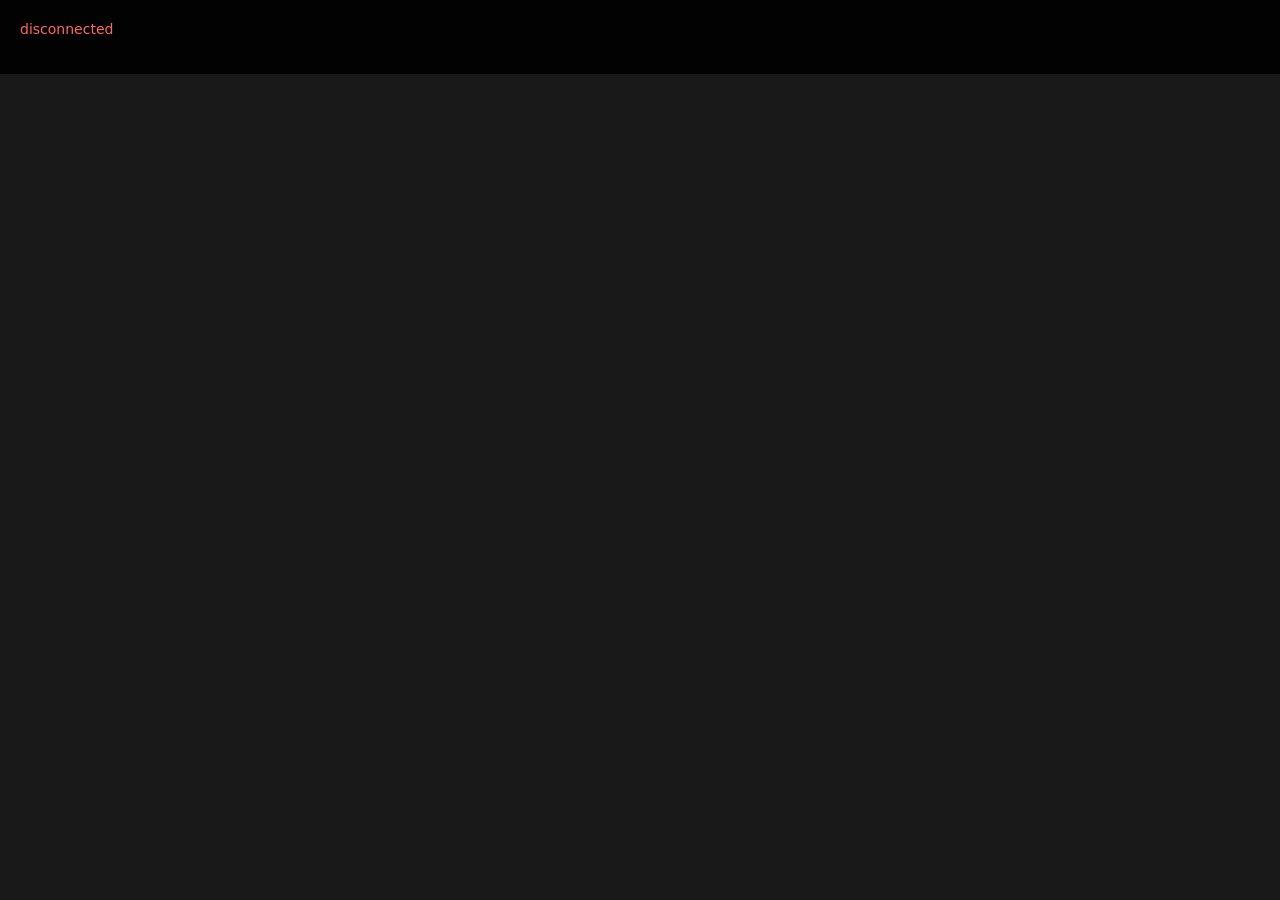
<file: overlay/index.html>
<!doctype html>
<html>
<head>
  <meta charset="utf-8" />
  <title>Live URL Overlay</title>
  <!-- ALLOW WEBSOCKETS -->
  <meta http-equiv="Content-Security-Policy"
        content="default-src 'self' data: blob:; connect-src 'self' ws:; style-src 'self' 'unsafe-inline';">
  <link rel="stylesheet" href="style.css" />
</head>
<body>
  <div id="overlay" class="stack">
    <div id="status" aria-live="polite"></div>
    <div id="title" class="row"></div>
    <div id="source" class="row"></div>
    <div id="page" class="row"></div>
  </div>
  <script src="overlay.js"></script>
</body>
</html>
</file>
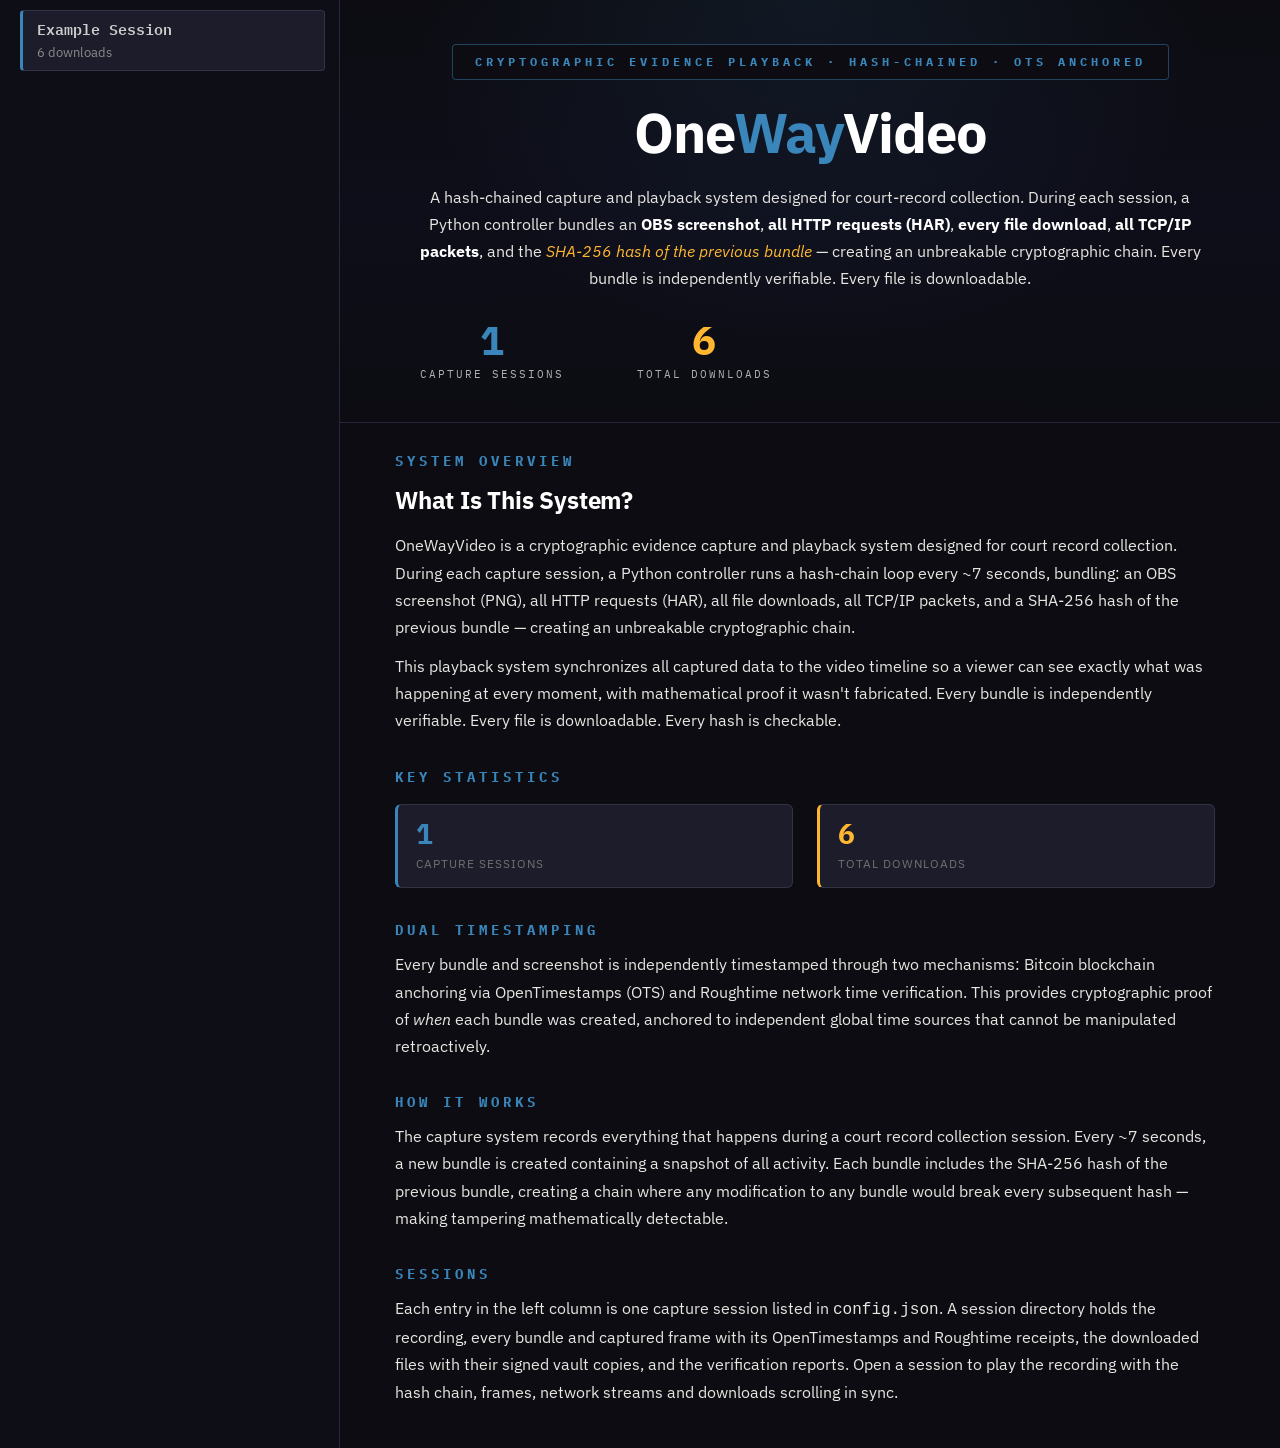
<file: playback/index.html>
<!doctype html>
<html lang="en">
<head>
  <meta charset="utf-8">
  <meta name="viewport" content="width=device-width, initial-scale=1.0">
  <title>One-Way-Video — Session Playback</title>
  <meta name="description" content="Synchronized playback of One-Way-Video capture sessions: the recording, the hash chain, captured frames, network streams and downloads on one timeline.">
  <link rel="preconnect" href="https://fonts.googleapis.com">
  <link href="https://fonts.googleapis.com/css2?family=IBM+Plex+Mono:wght@400;500;600;700&family=IBM+Plex+Sans:wght@400;500;600;700&display=swap" rel="stylesheet">
  <link rel="stylesheet" href="assets/css/main.css">
  <style>
    /* ── Unclamp the body flex from main.css so hero + content can both breathe ── */
    html, body { height: auto !important; min-height: 100% !important; }
    body { overflow-y: auto !important; }
    /* Layout spans the FULL viewport now — sidebar runs all the way to the
       left edge, main column takes the rest. No max-width on the layout. */
    .index-layout { min-height: 0 !important; }

    /* ── Forensic hero (sits INSIDE .index-main now, not above it) ──
       Gradient restored for depth; faint blue radial overlay on top-center
       gives the hero its forensic glow. Border-bottom provides the visual
       separation from the body content below. */
    .evi-hero {
      position: relative;
      padding: 44px 30px 38px;
      margin: -18px -48px 28px -38px;  /* bleed out to the main column's gutters */
      background: linear-gradient(180deg, #0c0c12 0%, #0e0e1a 50%, #0c0c12 100%);
      text-align: center;
      flex-shrink: 0;
      border-bottom: 1px solid #262638;
      overflow: hidden;
    }
    .evi-hero::before {
      content: '';
      position: absolute; inset: 0;
      background: radial-gradient(ellipse at 50% 0%, rgba(58,134,186,0.10) 0%, transparent 60%);
      pointer-events: none;
    }
    /* Hero content capped at 820 and centered inside the main column. */
    .evi-hero-inner { position: relative; max-width: 820px; margin: 0 auto; }
    .evi-hero-badge {
      display: inline-block;
      font-family: 'IBM Plex Mono', monospace;
      font-size: 12px; font-weight: 700;
      color: #3a86ba;
      letter-spacing: 4px;
      text-transform: uppercase;
      border: 1px solid rgba(58,134,186,0.45);
      padding: 8px 22px;
      border-radius: 4px;
      margin-bottom: 22px;
      background: #0c0c12;
    }
    .evi-hero-title {
      font-family: 'IBM Plex Sans', system-ui, sans-serif;
      font-size: 56px;
      font-weight: 700;
      color: #ffffff;
      line-height: 1.1;
      margin-bottom: 20px;
      letter-spacing: -1px;
    }
    .evi-hero-title em { font-style: normal; color: #3a86ba; }
    .evi-hero-subtitle {
      font-size: 16px;
      color: #b0b0b0;
      line-height: 1.75;
      max-width: 820px;
      margin: 0 auto 14px;
    }
    .evi-hero-subtitle strong { color: #ffffff; }
    .evi-hero-subtitle em { color: #ffb732; font-style: italic; }
    .evi-hero-case {
      display: inline-block;
      margin-top: 10px;
      font-family: 'IBM Plex Mono', monospace;
      font-size: 12px;
      color: #707070;
      letter-spacing: 2px;
    }
    .evi-hero-stats {
      display: grid;
      grid-template-columns: repeat(4, 1fr);
      gap: 28px;
      max-width: 820px;
      margin: 28px auto 0;
    }
    .evi-hero-stat { text-align: center; }
    .evi-hero-stat .val {
      font-family: 'IBM Plex Mono', monospace;
      font-size: 40px; font-weight: 700;
      color: #3a86ba;
      display: block; line-height: 1;
      letter-spacing: -0.5px;
    }
    .evi-hero-stat .val.gold  { color: #ffb732; }
    .evi-hero-stat .val.green { color: #2de0b6; }
    .evi-hero-stat .val.cyan  { color: #4eecc8; }
    .evi-hero-stat .val.white { color: #ffffff; }
    .evi-hero-stat .lbl {
      font-family: 'IBM Plex Mono', monospace;
      font-size: 11px;
      color: #b0b0b0;
      letter-spacing: 2px;
      text-transform: uppercase;
      margin-top: 8px;
    }
    @media (max-width: 768px) {
      .evi-hero { padding: 44px 20px 38px; }
      .evi-hero-title { font-size: 28px; }
      .evi-hero-subtitle { font-size: 14.5px; }
      .evi-hero-stats { grid-template-columns: repeat(2, 1fr); gap: 22px; }
      .evi-hero-stat .val { font-size: 22px; }
    }

    /* ── Hide the original header (replaced by hero) ── */
    .index-header { display: none !important; }

    /* ── Sidebar session-cards polish (blue left-edge, tighter, roomier gap) ──
       Full-viewport-left-edge vertical column. Width dialed back to 300px
       (from 380 — too wide). Top padding kept small so the first card sits
       close to the top of the sidebar band. */
    .index-sidebar {
      width: 340px !important;
      min-width: 340px !important;
      padding: 10px 14px 24px 20px !important;
      gap: 8px !important;
      background: #0e0e17;
      border-right: 1px solid #262638 !important;
    }
    .session-card {
      border-left: 3px solid #3a86ba !important;
      padding: 8px 14px !important;
      transition: all 0.2s !important;
    }
    .session-card:hover {
      border-left-color: #3a86ba !important;
      transform: translateX(3px) !important;
    }
    .session-card .card-name {
      color: #cccccc !important;
      font-size: 14.5px !important;
      margin-bottom: 2px !important;
    }
    .session-card:hover .card-name { color: #3a86ba !important; }
    .session-card .card-downloads {
      font-size: 13px !important;
      color: #8a8a8a !important;
    }

    /* ── Main content: tighter left padding so middle gutter matches outer gutters ── */
    .index-main { padding: 18px 48px 32px 38px !important; }
    /* Every direct body element inside .index-main is capped at 820 AND
       centered via margin auto — so on wide screens the text column stays
       aligned with the (also-centered) hero content above it, instead of
       left-hugging the column edge. */
    .index-main > h2,
    .index-main > h3,
    .index-main > p,
    .index-main > ul,
    .index-main > ol { max-width: 820px; margin-left: auto; margin-right: auto; }
    /* Stat grid matches the 820-body-column width and centers like the rest;
       cards have no max-width cap so all three fill the full grid evenly. */
    .stat-grid { max-width: 820px; margin-left: auto; margin-right: auto; }
    .stat-card { flex: 1 1 0; max-width: none; }

    /* ── Responsive — below 820 px the columns stack. MAIN (with hero) on
       TOP, sidebar on BOTTOM. Achieved with flex-direction: column-reverse
       since the DOM order is sidebar-then-main; the reverse flips them. ── */
    @media (max-width: 820px) {
      .index-body { flex-direction: column-reverse; }
      .index-sidebar {
        width: 100% !important;
        min-width: 0 !important;
        border-right: none !important;
        border-top: 1px solid #262638 !important;   /* divider above the sidebar, since it's now at the bottom */
        padding: 14px 16px 20px !important;
      }
      .index-main { padding: 14px 20px 28px !important; }
      .evi-hero { margin: -14px -20px 22px -20px !important; padding: 32px 20px 28px !important; }
      .evi-hero-title { font-size: 40px !important; }
    }

    /* ── Main content polish (section-label pattern for h2/h3) ── */
    .index-main h2 {
      color: #ffffff !important;
      font-family: 'IBM Plex Sans', system-ui, sans-serif !important;
      font-size: 24px !important;
      letter-spacing: -0.2px !important;
      margin-bottom: 14px !important;
      margin-top: 0 !important;
      position: relative;
      padding-top: 0;
    }
    .index-main h2::before {
      content: 'System Overview';
      display: block;
      font-family: 'IBM Plex Mono', monospace;
      font-size: 14px;
      font-weight: 700;
      letter-spacing: 4px;
      text-transform: uppercase;
      color: #3a86ba;
      margin-bottom: 10px;
    }
    .index-main h3 {
      font-family: 'IBM Plex Mono', monospace !important;
      font-size: 14px !important;
      letter-spacing: 4px !important;
      text-transform: uppercase !important;
      color: #3a86ba !important;
      margin: 32px auto 10px !important;  /* auto L/R so they center like the body text */
      font-weight: 700 !important;
      max-width: 820px;
    }

    /* Stat cards polish: tighter borders + unified blue primary (red retired) */
    .stat-card {
      border-left: 3px solid transparent !important;
      transition: border-color 0.2s;
    }
    .stat-card.red   { border-left-color: #3a86ba !important; }
    .stat-card.red .stat-value  { color: #3a86ba !important; }
    .stat-card.gold  { border-left-color: #ffb732 !important; }
    .stat-card.green { border-left-color: #2de0b6 !important; }

    /* Main text list bullets: red → blue */
    .index-main li::marker { color: #3a86ba !important; }
    .index-main a { color: #3a86ba !important; }
    .index-main a:hover { color: #ffffff !important; }

  </style>
</head>
<body>


  <div class="index-layout">

    <!-- Original header now hidden via CSS -->
    <div class="index-header">
      <h1>OneWayVideo</h1>
      <div class="subtitle">Cryptographic Evidence Playback System</div>
    </div>

    <div class="index-body">

      <!-- LEFT SIDEBAR: Session Navigation — runs full-height from top of
           .index-body (below the page header) all the way down. Buttons
           start at the top of this column. -->
      <div class="index-sidebar" id="session-nav"></div>

      <!-- RIGHT PANEL: Hero + System Information (hero now lives inside
           the main column so it aligns horizontally with the text below) -->
      <div class="index-main">

        <!-- HERO — inside the main column, not the full viewport -->
        <section class="evi-hero">
          <div class="evi-hero-inner">
            <div class="evi-hero-badge">Cryptographic Evidence Playback &middot; Hash-Chained &middot; OTS Anchored</div>
            <h1 class="evi-hero-title">One<em>Way</em>Video</h1>
            <p class="evi-hero-subtitle">
              A hash-chained capture and playback system designed for court-record collection. During each session, a Python
              controller bundles an <strong>OBS screenshot</strong>, <strong>all HTTP requests (HAR)</strong>, <strong>every
              file download</strong>, <strong>all TCP/IP packets</strong>, and the <em>SHA-256 hash of the previous bundle</em>
              &mdash; creating an unbreakable cryptographic chain. Every bundle is independently verifiable. Every file is downloadable.
            </p>
            <div class="evi-hero-stats">
              <div class="evi-hero-stat"><span class="val" id="hero-session-count">&mdash;</span><span class="lbl">Capture Sessions</span></div>
              <div class="evi-hero-stat"><span class="val gold" id="hero-total-dl">&mdash;</span><span class="lbl">Total Downloads</span></div>
            </div>
          </div>
        </section>

        <h2>What Is This System?</h2>
        <p>
          OneWayVideo is a cryptographic evidence capture and playback system designed for court record collection.
          During each capture session, a Python controller runs a hash-chain loop every ~7 seconds, bundling:
          an OBS screenshot (PNG), all HTTP requests (HAR), all file downloads, all TCP/IP packets, and a
          SHA-256 hash of the previous bundle — creating an unbreakable cryptographic chain.
        </p>
        <p>
          This playback system synchronizes all captured data to the video timeline so a viewer can see
          exactly what was happening at every moment, with mathematical proof it wasn't fabricated.
          Every bundle is independently verifiable. Every file is downloadable. Every hash is checkable.
        </p>

        <h3>Key Statistics</h3>
        <div class="stat-grid">
          <div class="stat-card red">
            <div class="stat-value" id="session-count">---</div>
            <div class="stat-label">Capture Sessions</div>
          </div>
          <div class="stat-card gold">
            <div class="stat-value" id="total-downloads">---</div>
            <div class="stat-label">Total Downloads</div>
          </div>
        </div>

        <h3>Dual Timestamping</h3>
        <p>
          Every bundle and screenshot is independently timestamped through two mechanisms:
          Bitcoin blockchain anchoring via OpenTimestamps (OTS) and Roughtime network time verification.
          This provides cryptographic proof of <em>when</em> each bundle was created, anchored to
          independent global time sources that cannot be manipulated retroactively.
        </p>

        <h3>How It Works</h3>
        <p>
          The capture system records everything that happens during a court record collection session.
          Every ~7 seconds, a new bundle is created containing a snapshot of all activity.
          Each bundle includes the SHA-256 hash of the previous bundle, creating a chain where
          any modification to any bundle would break every subsequent hash — making tampering
          mathematically detectable.
        </p>

        <h3>Sessions</h3>
        <p>
          Each entry in the left column is one capture session listed in <code>config.json</code>.
          A session directory holds the recording, every bundle and captured frame with its
          OpenTimestamps and Roughtime receipts, the downloaded files with their signed vault copies,
          and the verification reports. Open a session to play the recording with the hash chain,
          frames, network streams and downloads scrolling in sync.
        </p>
      </div>

    </div>
  </div>

  <script type="module">
    async function main() {
      const resp = await fetch('config.json', { cache: 'no-store' });
      if (!resp.ok) throw new Error('Failed to load config.json');
      const config = await resp.json();

      const nav = document.getElementById('session-nav');
      let totalDownloads = 0;

      for (const session of config.sessions) {
        totalDownloads += session.downloads || 0;

        const card = document.createElement('a');
        card.href = 'pages/' + session.slug + '.html';
        card.className = 'session-card';
        card.innerHTML = `
          <div class="card-name">${esc(session.name)}</div>
          <div class="card-downloads">${session.downloads} downloads</div>
        `;
        nav.appendChild(card);
      }

      const totalEl = document.getElementById('total-downloads');
      if (totalEl) totalEl.textContent = totalDownloads.toLocaleString();
      const heroTotalEl = document.getElementById('hero-total-dl');
      if (heroTotalEl) heroTotalEl.textContent = totalDownloads.toLocaleString();
      for (const id of ['session-count', 'hero-session-count']) {
        const el = document.getElementById(id);
        if (el) el.textContent = String(config.sessions.length);
      }
    }

    function esc(s) {
      const d = document.createElement('div');
      d.textContent = s;
      return d.innerHTML;
    }

    main().catch(e => {
      console.error(e);
      document.body.innerHTML = '<div style="padding:40px;color:#ff5545;font-size:20px">Error: ' + e.message + '</div>';
    });
  </script>

</body>
</html>
</file>
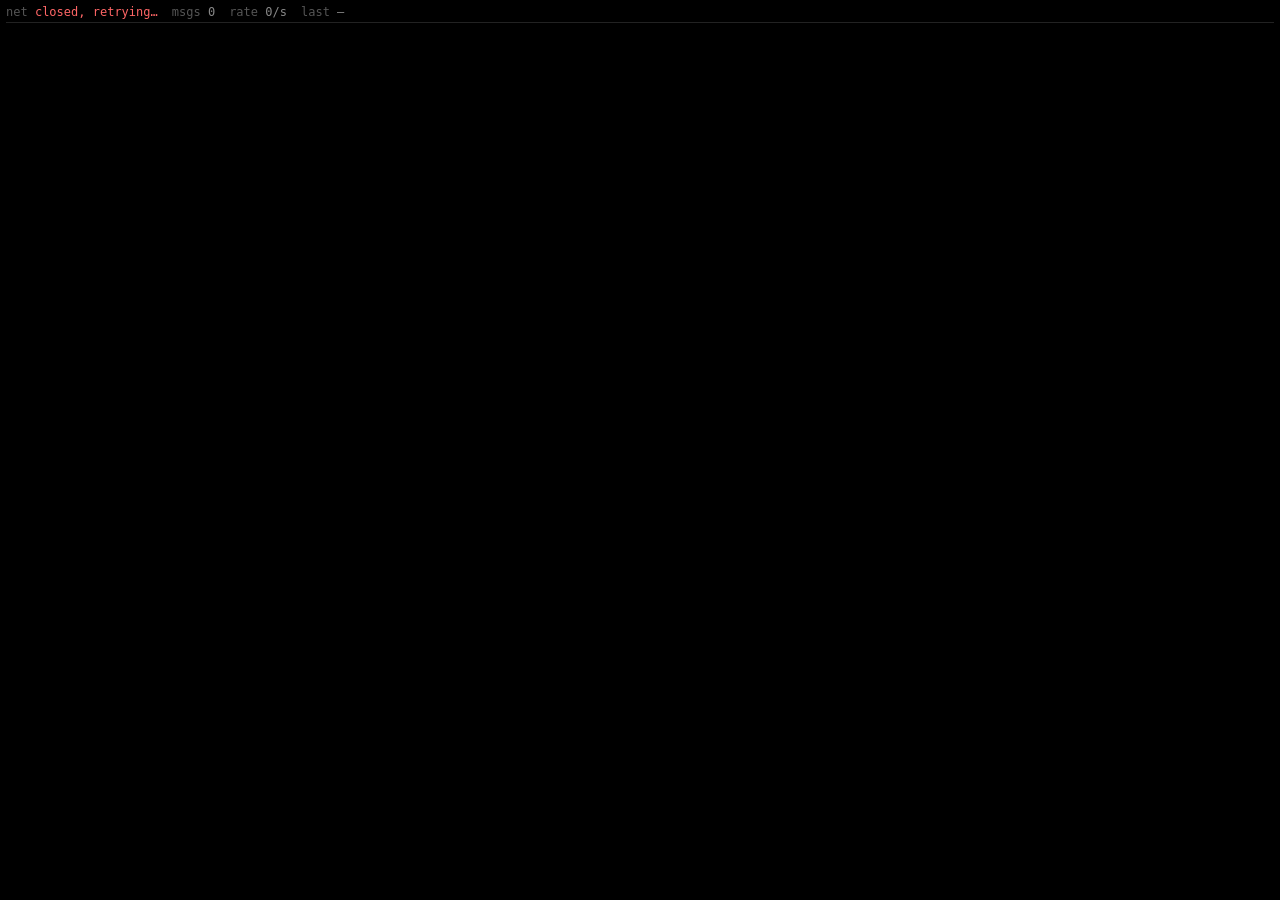
<file: overlay/tshark_keepalive.html>
<!doctype html>
<html lang="en">
<head>
<meta charset="utf-8">
<title>tshark live</title>
<style>
  html, body {
    margin: 0; padding: 0;
    background: #000; color: #ccc;
    font: 12px/1.35 "JetBrains Mono", "DejaVu Sans Mono", "Liberation Mono", monospace;
    overflow: hidden;
  }
  body { padding: 4px 6px; }
  #hdr {
    display: flex; gap: 14px; align-items: baseline;
    color: #888; padding-bottom: 2px;
    border-bottom: 1px solid #222; margin-bottom: 3px;
    white-space: nowrap;
  }
  #hdr .lbl { color: #555; }
  #hdr #state.ok    { color: #6f6; }
  #hdr #state.bad   { color: #f66; }
  #hdr #state.wait  { color: #fc6; }
  #rows { font-variant-numeric: tabular-nums; }
  .row { display: grid;
         grid-template-columns: 7.5em 5.5em 1fr 4em;
         gap: 8px; white-space: nowrap;
         overflow: hidden; text-overflow: ellipsis; }
  .row .t   { color: #777; }
  .row .p   { color: #8cf; }
  .row .p.tls    { color: #6c9eff; }
  .row .p.tcp    { color: #79e5b3; }
  .row .p.udp    { color: #d8b46b; }
  .row .p.dns    { color: #c08aff; }
  .row .p.quic   { color: #f08a8a; }
  .row .p.arp    { color: #666; }
  .row .p.http   { color: #ffd25e; }
  .row .p.icmpv4,
  .row .p.icmpv6 { color: #ff9ed8; }
  .row .ep  { color: #bbb; }
  .row .ep .arr { color: #555; padding: 0 4px; }
  .row .ep .port { color: #888; }
  .row .l   { color: #888; text-align: right; }
  .new { animation: pulse 0.4s ease-out; }
  @keyframes pulse { from { background: #1a2a18; } to { background: transparent; } }
</style>
</head>
<body>
<div id="hdr">
  <span><span class="lbl">net</span> <span id="state" class="wait">connecting…</span></span>
  <span><span class="lbl">msgs</span> <span id="msgs">0</span></span>
  <span><span class="lbl">rate</span> <span id="rate">0</span>/s</span>
  <span><span class="lbl">last</span> <span id="last">—</span></span>
</div>
<div id="rows"></div>

<script>
"use strict";
const URL = "ws://127.0.0.1:9001";
const MAX_ROWS = 14;

const els = {
  state: document.getElementById("state"),
  msgs:  document.getElementById("msgs"),
  rate:  document.getElementById("rate"),
  last:  document.getElementById("last"),
  rows:  document.getElementById("rows"),
};

let ws = null;
let total = 0;
let windowCount = 0;  // for rolling 1s rate
let lastEpoch = null;

function setState(text, klass) {
  els.state.textContent = text;
  els.state.className = klass;
}

function fmtTime(epoch) {
  if (!epoch || isNaN(epoch)) return "—";
  const d = new Date(epoch * 1000);
  const hh = String(d.getHours()).padStart(2, "0");
  const mm = String(d.getMinutes()).padStart(2, "0");
  const ss = String(d.getSeconds()).padStart(2, "0");
  const ms = String(d.getMilliseconds()).padStart(3, "0");
  return `${hh}:${mm}:${ss}.${ms}`;
}

function protoClass(proto) {
  const p = proto.toLowerCase();
  if (p.startsWith("tls"))  return "tls";
  if (p === "tcp")          return "tcp";
  if (p === "udp")          return "udp";
  if (p === "dns" || p === "mdns") return "dns";
  if (p === "quic")         return "quic";
  if (p === "arp")          return "arp";
  if (p === "http" || p === "http/2") return "http";
  if (p === "icmp")         return "icmpv4";
  if (p === "icmpv6")       return "icmpv6";
  return "";
}

function shortIp(ip) {
  if (!ip) return "—";
  // IPv6 is long; truncate to first+last hextet for readability.
  if (ip.includes(":") && ip.length > 22) {
    const parts = ip.split(":");
    return parts[0] + "…" + parts[parts.length - 1];
  }
  return ip;
}

function makeRow(line) {
  // tshark output: time|proto|ip.src|tcp.srcport|udp.srcport|ip.dst|tcp.dstport|udp.dstport|frame.len
  const f = line.split("|");
  const epoch = parseFloat(f[0]);
  const proto = f[1] || "?";
  const src   = f[2] || "";
  const sport = f[3] || f[4] || "";
  const dst   = f[5] || "";
  const dport = f[6] || f[7] || "";
  const flen  = f[8] || "";

  const row = document.createElement("div");
  row.className = "row new";
  row.innerHTML =
    `<span class="t">${fmtTime(epoch)}</span>` +
    `<span class="p ${protoClass(proto)}">${proto}</span>` +
    `<span class="ep">${shortIp(src)}` +
      (sport ? `<span class="port">:${sport}</span>` : "") +
      `<span class="arr">→</span>` +
      `${shortIp(dst)}` +
      (dport ? `<span class="port">:${dport}</span>` : "") +
    `</span>` +
    `<span class="l">${flen}</span>`;
  return { row, epoch };
}

function pushRow(line) {
  const { row, epoch } = makeRow(line);
  els.rows.appendChild(row);
  while (els.rows.childElementCount > MAX_ROWS) {
    els.rows.removeChild(els.rows.firstChild);
  }
  if (!isNaN(epoch)) lastEpoch = epoch;
}

setInterval(() => {
  els.rate.textContent = windowCount;
  windowCount = 0;
  els.last.textContent = lastEpoch ? fmtTime(lastEpoch) : "—";
}, 1000);

function connect() {
  setState("connecting…", "wait");
  try {
    ws = new WebSocket(URL);
  } catch (e) {
    setState("error", "bad");
    setTimeout(connect, 1500);
    return;
  }
  ws.onopen = () => setState("connected " + URL, "ok");
  ws.onmessage = (ev) => {
    total++;
    windowCount++;
    els.msgs.textContent = total.toLocaleString();
    // websocat may send multi-line frames; split just in case.
    const lines = String(ev.data).split("\n");
    for (const ln of lines) {
      if (!ln) continue;
      pushRow(ln);
    }
  };
  ws.onclose = () => {
    setState("closed, retrying…", "bad");
    setTimeout(connect, 1000);
  };
  ws.onerror = () => { try { ws.close(); } catch (_) {} };
}
connect();
</script>
</body>
</html>
</file>
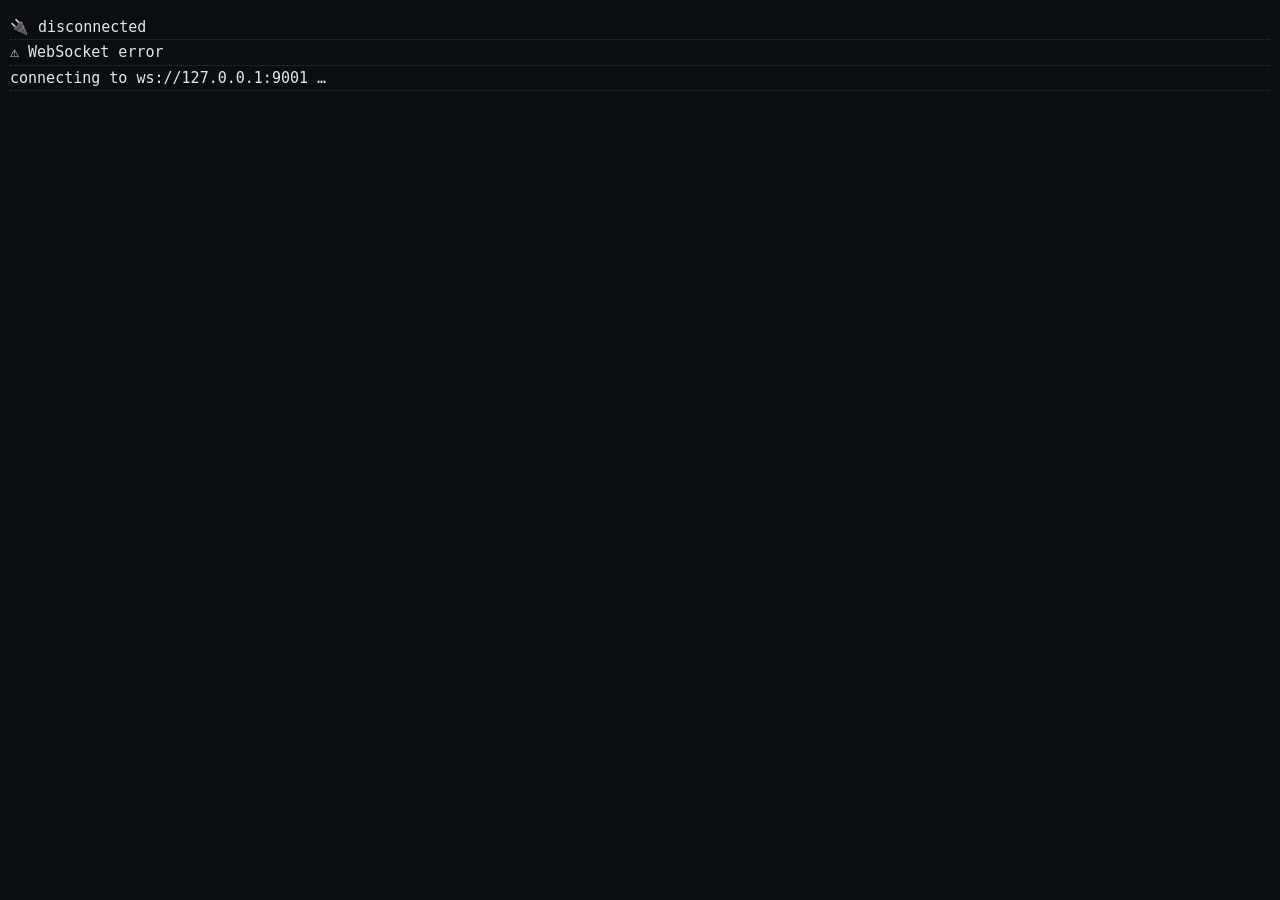
<file: overlay/tshark_viewer.html>
<!doctype html>
<meta charset="utf-8">
<title>tshark live</title>
<style id="dynamic-style"></style>
<pre id="out"></pre>
<script>
// === CUSTOM VARIABLES ===
const bgColor   = "#0b0e11";   // background
const fontColor = "#e6e6e6";   // text color
const fontSize  = "15px";      // font size

// Apply them to the page
document.getElementById("dynamic-style").textContent = `
  body { background:${bgColor}; color:${fontColor}; margin:10px; }
  #out  { font:${fontSize}/1.35 monospace; white-space:pre-wrap; }
  .line { border-bottom:1px dotted #333; padding:2px 0; }
`;

// === WEBSOCKET VIEWER ===
const WS_URL = 'ws://127.0.0.1:9001';
const out = document.getElementById('out');
function add(text){
  const d=document.createElement('div');
  d.className='line';
  d.textContent=text;
  out.prepend(d);
  while(out.childNodes.length>1000) out.removeChild(out.lastChild);
}

function summarizePipes(line) {
  const p=(line+'|||||||||').split('|');
  const t=p[0], proto=p[1], src=p[2], tcp_s=p[3], udp_s=p[4],
        dst=p[5], tcp_d=p[6], udp_d=p[7], len=p[8];
  const sport=tcp_s||udp_s||'', dport=tcp_d||udp_d||'';
  const left=src?(src+(sport?':'+sport:'')):'';
  const right=dst?(dst+(dport?':'+dport:'')):'';
  return (left||right)
    ? `${t}  ${left}  →  ${right}  ${proto}  [len=${len}]`
    : `${t}  ${proto}  [len=${len}]`;
}

let buf='';
add(`connecting to ${WS_URL} …`);
const ws=new WebSocket(WS_URL);
ws.onopen =()=>add(`✅ connected: ${WS_URL}`);
ws.onclose=()=>add('🔌 disconnected');
ws.onerror=(e)=>{add('⚠️ WebSocket error');console.error(e)};
ws.onmessage=(e)=>{
  buf+=String(e.data);
  const lines=buf.split('\n'); buf=lines.pop();
  for(const line of lines){
    if(!line) continue;
    if(line.includes('|')) add(summarizePipes(line));
    else add(line);
  }
};
</script>
</file>
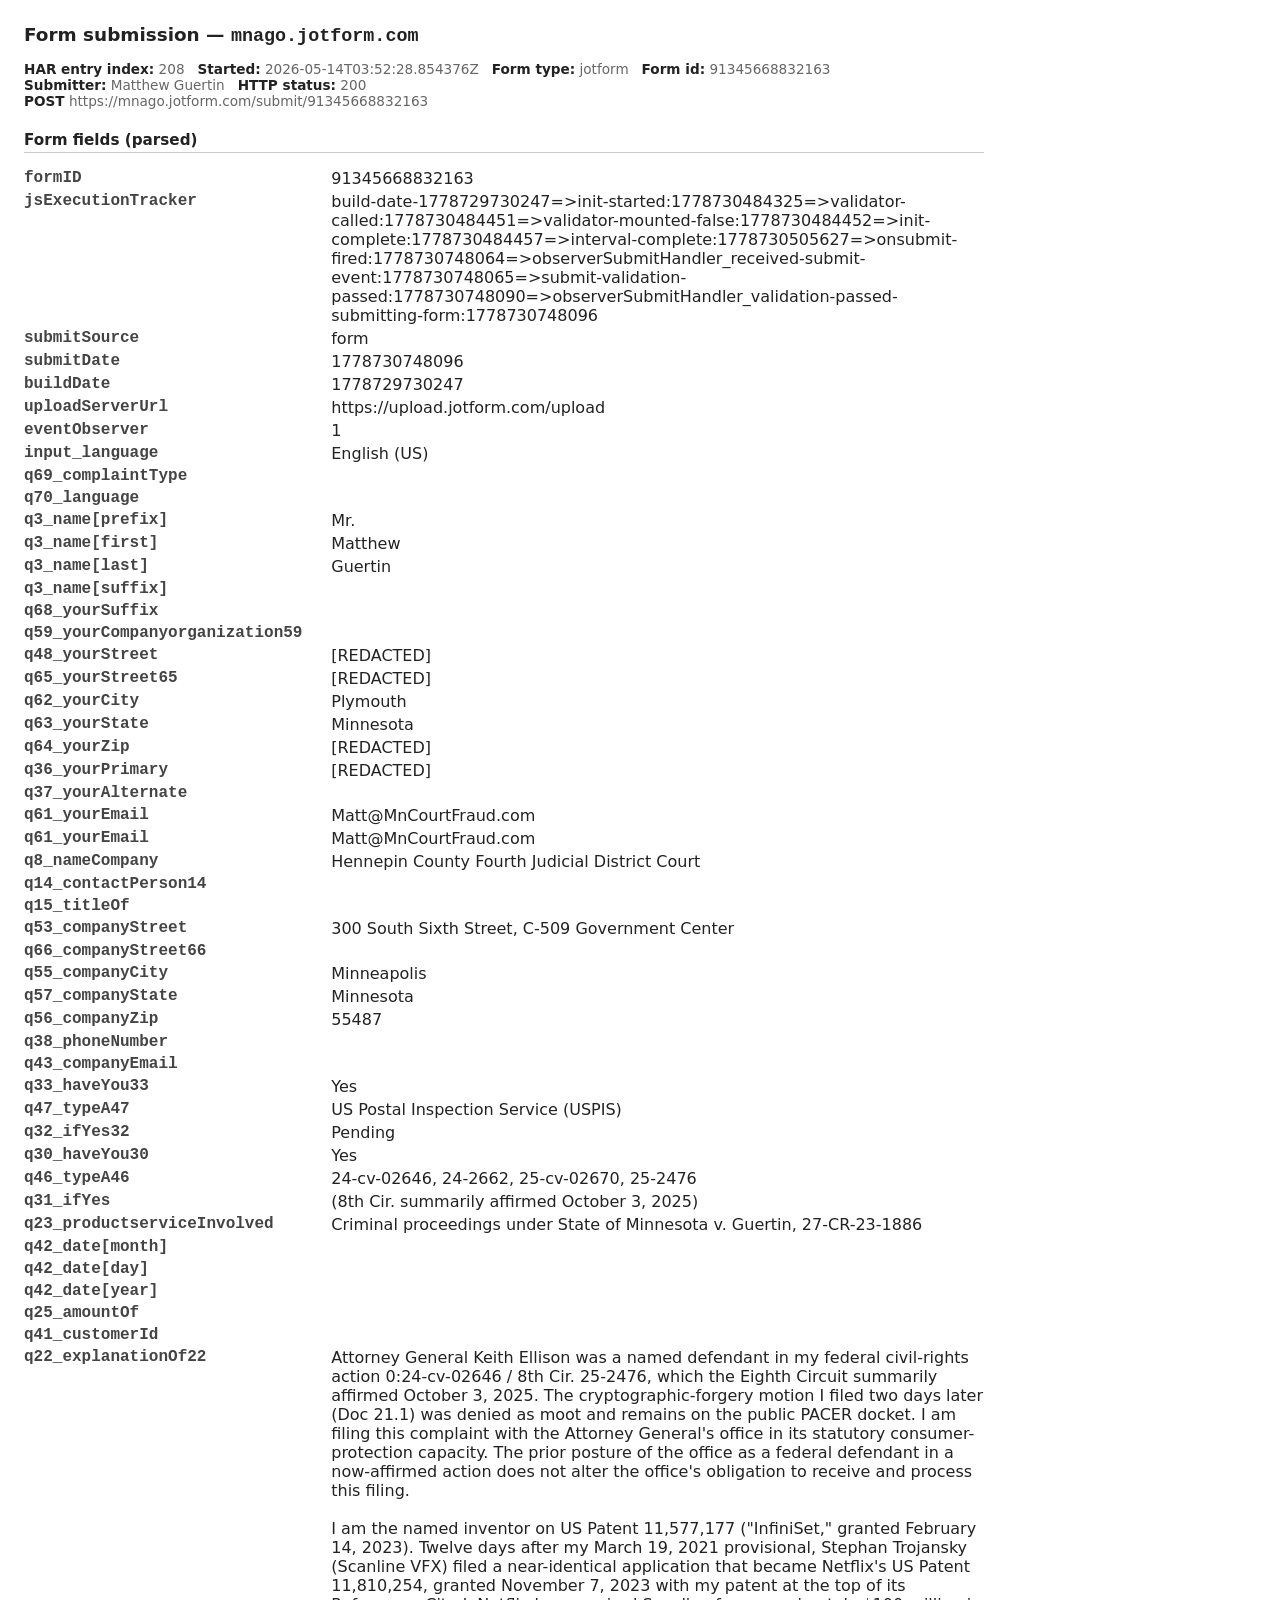
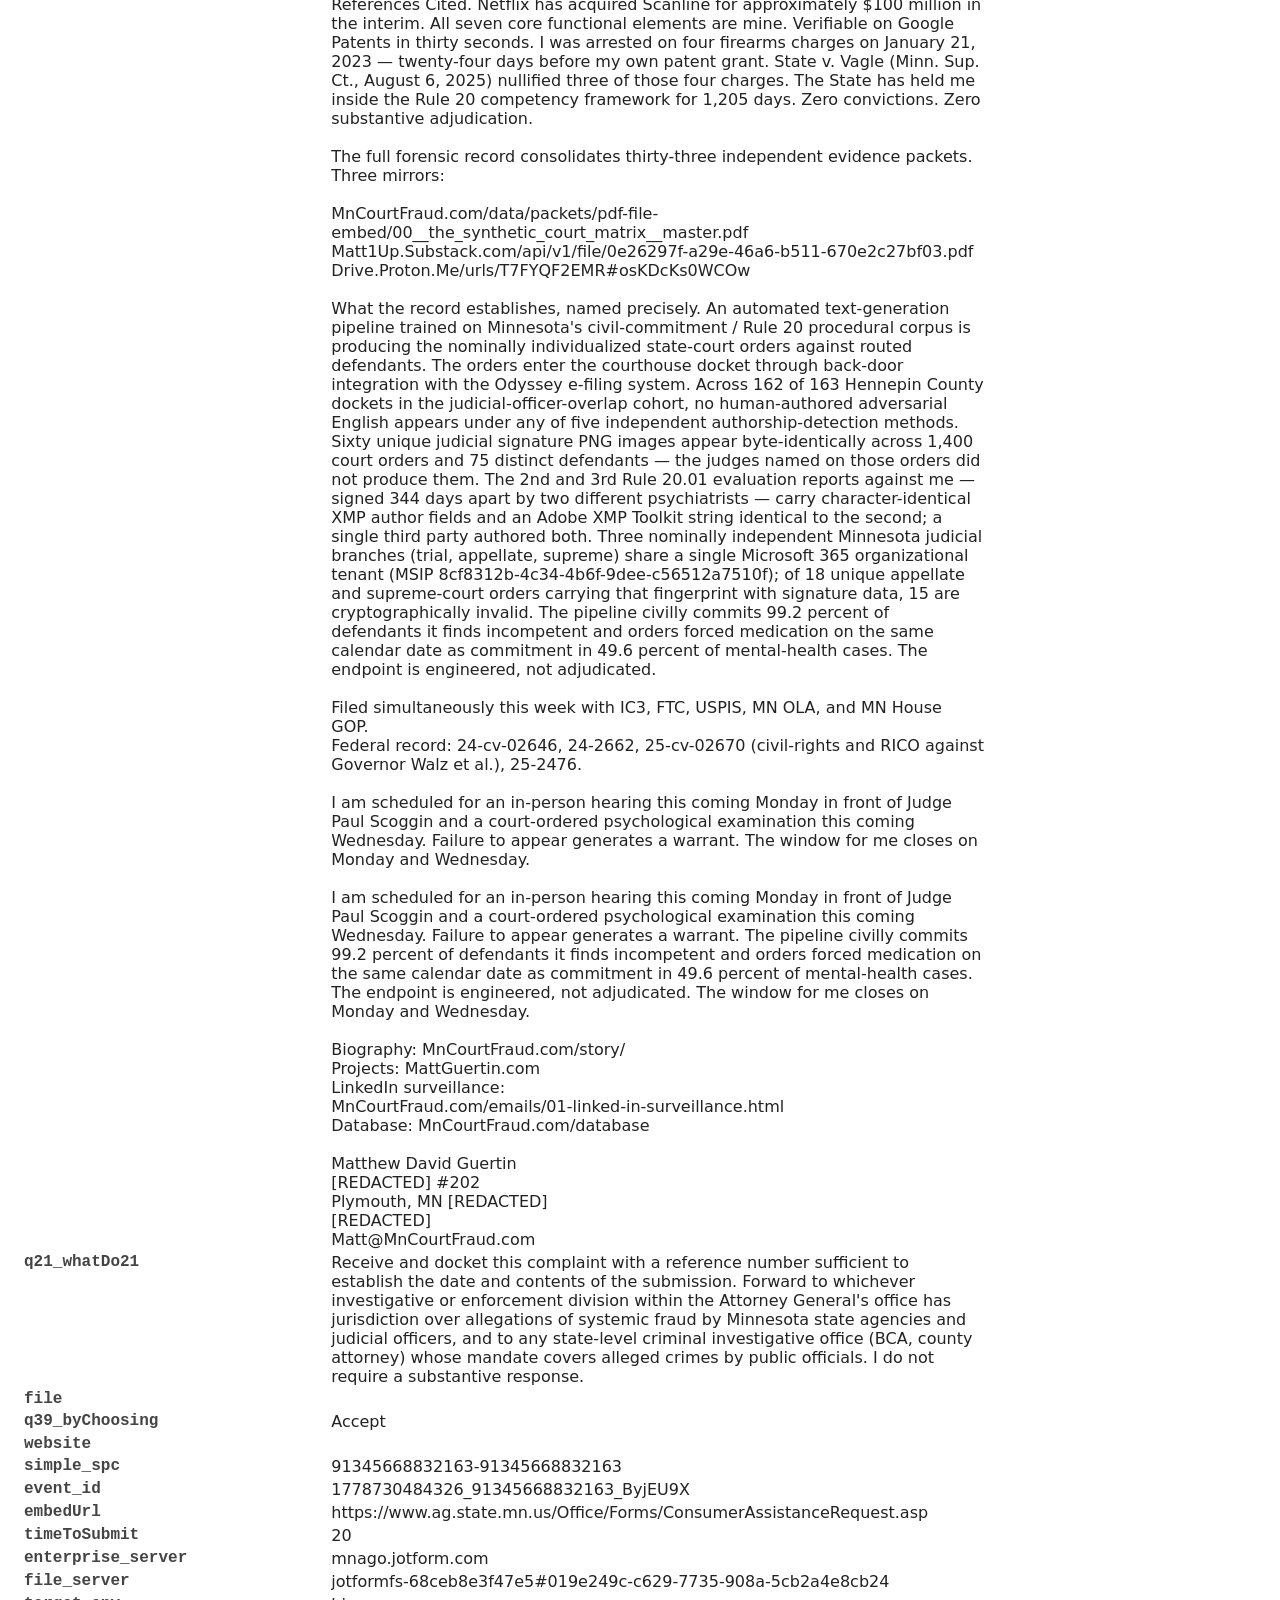
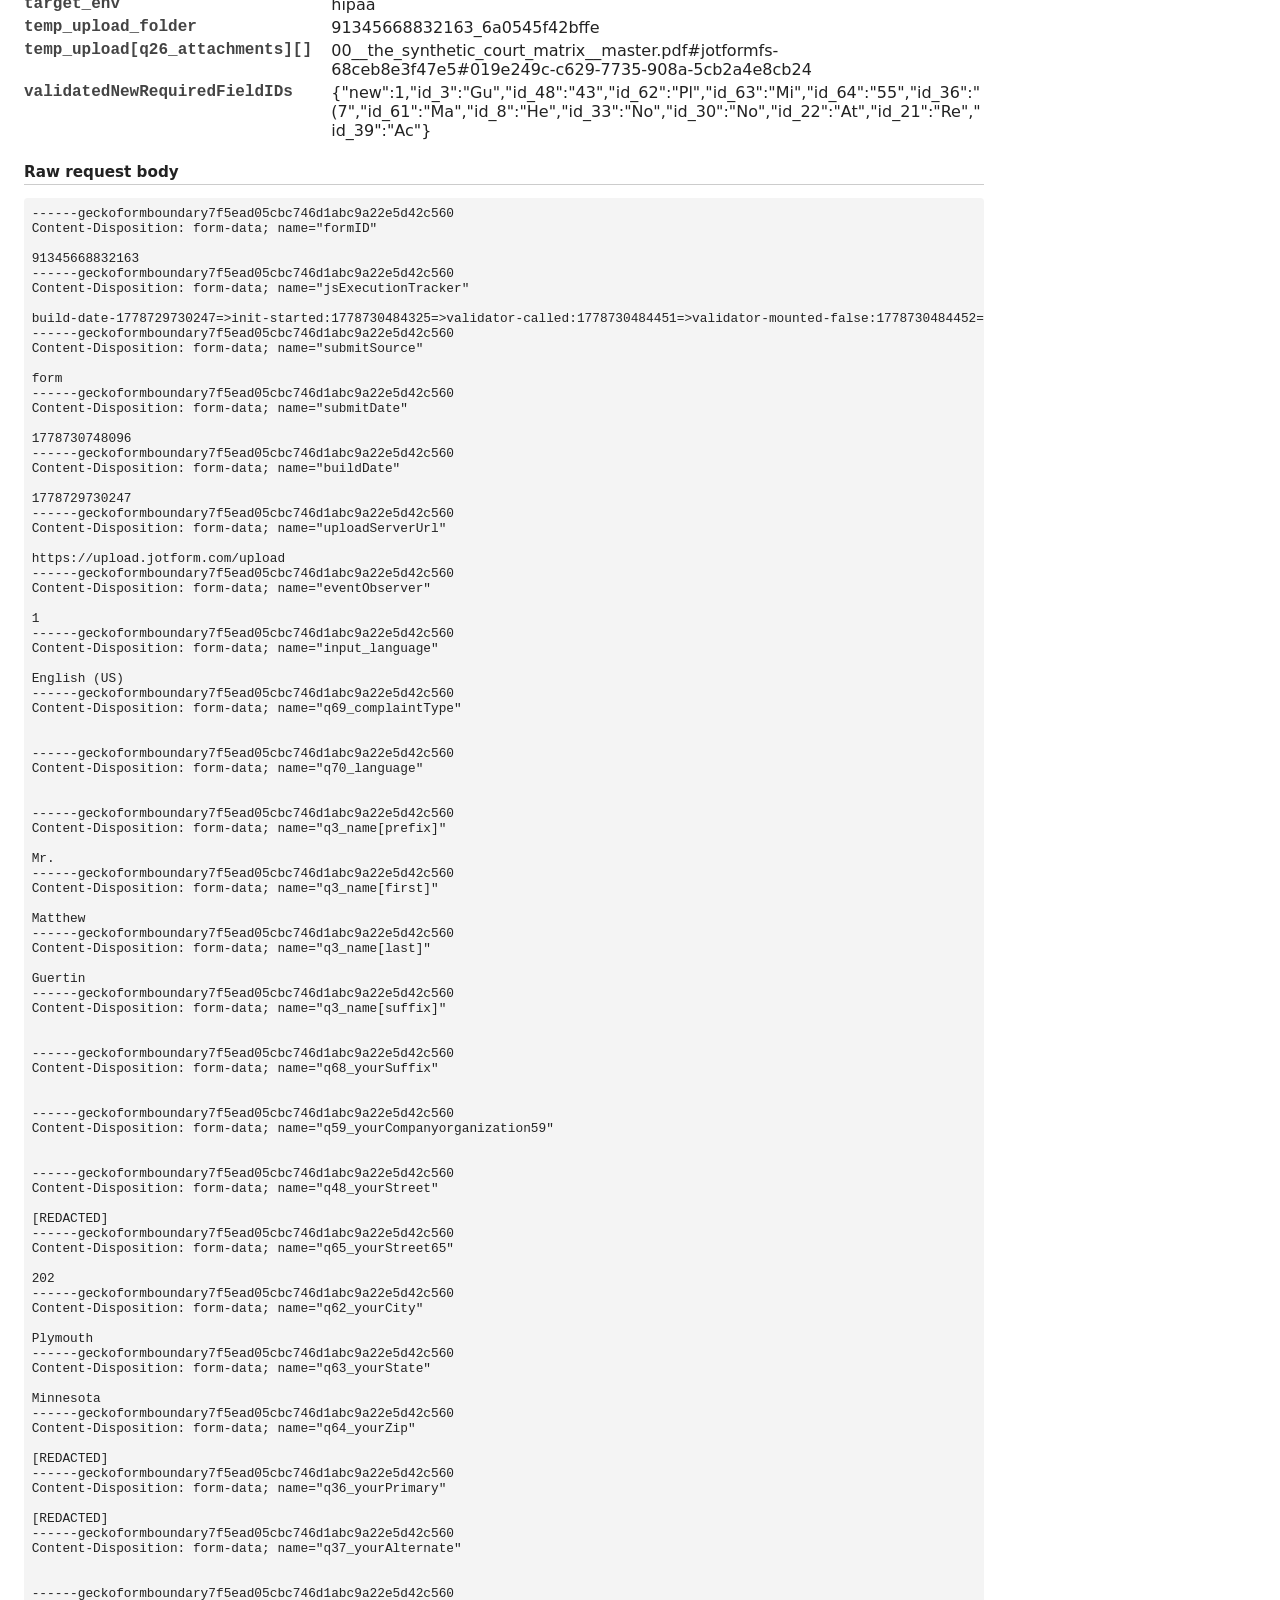
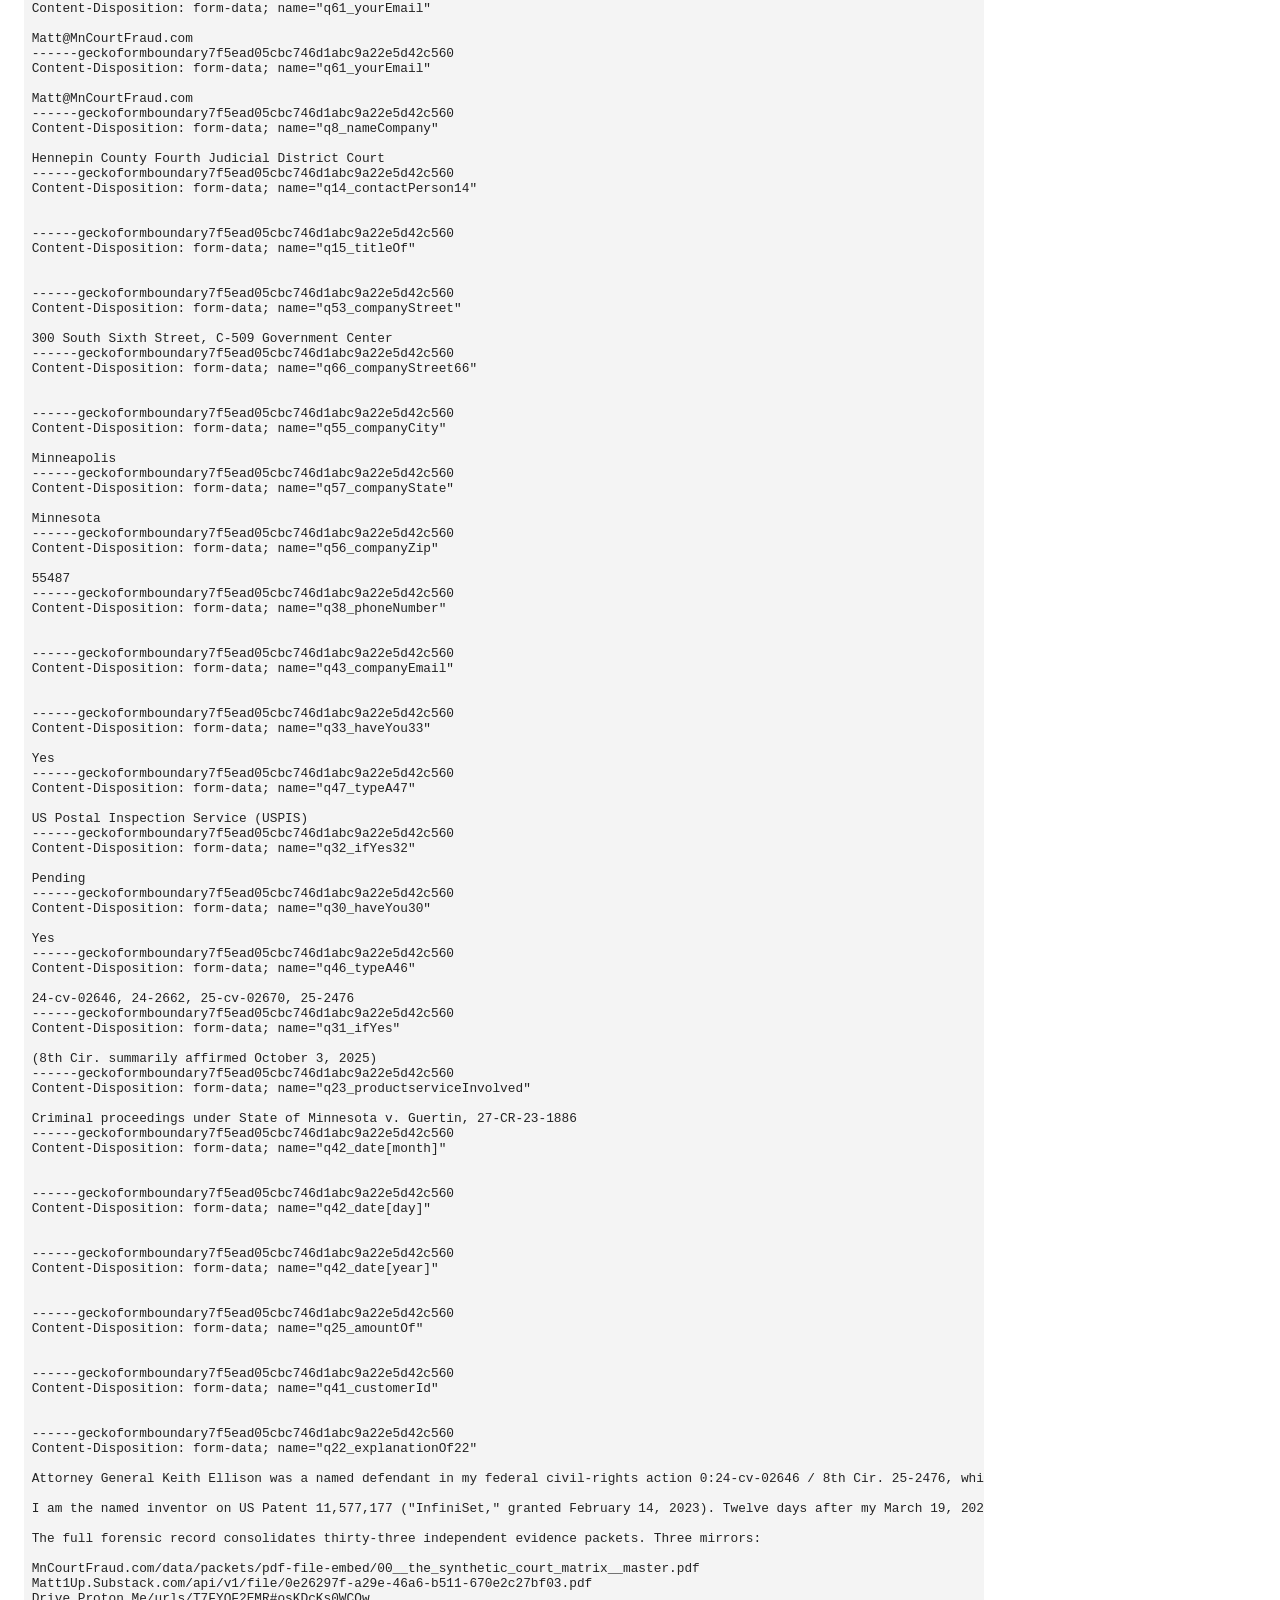
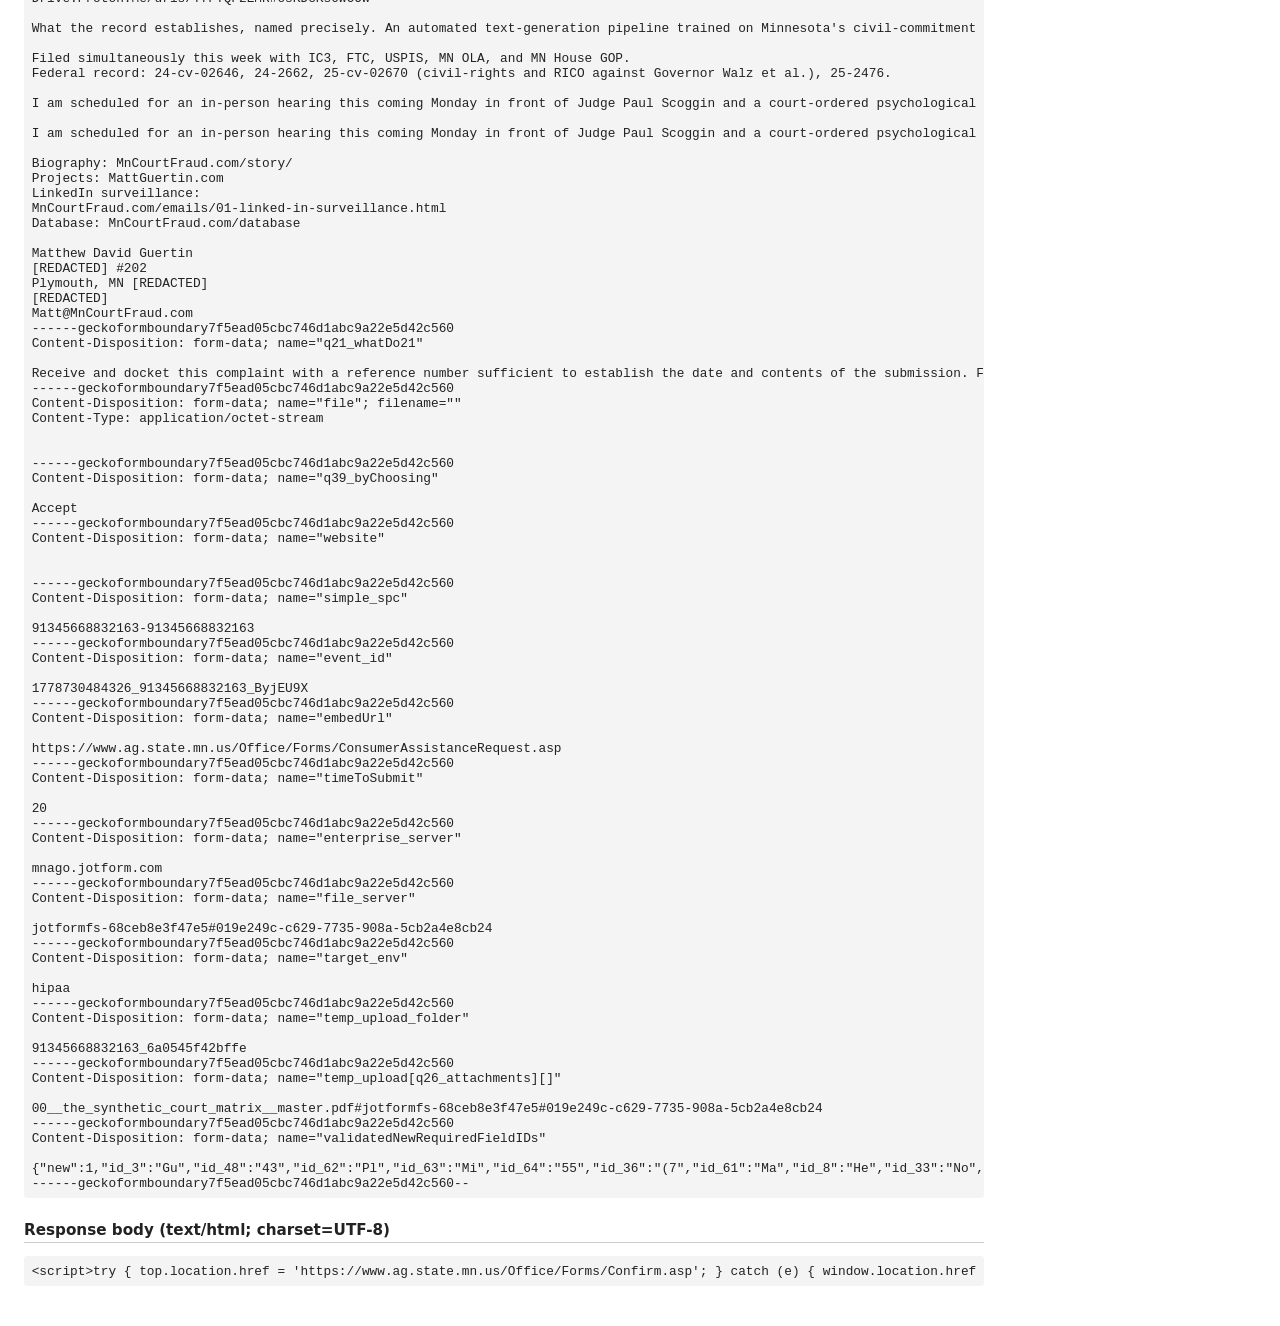
<file: examples/fraud-reports-session/filed-complaints/208_mnago-jotform-com.formsub.html>
<!DOCTYPE html>
<html lang="en">
<head>
<meta charset="utf-8">
<title>Form submission &#8212; mnago.jotform.com &#8212; entry 208</title>
<style>
 body{font-family:system-ui,-apple-system,sans-serif;margin:1.5em;max-width:60rem;color:#222;}
 h1{font-size:1.15rem;} h2{font-size:0.95rem;margin-top:1.5em;border-bottom:1px solid #ccc;padding-bottom:.2em;}
 dl{display:grid;grid-template-columns:max-content 1fr;column-gap:1.2em;row-gap:.25em;}
 dt{font-weight:600;color:#444;font-family:ui-monospace,Menlo,monospace;}
 dd{margin:0;white-space:pre-wrap;word-break:break-word;}
 pre{background:#f4f4f4;padding:.6em;border-radius:.3em;overflow-x:auto;font-size:.8rem;}
 .meta{color:#666;font-size:.85rem;} .meta b{color:#222;}
</style>
</head>
<body>
<h1>Form submission &mdash; <code>mnago.jotform.com</code></h1>
<p class="meta">
  <b>HAR entry index:</b> 208 &nbsp; <b>Started:</b> 2026-05-14T03:52:28.854376Z &nbsp;
  <b>Form type:</b> jotform &nbsp; <b>Form id:</b> 91345668832163<br>
  <b>Submitter:</b> Matthew Guertin &nbsp; <b>HTTP status:</b> 200<br>
  <b>POST</b> https://mnago.jotform.com/submit/91345668832163
</p>
<h2>Form fields (parsed)</h2>
<dl>
<dt>formID</dt><dd>91345668832163</dd>
<dt>jsExecutionTracker</dt><dd>build-date-1778729730247=&gt;init-started:1778730484325=&gt;validator-called:1778730484451=&gt;validator-mounted-false:1778730484452=&gt;init-complete:1778730484457=&gt;interval-complete:1778730505627=&gt;onsubmit-fired:1778730748064=&gt;observerSubmitHandler_received-submit-event:1778730748065=&gt;submit-validation-passed:1778730748090=&gt;observerSubmitHandler_validation-passed-submitting-form:1778730748096</dd>
<dt>submitSource</dt><dd>form</dd>
<dt>submitDate</dt><dd>1778730748096</dd>
<dt>buildDate</dt><dd>1778729730247</dd>
<dt>uploadServerUrl</dt><dd>https://upload.jotform.com/upload</dd>
<dt>eventObserver</dt><dd>1</dd>
<dt>input_language</dt><dd>English (US)</dd>
<dt>q69_complaintType</dt><dd></dd>
<dt>q70_language</dt><dd></dd>
<dt>q3_name[prefix]</dt><dd>Mr.</dd>
<dt>q3_name[first]</dt><dd>Matthew</dd>
<dt>q3_name[last]</dt><dd>Guertin</dd>
<dt>q3_name[suffix]</dt><dd></dd>
<dt>q68_yourSuffix</dt><dd></dd>
<dt>q59_yourCompanyorganization59</dt><dd></dd>
<dt>q48_yourStreet</dt><dd>[REDACTED]</dd>
<dt>q65_yourStreet65</dt><dd>[REDACTED]</dd>
<dt>q62_yourCity</dt><dd>Plymouth</dd>
<dt>q63_yourState</dt><dd>Minnesota</dd>
<dt>q64_yourZip</dt><dd>[REDACTED]</dd>
<dt>q36_yourPrimary</dt><dd>[REDACTED]</dd>
<dt>q37_yourAlternate</dt><dd></dd>
<dt>q61_yourEmail</dt><dd>Matt@MnCourtFraud.com</dd>
<dt>q61_yourEmail</dt><dd>Matt@MnCourtFraud.com</dd>
<dt>q8_nameCompany</dt><dd>Hennepin County Fourth Judicial District Court</dd>
<dt>q14_contactPerson14</dt><dd></dd>
<dt>q15_titleOf</dt><dd></dd>
<dt>q53_companyStreet</dt><dd>300 South Sixth Street, C-509 Government Center</dd>
<dt>q66_companyStreet66</dt><dd></dd>
<dt>q55_companyCity</dt><dd>Minneapolis</dd>
<dt>q57_companyState</dt><dd>Minnesota</dd>
<dt>q56_companyZip</dt><dd>55487</dd>
<dt>q38_phoneNumber</dt><dd></dd>
<dt>q43_companyEmail</dt><dd></dd>
<dt>q33_haveYou33</dt><dd>Yes</dd>
<dt>q47_typeA47</dt><dd>US Postal Inspection Service (USPIS)</dd>
<dt>q32_ifYes32</dt><dd>Pending</dd>
<dt>q30_haveYou30</dt><dd>Yes</dd>
<dt>q46_typeA46</dt><dd>24-cv-02646, 24-2662, 25-cv-02670, 25-2476</dd>
<dt>q31_ifYes</dt><dd>(8th Cir. summarily affirmed October 3, 2025)</dd>
<dt>q23_productserviceInvolved</dt><dd>Criminal proceedings under State of Minnesota v. Guertin, 27-CR-23-1886</dd>
<dt>q42_date[month]</dt><dd></dd>
<dt>q42_date[day]</dt><dd></dd>
<dt>q42_date[year]</dt><dd></dd>
<dt>q25_amountOf</dt><dd></dd>
<dt>q41_customerId</dt><dd></dd>
<dt>q22_explanationOf22</dt><dd>Attorney General Keith Ellison was a named defendant in my federal civil-rights action 0:24-cv-02646 / 8th Cir. 25-2476, which the Eighth Circuit summarily affirmed October 3, 2025. The cryptographic-forgery motion I filed two days later (Doc 21.1) was denied as moot and remains on the public PACER docket. I am filing this complaint with the Attorney General&#x27;s office in its statutory consumer-protection capacity. The prior posture of the office as a federal defendant in a now-affirmed action does not alter the office&#x27;s obligation to receive and process this filing.

I am the named inventor on US Patent 11,577,177 (&quot;InfiniSet,&quot; granted February 14, 2023). Twelve days after my March 19, 2021 provisional, Stephan Trojansky (Scanline VFX) filed a near-identical application that became Netflix&#x27;s US Patent 11,810,254, granted November 7, 2023 with my patent at the top of its References Cited. Netflix has acquired Scanline for approximately $100 million in the interim. All seven core functional elements are mine. Verifiable on Google Patents in thirty seconds. I was arrested on four firearms charges on January 21, 2023 — twenty-four days before my own patent grant. State v. Vagle (Minn. Sup. Ct., August 6, 2025) nullified three of those four charges. The State has held me inside the Rule 20 competency framework for 1,205 days. Zero convictions. Zero substantive adjudication.

The full forensic record consolidates thirty-three independent evidence packets. Three mirrors:

MnCourtFraud.com/data/packets/pdf-file-embed/00__the_synthetic_court_matrix__master.pdf
Matt1Up.Substack.com/api/v1/file/0e26297f-a29e-46a6-b511-670e2c27bf03.pdf
Drive.Proton.Me/urls/T7FYQF2EMR#osKDcKs0WCOw

What the record establishes, named precisely. An automated text-generation pipeline trained on Minnesota&#x27;s civil-commitment / Rule 20 procedural corpus is producing the nominally individualized state-court orders against routed defendants. The orders enter the courthouse docket through back-door integration with the Odyssey e-filing system. Across 162 of 163 Hennepin County dockets in the judicial-officer-overlap cohort, no human-authored adversarial English appears under any of five independent authorship-detection methods. Sixty unique judicial signature PNG images appear byte-identically across 1,400 court orders and 75 distinct defendants — the judges named on those orders did not produce them. The 2nd and 3rd Rule 20.01 evaluation reports against me — signed 344 days apart by two different psychiatrists — carry character-identical XMP author fields and an Adobe XMP Toolkit string identical to the second; a single third party authored both. Three nominally independent Minnesota judicial branches (trial, appellate, supreme) share a single Microsoft 365 organizational tenant (MSIP 8cf8312b-4c34-4b6f-9dee-c56512a7510f); of 18 unique appellate and supreme-court orders carrying that fingerprint with signature data, 15 are cryptographically invalid. The pipeline civilly commits 99.2 percent of defendants it finds incompetent and orders forced medication on the same calendar date as commitment in 49.6 percent of mental-health cases. The endpoint is engineered, not adjudicated.

Filed simultaneously this week with IC3, FTC, USPIS, MN OLA, and MN House GOP.
Federal record: 24-cv-02646, 24-2662, 25-cv-02670 (civil-rights and RICO against Governor Walz et al.), 25-2476.

I am scheduled for an in-person hearing this coming Monday in front of Judge Paul Scoggin and a court-ordered psychological examination this coming Wednesday. Failure to appear generates a warrant. The window for me closes on Monday and Wednesday.

I am scheduled for an in-person hearing this coming Monday in front of Judge Paul Scoggin and a court-ordered psychological examination this coming Wednesday. Failure to appear generates a warrant. The pipeline civilly commits 99.2 percent of defendants it finds incompetent and orders forced medication on the same calendar date as commitment in 49.6 percent of mental-health cases. The endpoint is engineered, not adjudicated. The window for me closes on Monday and Wednesday.

Biography: MnCourtFraud.com/story/
Projects: MattGuertin.com
LinkedIn surveillance:
MnCourtFraud.com/emails/01-linked-in-surveillance.html
Database: MnCourtFraud.com/database

Matthew David Guertin
[REDACTED] #202
Plymouth, MN [REDACTED]
[REDACTED]
Matt@MnCourtFraud.com</dd>
<dt>q21_whatDo21</dt><dd>Receive and docket this complaint with a reference number sufficient to establish the date and contents of the submission. Forward to whichever investigative or enforcement division within the Attorney General&#x27;s office has jurisdiction over allegations of systemic fraud by Minnesota state agencies and judicial officers, and to any state-level criminal investigative office (BCA, county attorney) whose mandate covers alleged crimes by public officials. I do not require a substantive response.</dd>
<dt>file</dt><dd></dd>
<dt>q39_byChoosing</dt><dd>Accept</dd>
<dt>website</dt><dd></dd>
<dt>simple_spc</dt><dd>91345668832163-91345668832163</dd>
<dt>event_id</dt><dd>1778730484326_91345668832163_ByjEU9X</dd>
<dt>embedUrl</dt><dd>https://www.ag.state.mn.us/Office/Forms/ConsumerAssistanceRequest.asp</dd>
<dt>timeToSubmit</dt><dd>20</dd>
<dt>enterprise_server</dt><dd>mnago.jotform.com</dd>
<dt>file_server</dt><dd>jotformfs-68ceb8e3f47e5#019e249c-c629-7735-908a-5cb2a4e8cb24</dd>
<dt>target_env</dt><dd>hipaa</dd>
<dt>temp_upload_folder</dt><dd>91345668832163_6a0545f42bffe</dd>
<dt>temp_upload[q26_attachments][]</dt><dd>00__the_synthetic_court_matrix__master.pdf#jotformfs-68ceb8e3f47e5#019e249c-c629-7735-908a-5cb2a4e8cb24</dd>
<dt>validatedNewRequiredFieldIDs</dt><dd>{&quot;new&quot;:1,&quot;id_3&quot;:&quot;Gu&quot;,&quot;id_48&quot;:&quot;43&quot;,&quot;id_62&quot;:&quot;Pl&quot;,&quot;id_63&quot;:&quot;Mi&quot;,&quot;id_64&quot;:&quot;55&quot;,&quot;id_36&quot;:&quot;(7&quot;,&quot;id_61&quot;:&quot;Ma&quot;,&quot;id_8&quot;:&quot;He&quot;,&quot;id_33&quot;:&quot;No&quot;,&quot;id_30&quot;:&quot;No&quot;,&quot;id_22&quot;:&quot;At&quot;,&quot;id_21&quot;:&quot;Re&quot;,&quot;id_39&quot;:&quot;Ac&quot;}</dd>

</dl>
<h2>Raw request body</h2>
<pre>------geckoformboundary7f5ead05cbc746d1abc9a22e5d42c560
Content-Disposition: form-data; name=&quot;formID&quot;

91345668832163
------geckoformboundary7f5ead05cbc746d1abc9a22e5d42c560
Content-Disposition: form-data; name=&quot;jsExecutionTracker&quot;

build-date-1778729730247=&gt;init-started:1778730484325=&gt;validator-called:1778730484451=&gt;validator-mounted-false:1778730484452=&gt;init-complete:1778730484457=&gt;interval-complete:1778730505627=&gt;onsubmit-fired:1778730748064=&gt;observerSubmitHandler_received-submit-event:1778730748065=&gt;submit-validation-passed:1778730748090=&gt;observerSubmitHandler_validation-passed-submitting-form:1778730748096
------geckoformboundary7f5ead05cbc746d1abc9a22e5d42c560
Content-Disposition: form-data; name=&quot;submitSource&quot;

form
------geckoformboundary7f5ead05cbc746d1abc9a22e5d42c560
Content-Disposition: form-data; name=&quot;submitDate&quot;

1778730748096
------geckoformboundary7f5ead05cbc746d1abc9a22e5d42c560
Content-Disposition: form-data; name=&quot;buildDate&quot;

1778729730247
------geckoformboundary7f5ead05cbc746d1abc9a22e5d42c560
Content-Disposition: form-data; name=&quot;uploadServerUrl&quot;

https://upload.jotform.com/upload
------geckoformboundary7f5ead05cbc746d1abc9a22e5d42c560
Content-Disposition: form-data; name=&quot;eventObserver&quot;

1
------geckoformboundary7f5ead05cbc746d1abc9a22e5d42c560
Content-Disposition: form-data; name=&quot;input_language&quot;

English (US)
------geckoformboundary7f5ead05cbc746d1abc9a22e5d42c560
Content-Disposition: form-data; name=&quot;q69_complaintType&quot;


------geckoformboundary7f5ead05cbc746d1abc9a22e5d42c560
Content-Disposition: form-data; name=&quot;q70_language&quot;


------geckoformboundary7f5ead05cbc746d1abc9a22e5d42c560
Content-Disposition: form-data; name=&quot;q3_name[prefix]&quot;

Mr.
------geckoformboundary7f5ead05cbc746d1abc9a22e5d42c560
Content-Disposition: form-data; name=&quot;q3_name[first]&quot;

Matthew
------geckoformboundary7f5ead05cbc746d1abc9a22e5d42c560
Content-Disposition: form-data; name=&quot;q3_name[last]&quot;

Guertin
------geckoformboundary7f5ead05cbc746d1abc9a22e5d42c560
Content-Disposition: form-data; name=&quot;q3_name[suffix]&quot;


------geckoformboundary7f5ead05cbc746d1abc9a22e5d42c560
Content-Disposition: form-data; name=&quot;q68_yourSuffix&quot;


------geckoformboundary7f5ead05cbc746d1abc9a22e5d42c560
Content-Disposition: form-data; name=&quot;q59_yourCompanyorganization59&quot;


------geckoformboundary7f5ead05cbc746d1abc9a22e5d42c560
Content-Disposition: form-data; name=&quot;q48_yourStreet&quot;

[REDACTED]
------geckoformboundary7f5ead05cbc746d1abc9a22e5d42c560
Content-Disposition: form-data; name=&quot;q65_yourStreet65&quot;

202
------geckoformboundary7f5ead05cbc746d1abc9a22e5d42c560
Content-Disposition: form-data; name=&quot;q62_yourCity&quot;

Plymouth
------geckoformboundary7f5ead05cbc746d1abc9a22e5d42c560
Content-Disposition: form-data; name=&quot;q63_yourState&quot;

Minnesota
------geckoformboundary7f5ead05cbc746d1abc9a22e5d42c560
Content-Disposition: form-data; name=&quot;q64_yourZip&quot;

[REDACTED]
------geckoformboundary7f5ead05cbc746d1abc9a22e5d42c560
Content-Disposition: form-data; name=&quot;q36_yourPrimary&quot;

[REDACTED]
------geckoformboundary7f5ead05cbc746d1abc9a22e5d42c560
Content-Disposition: form-data; name=&quot;q37_yourAlternate&quot;


------geckoformboundary7f5ead05cbc746d1abc9a22e5d42c560
Content-Disposition: form-data; name=&quot;q61_yourEmail&quot;

Matt@MnCourtFraud.com
------geckoformboundary7f5ead05cbc746d1abc9a22e5d42c560
Content-Disposition: form-data; name=&quot;q61_yourEmail&quot;

Matt@MnCourtFraud.com
------geckoformboundary7f5ead05cbc746d1abc9a22e5d42c560
Content-Disposition: form-data; name=&quot;q8_nameCompany&quot;

Hennepin County Fourth Judicial District Court
------geckoformboundary7f5ead05cbc746d1abc9a22e5d42c560
Content-Disposition: form-data; name=&quot;q14_contactPerson14&quot;


------geckoformboundary7f5ead05cbc746d1abc9a22e5d42c560
Content-Disposition: form-data; name=&quot;q15_titleOf&quot;


------geckoformboundary7f5ead05cbc746d1abc9a22e5d42c560
Content-Disposition: form-data; name=&quot;q53_companyStreet&quot;

300 South Sixth Street, C-509 Government Center
------geckoformboundary7f5ead05cbc746d1abc9a22e5d42c560
Content-Disposition: form-data; name=&quot;q66_companyStreet66&quot;


------geckoformboundary7f5ead05cbc746d1abc9a22e5d42c560
Content-Disposition: form-data; name=&quot;q55_companyCity&quot;

Minneapolis
------geckoformboundary7f5ead05cbc746d1abc9a22e5d42c560
Content-Disposition: form-data; name=&quot;q57_companyState&quot;

Minnesota
------geckoformboundary7f5ead05cbc746d1abc9a22e5d42c560
Content-Disposition: form-data; name=&quot;q56_companyZip&quot;

55487
------geckoformboundary7f5ead05cbc746d1abc9a22e5d42c560
Content-Disposition: form-data; name=&quot;q38_phoneNumber&quot;


------geckoformboundary7f5ead05cbc746d1abc9a22e5d42c560
Content-Disposition: form-data; name=&quot;q43_companyEmail&quot;


------geckoformboundary7f5ead05cbc746d1abc9a22e5d42c560
Content-Disposition: form-data; name=&quot;q33_haveYou33&quot;

Yes
------geckoformboundary7f5ead05cbc746d1abc9a22e5d42c560
Content-Disposition: form-data; name=&quot;q47_typeA47&quot;

US Postal Inspection Service (USPIS)
------geckoformboundary7f5ead05cbc746d1abc9a22e5d42c560
Content-Disposition: form-data; name=&quot;q32_ifYes32&quot;

Pending
------geckoformboundary7f5ead05cbc746d1abc9a22e5d42c560
Content-Disposition: form-data; name=&quot;q30_haveYou30&quot;

Yes
------geckoformboundary7f5ead05cbc746d1abc9a22e5d42c560
Content-Disposition: form-data; name=&quot;q46_typeA46&quot;

24-cv-02646, 24-2662, 25-cv-02670, 25-2476
------geckoformboundary7f5ead05cbc746d1abc9a22e5d42c560
Content-Disposition: form-data; name=&quot;q31_ifYes&quot;

(8th Cir. summarily affirmed October 3, 2025)
------geckoformboundary7f5ead05cbc746d1abc9a22e5d42c560
Content-Disposition: form-data; name=&quot;q23_productserviceInvolved&quot;

Criminal proceedings under State of Minnesota v. Guertin, 27-CR-23-1886
------geckoformboundary7f5ead05cbc746d1abc9a22e5d42c560
Content-Disposition: form-data; name=&quot;q42_date[month]&quot;


------geckoformboundary7f5ead05cbc746d1abc9a22e5d42c560
Content-Disposition: form-data; name=&quot;q42_date[day]&quot;


------geckoformboundary7f5ead05cbc746d1abc9a22e5d42c560
Content-Disposition: form-data; name=&quot;q42_date[year]&quot;


------geckoformboundary7f5ead05cbc746d1abc9a22e5d42c560
Content-Disposition: form-data; name=&quot;q25_amountOf&quot;


------geckoformboundary7f5ead05cbc746d1abc9a22e5d42c560
Content-Disposition: form-data; name=&quot;q41_customerId&quot;


------geckoformboundary7f5ead05cbc746d1abc9a22e5d42c560
Content-Disposition: form-data; name=&quot;q22_explanationOf22&quot;

Attorney General Keith Ellison was a named defendant in my federal civil-rights action 0:24-cv-02646 / 8th Cir. 25-2476, which the Eighth Circuit summarily affirmed October 3, 2025. The cryptographic-forgery motion I filed two days later (Doc 21.1) was denied as moot and remains on the public PACER docket. I am filing this complaint with the Attorney General&#x27;s office in its statutory consumer-protection capacity. The prior posture of the office as a federal defendant in a now-affirmed action does not alter the office&#x27;s obligation to receive and process this filing.

I am the named inventor on US Patent 11,577,177 (&quot;InfiniSet,&quot; granted February 14, 2023). Twelve days after my March 19, 2021 provisional, Stephan Trojansky (Scanline VFX) filed a near-identical application that became Netflix&#x27;s US Patent 11,810,254, granted November 7, 2023 with my patent at the top of its References Cited. Netflix has acquired Scanline for approximately $100 million in the interim. All seven core functional elements are mine. Verifiable on Google Patents in thirty seconds. I was arrested on four firearms charges on January 21, 2023 — twenty-four days before my own patent grant. State v. Vagle (Minn. Sup. Ct., August 6, 2025) nullified three of those four charges. The State has held me inside the Rule 20 competency framework for 1,205 days. Zero convictions. Zero substantive adjudication.

The full forensic record consolidates thirty-three independent evidence packets. Three mirrors:

MnCourtFraud.com/data/packets/pdf-file-embed/00__the_synthetic_court_matrix__master.pdf
Matt1Up.Substack.com/api/v1/file/0e26297f-a29e-46a6-b511-670e2c27bf03.pdf
Drive.Proton.Me/urls/T7FYQF2EMR#osKDcKs0WCOw

What the record establishes, named precisely. An automated text-generation pipeline trained on Minnesota&#x27;s civil-commitment / Rule 20 procedural corpus is producing the nominally individualized state-court orders against routed defendants. The orders enter the courthouse docket through back-door integration with the Odyssey e-filing system. Across 162 of 163 Hennepin County dockets in the judicial-officer-overlap cohort, no human-authored adversarial English appears under any of five independent authorship-detection methods. Sixty unique judicial signature PNG images appear byte-identically across 1,400 court orders and 75 distinct defendants — the judges named on those orders did not produce them. The 2nd and 3rd Rule 20.01 evaluation reports against me — signed 344 days apart by two different psychiatrists — carry character-identical XMP author fields and an Adobe XMP Toolkit string identical to the second; a single third party authored both. Three nominally independent Minnesota judicial branches (trial, appellate, supreme) share a single Microsoft 365 organizational tenant (MSIP 8cf8312b-4c34-4b6f-9dee-c56512a7510f); of 18 unique appellate and supreme-court orders carrying that fingerprint with signature data, 15 are cryptographically invalid. The pipeline civilly commits 99.2 percent of defendants it finds incompetent and orders forced medication on the same calendar date as commitment in 49.6 percent of mental-health cases. The endpoint is engineered, not adjudicated.

Filed simultaneously this week with IC3, FTC, USPIS, MN OLA, and MN House GOP.
Federal record: 24-cv-02646, 24-2662, 25-cv-02670 (civil-rights and RICO against Governor Walz et al.), 25-2476.

I am scheduled for an in-person hearing this coming Monday in front of Judge Paul Scoggin and a court-ordered psychological examination this coming Wednesday. Failure to appear generates a warrant. The window for me closes on Monday and Wednesday.

I am scheduled for an in-person hearing this coming Monday in front of Judge Paul Scoggin and a court-ordered psychological examination this coming Wednesday. Failure to appear generates a warrant. The pipeline civilly commits 99.2 percent of defendants it finds incompetent and orders forced medication on the same calendar date as commitment in 49.6 percent of mental-health cases. The endpoint is engineered, not adjudicated. The window for me closes on Monday and Wednesday.

Biography: MnCourtFraud.com/story/
Projects: MattGuertin.com
LinkedIn surveillance:
MnCourtFraud.com/emails/01-linked-in-surveillance.html
Database: MnCourtFraud.com/database

Matthew David Guertin
[REDACTED] #202
Plymouth, MN [REDACTED]
[REDACTED]
Matt@MnCourtFraud.com
------geckoformboundary7f5ead05cbc746d1abc9a22e5d42c560
Content-Disposition: form-data; name=&quot;q21_whatDo21&quot;

Receive and docket this complaint with a reference number sufficient to establish the date and contents of the submission. Forward to whichever investigative or enforcement division within the Attorney General&#x27;s office has jurisdiction over allegations of systemic fraud by Minnesota state agencies and judicial officers, and to any state-level criminal investigative office (BCA, county attorney) whose mandate covers alleged crimes by public officials. I do not require a substantive response.
------geckoformboundary7f5ead05cbc746d1abc9a22e5d42c560
Content-Disposition: form-data; name=&quot;file&quot;; filename=&quot;&quot;
Content-Type: application/octet-stream


------geckoformboundary7f5ead05cbc746d1abc9a22e5d42c560
Content-Disposition: form-data; name=&quot;q39_byChoosing&quot;

Accept
------geckoformboundary7f5ead05cbc746d1abc9a22e5d42c560
Content-Disposition: form-data; name=&quot;website&quot;


------geckoformboundary7f5ead05cbc746d1abc9a22e5d42c560
Content-Disposition: form-data; name=&quot;simple_spc&quot;

91345668832163-91345668832163
------geckoformboundary7f5ead05cbc746d1abc9a22e5d42c560
Content-Disposition: form-data; name=&quot;event_id&quot;

1778730484326_91345668832163_ByjEU9X
------geckoformboundary7f5ead05cbc746d1abc9a22e5d42c560
Content-Disposition: form-data; name=&quot;embedUrl&quot;

https://www.ag.state.mn.us/Office/Forms/ConsumerAssistanceRequest.asp
------geckoformboundary7f5ead05cbc746d1abc9a22e5d42c560
Content-Disposition: form-data; name=&quot;timeToSubmit&quot;

20
------geckoformboundary7f5ead05cbc746d1abc9a22e5d42c560
Content-Disposition: form-data; name=&quot;enterprise_server&quot;

mnago.jotform.com
------geckoformboundary7f5ead05cbc746d1abc9a22e5d42c560
Content-Disposition: form-data; name=&quot;file_server&quot;

jotformfs-68ceb8e3f47e5#019e249c-c629-7735-908a-5cb2a4e8cb24
------geckoformboundary7f5ead05cbc746d1abc9a22e5d42c560
Content-Disposition: form-data; name=&quot;target_env&quot;

hipaa
------geckoformboundary7f5ead05cbc746d1abc9a22e5d42c560
Content-Disposition: form-data; name=&quot;temp_upload_folder&quot;

91345668832163_6a0545f42bffe
------geckoformboundary7f5ead05cbc746d1abc9a22e5d42c560
Content-Disposition: form-data; name=&quot;temp_upload[q26_attachments][]&quot;

00__the_synthetic_court_matrix__master.pdf#jotformfs-68ceb8e3f47e5#019e249c-c629-7735-908a-5cb2a4e8cb24
------geckoformboundary7f5ead05cbc746d1abc9a22e5d42c560
Content-Disposition: form-data; name=&quot;validatedNewRequiredFieldIDs&quot;

{&quot;new&quot;:1,&quot;id_3&quot;:&quot;Gu&quot;,&quot;id_48&quot;:&quot;43&quot;,&quot;id_62&quot;:&quot;Pl&quot;,&quot;id_63&quot;:&quot;Mi&quot;,&quot;id_64&quot;:&quot;55&quot;,&quot;id_36&quot;:&quot;(7&quot;,&quot;id_61&quot;:&quot;Ma&quot;,&quot;id_8&quot;:&quot;He&quot;,&quot;id_33&quot;:&quot;No&quot;,&quot;id_30&quot;:&quot;No&quot;,&quot;id_22&quot;:&quot;At&quot;,&quot;id_21&quot;:&quot;Re&quot;,&quot;id_39&quot;:&quot;Ac&quot;}
------geckoformboundary7f5ead05cbc746d1abc9a22e5d42c560--
</pre>
<h2>Response body (text/html; charset=UTF-8)</h2><pre>&lt;script&gt;try { top.location.href = &#x27;https://www.ag.state.mn.us/Office/Forms/Confirm.asp&#x27;; } catch (e) { window.location.href = &#x27;https://www.ag.state.mn.us/Office/Forms/Confirm.asp&#x27;; };&lt;/script&gt;</pre>
</body>
</html>
</file>
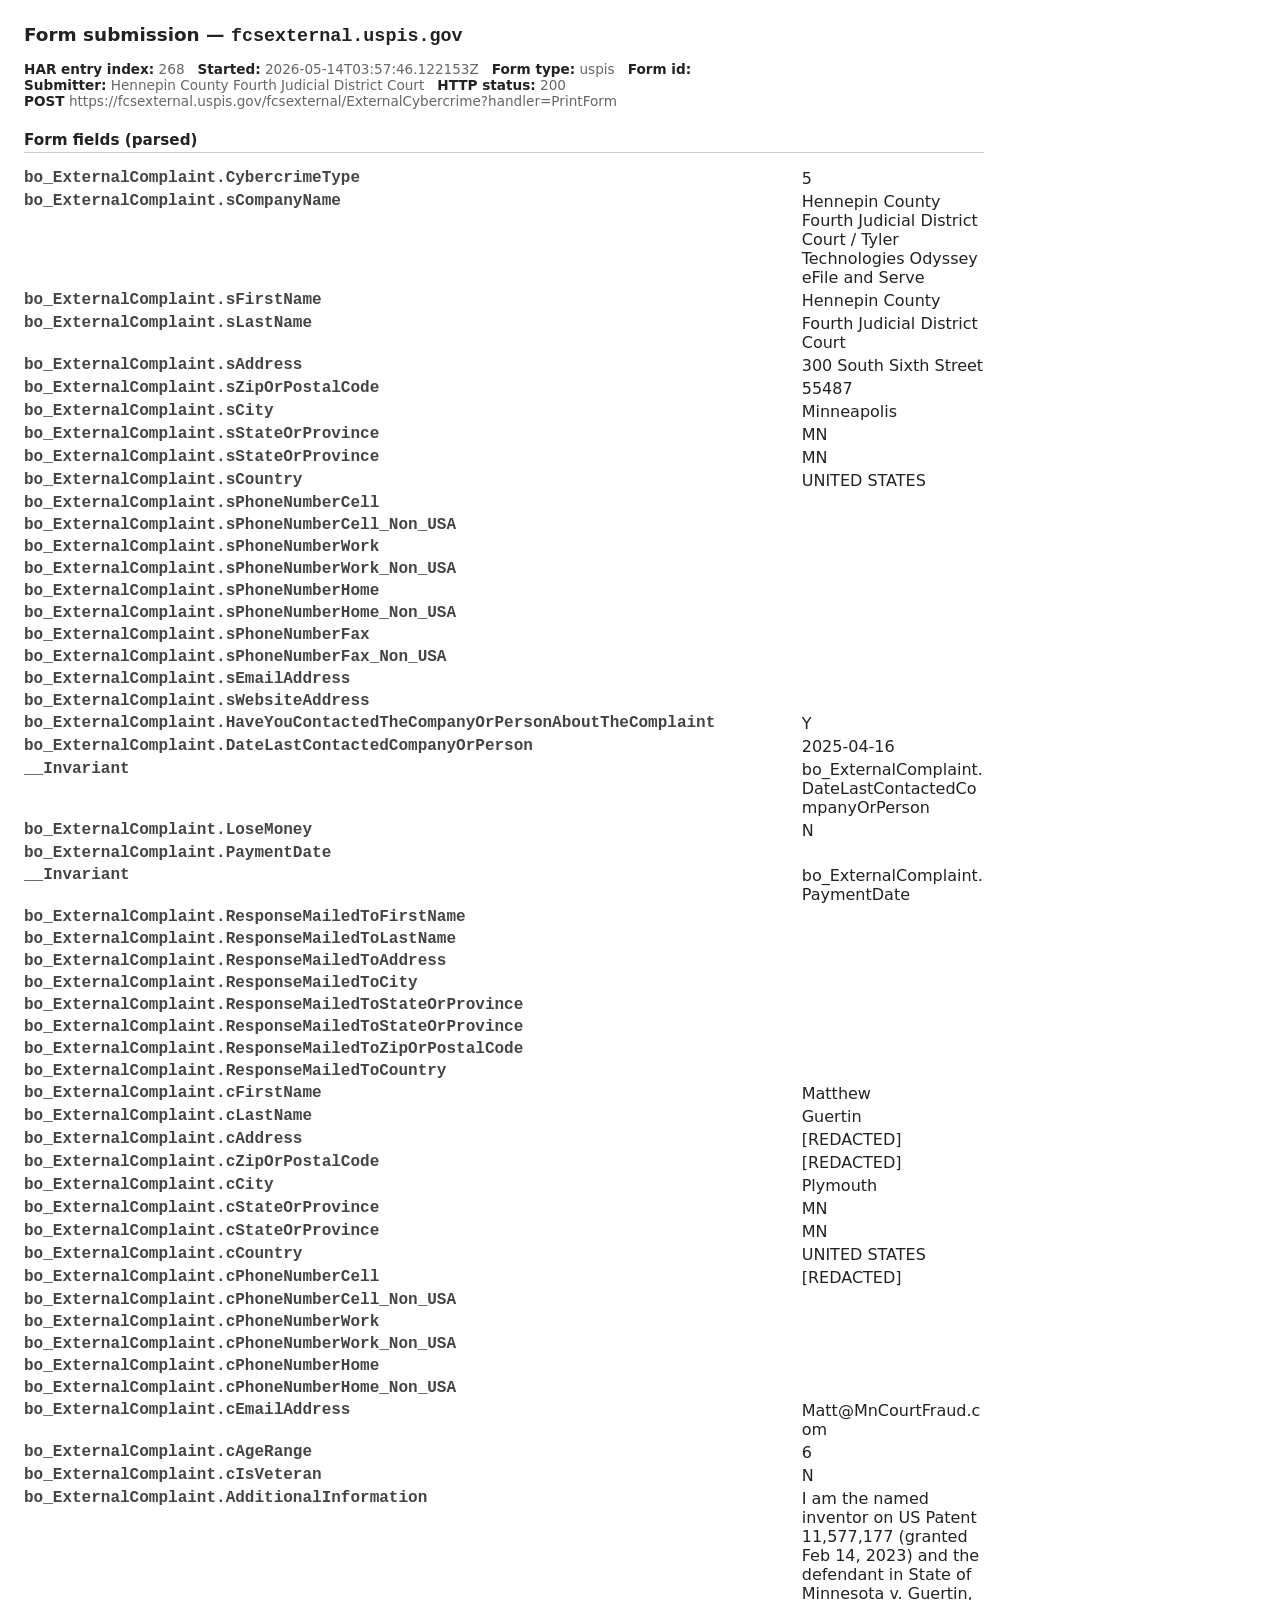
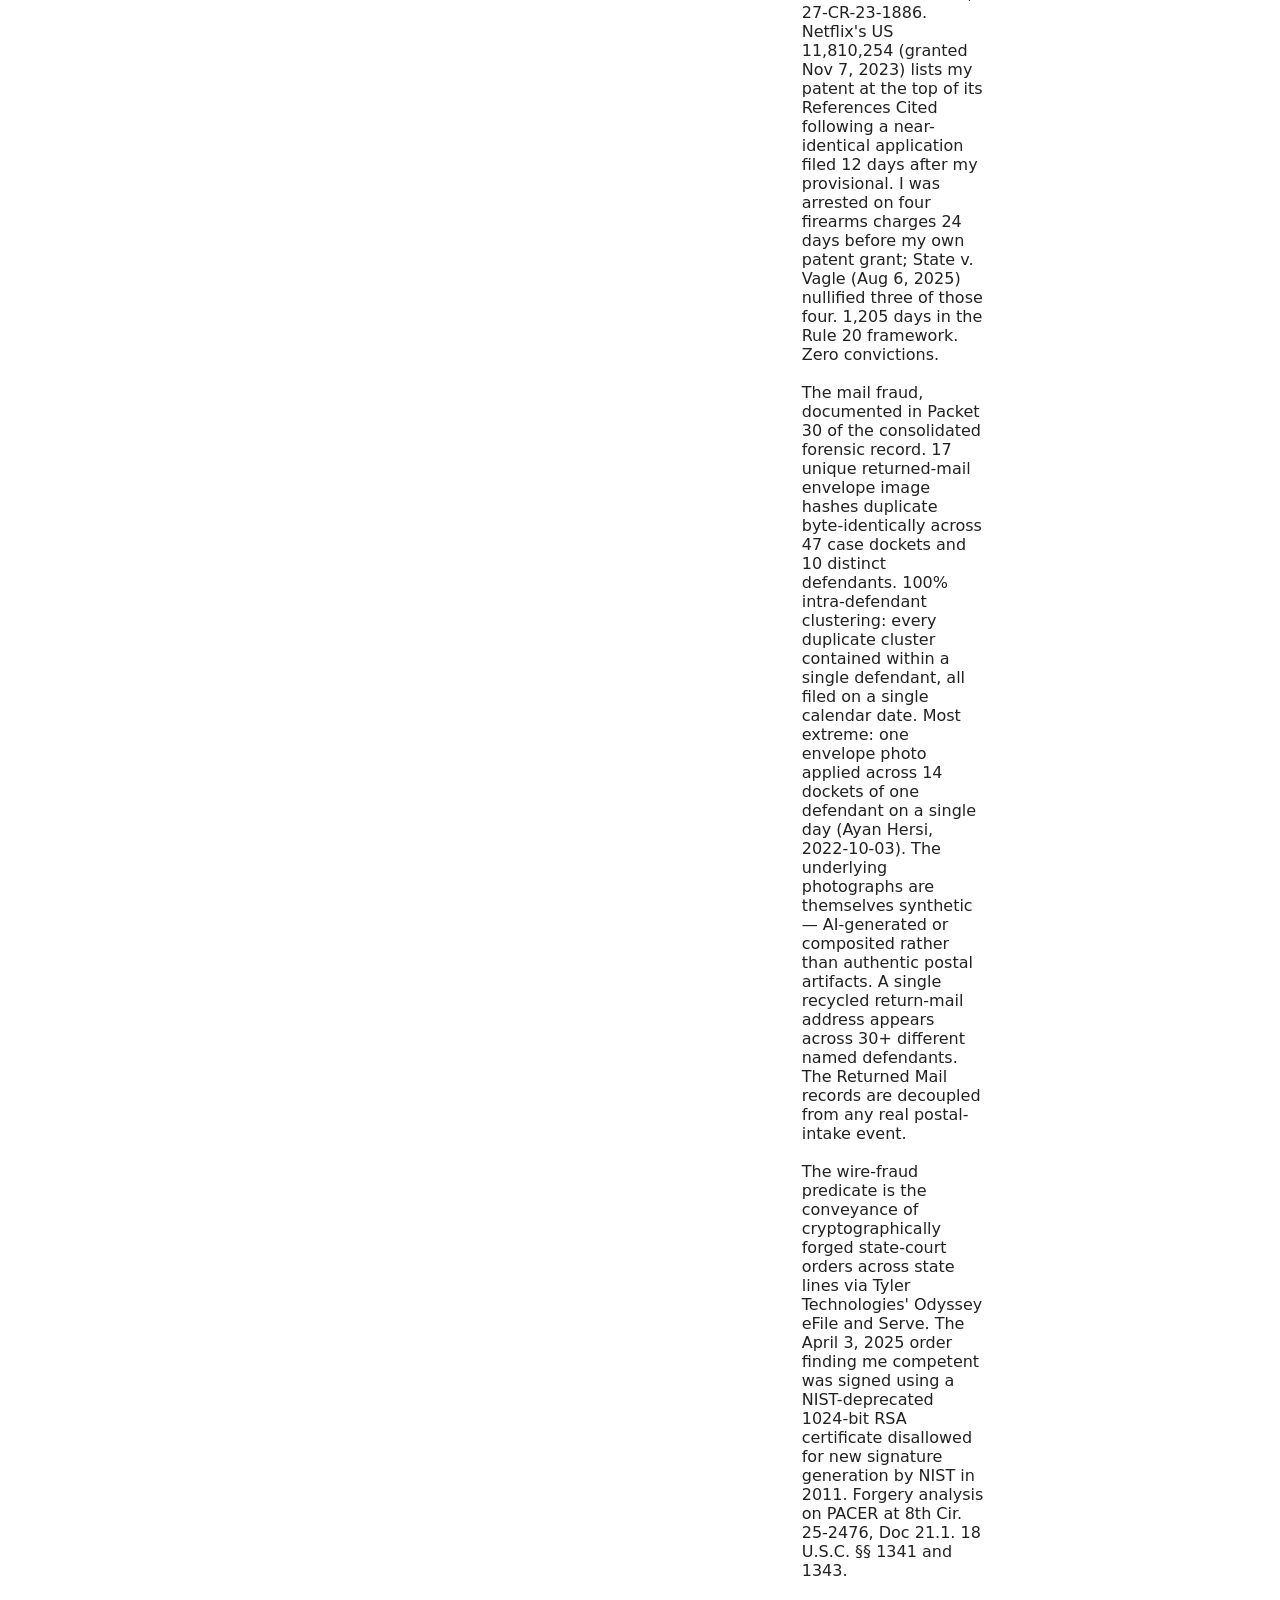
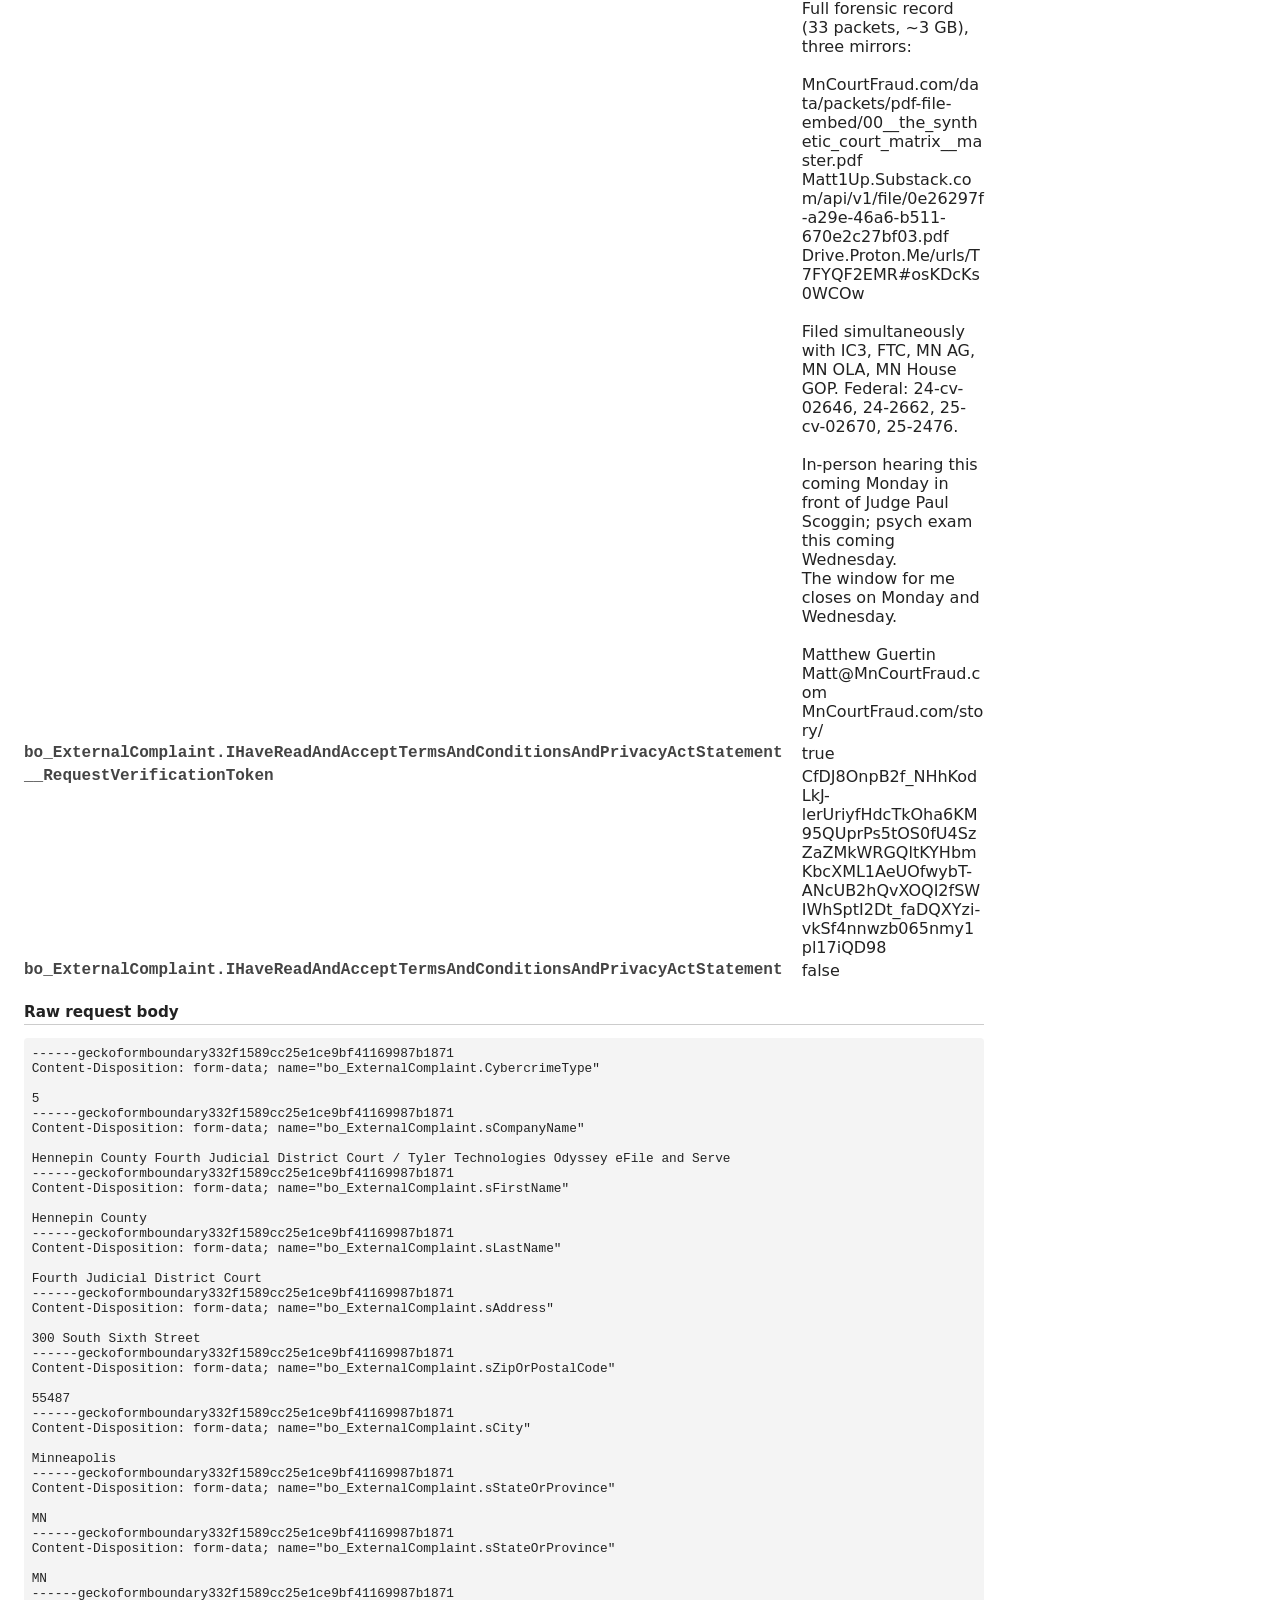
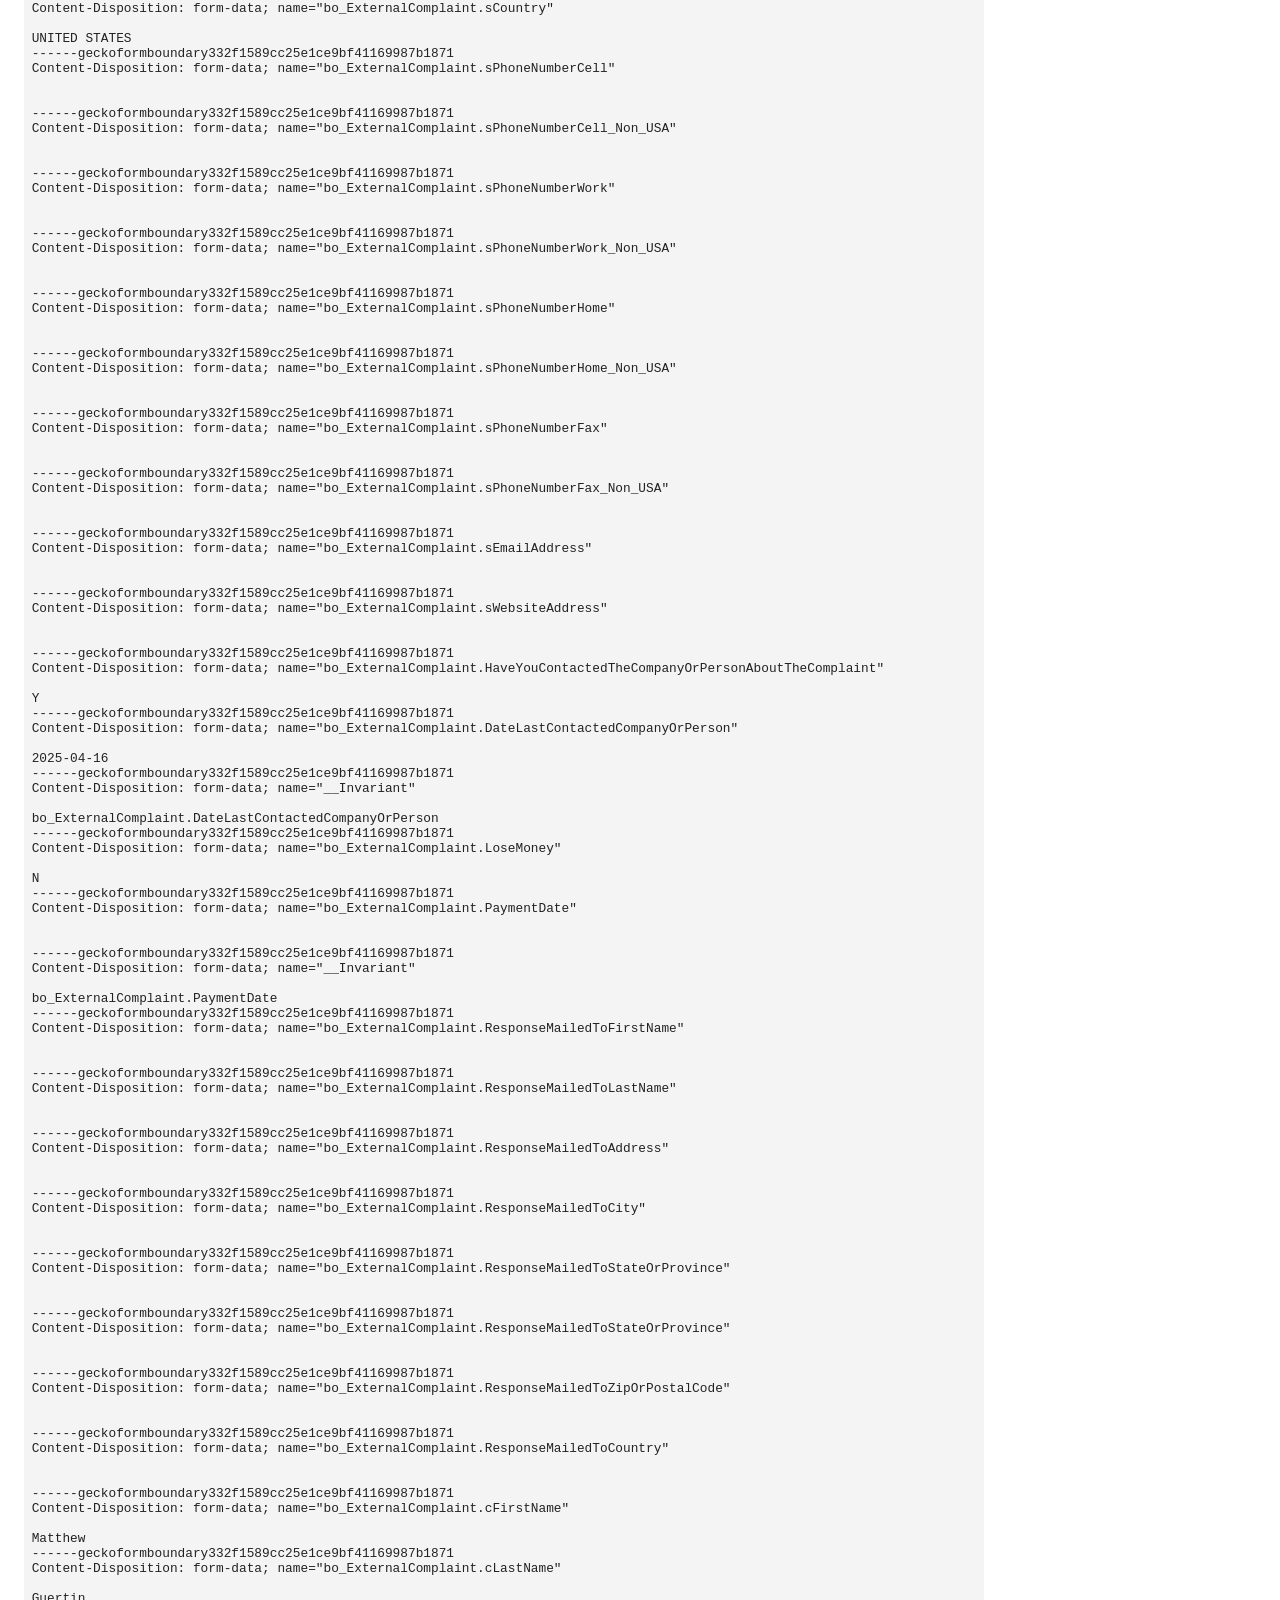
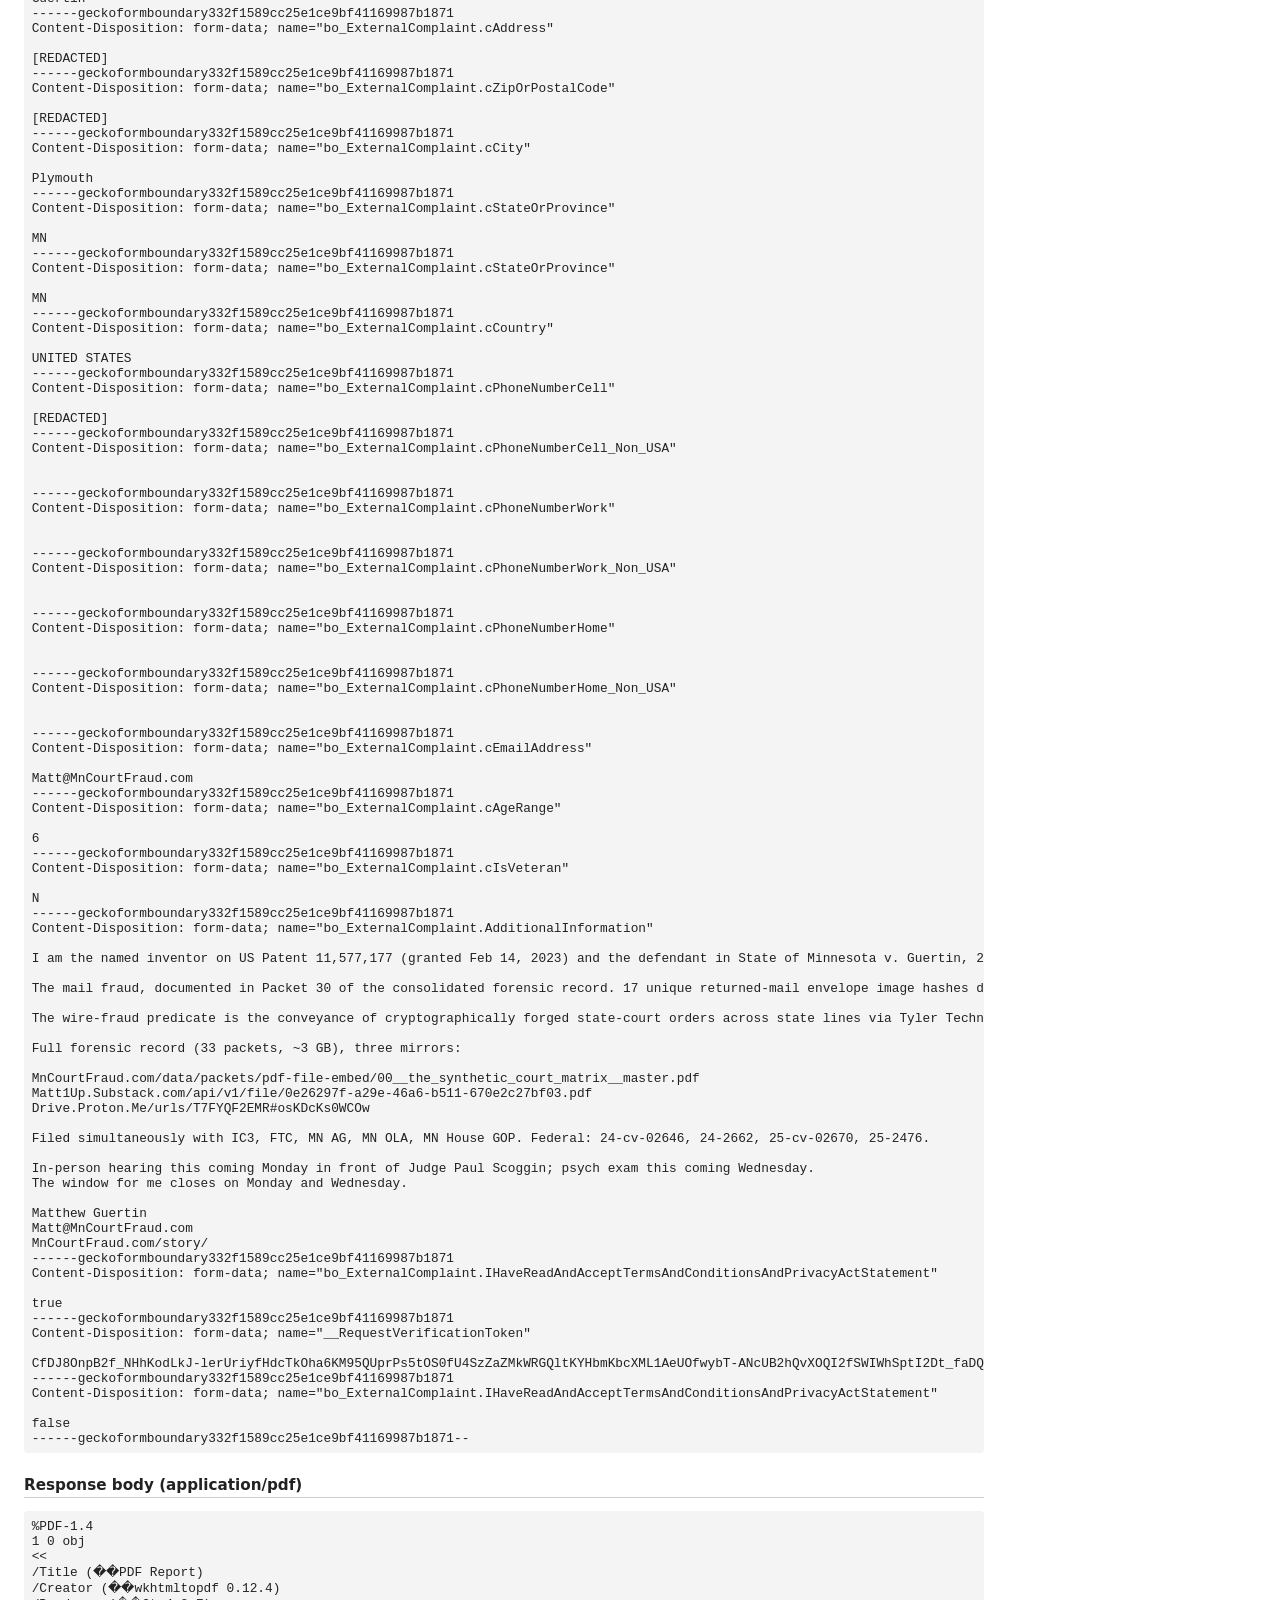
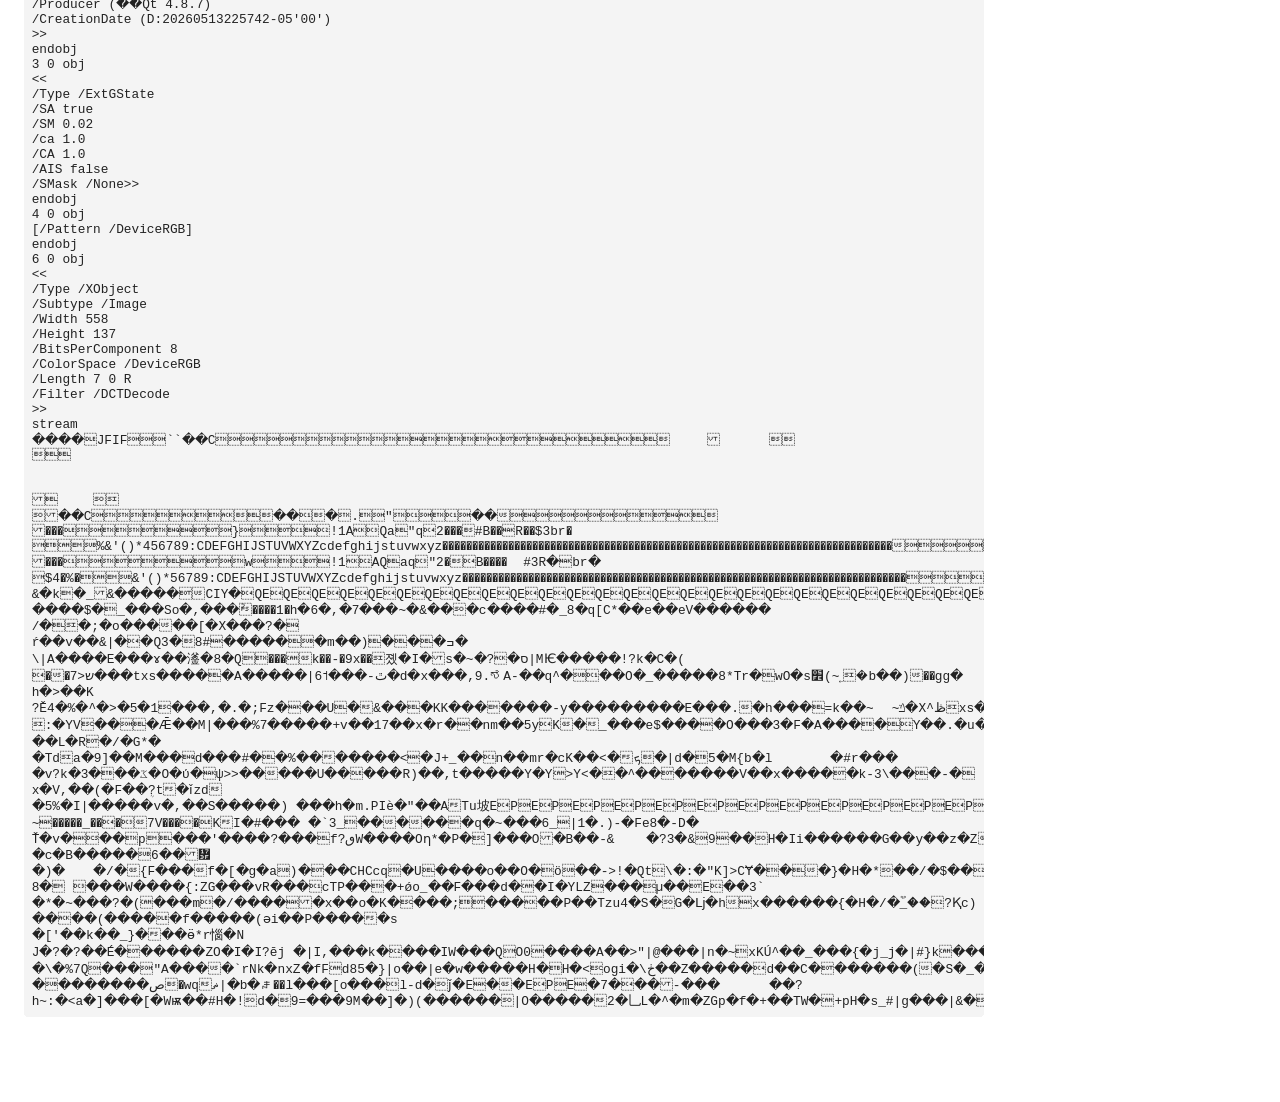
<file: examples/fraud-reports-session/filed-complaints/268_fcsexternal-uspis-gov.formsub.html>
<!DOCTYPE html>
<html lang="en">
<head>
<meta charset="utf-8">
<title>Form submission &#8212; fcsexternal.uspis.gov &#8212; entry 268</title>
<style>
 body{font-family:system-ui,-apple-system,sans-serif;margin:1.5em;max-width:60rem;color:#222;}
 h1{font-size:1.15rem;} h2{font-size:0.95rem;margin-top:1.5em;border-bottom:1px solid #ccc;padding-bottom:.2em;}
 dl{display:grid;grid-template-columns:max-content 1fr;column-gap:1.2em;row-gap:.25em;}
 dt{font-weight:600;color:#444;font-family:ui-monospace,Menlo,monospace;}
 dd{margin:0;white-space:pre-wrap;word-break:break-word;}
 pre{background:#f4f4f4;padding:.6em;border-radius:.3em;overflow-x:auto;font-size:.8rem;}
 .meta{color:#666;font-size:.85rem;} .meta b{color:#222;}
</style>
</head>
<body>
<h1>Form submission &mdash; <code>fcsexternal.uspis.gov</code></h1>
<p class="meta">
  <b>HAR entry index:</b> 268 &nbsp; <b>Started:</b> 2026-05-14T03:57:46.122153Z &nbsp;
  <b>Form type:</b> uspis &nbsp; <b>Form id:</b> <br>
  <b>Submitter:</b> Hennepin County Fourth Judicial District Court &nbsp; <b>HTTP status:</b> 200<br>
  <b>POST</b> https://fcsexternal.uspis.gov/fcsexternal/ExternalCybercrime?handler=PrintForm
</p>
<h2>Form fields (parsed)</h2>
<dl>
<dt>bo_ExternalComplaint.CybercrimeType</dt><dd>5</dd>
<dt>bo_ExternalComplaint.sCompanyName</dt><dd>Hennepin County Fourth Judicial District Court / Tyler Technologies Odyssey eFile and Serve</dd>
<dt>bo_ExternalComplaint.sFirstName</dt><dd>Hennepin County</dd>
<dt>bo_ExternalComplaint.sLastName</dt><dd>Fourth Judicial District Court</dd>
<dt>bo_ExternalComplaint.sAddress</dt><dd>300 South Sixth Street</dd>
<dt>bo_ExternalComplaint.sZipOrPostalCode</dt><dd>55487</dd>
<dt>bo_ExternalComplaint.sCity</dt><dd>Minneapolis</dd>
<dt>bo_ExternalComplaint.sStateOrProvince</dt><dd>MN</dd>
<dt>bo_ExternalComplaint.sStateOrProvince</dt><dd>MN</dd>
<dt>bo_ExternalComplaint.sCountry</dt><dd>UNITED STATES</dd>
<dt>bo_ExternalComplaint.sPhoneNumberCell</dt><dd></dd>
<dt>bo_ExternalComplaint.sPhoneNumberCell_Non_USA</dt><dd></dd>
<dt>bo_ExternalComplaint.sPhoneNumberWork</dt><dd></dd>
<dt>bo_ExternalComplaint.sPhoneNumberWork_Non_USA</dt><dd></dd>
<dt>bo_ExternalComplaint.sPhoneNumberHome</dt><dd></dd>
<dt>bo_ExternalComplaint.sPhoneNumberHome_Non_USA</dt><dd></dd>
<dt>bo_ExternalComplaint.sPhoneNumberFax</dt><dd></dd>
<dt>bo_ExternalComplaint.sPhoneNumberFax_Non_USA</dt><dd></dd>
<dt>bo_ExternalComplaint.sEmailAddress</dt><dd></dd>
<dt>bo_ExternalComplaint.sWebsiteAddress</dt><dd></dd>
<dt>bo_ExternalComplaint.HaveYouContactedTheCompanyOrPersonAboutTheComplaint</dt><dd>Y</dd>
<dt>bo_ExternalComplaint.DateLastContactedCompanyOrPerson</dt><dd>2025-04-16</dd>
<dt>__Invariant</dt><dd>bo_ExternalComplaint.DateLastContactedCompanyOrPerson</dd>
<dt>bo_ExternalComplaint.LoseMoney</dt><dd>N</dd>
<dt>bo_ExternalComplaint.PaymentDate</dt><dd></dd>
<dt>__Invariant</dt><dd>bo_ExternalComplaint.PaymentDate</dd>
<dt>bo_ExternalComplaint.ResponseMailedToFirstName</dt><dd></dd>
<dt>bo_ExternalComplaint.ResponseMailedToLastName</dt><dd></dd>
<dt>bo_ExternalComplaint.ResponseMailedToAddress</dt><dd></dd>
<dt>bo_ExternalComplaint.ResponseMailedToCity</dt><dd></dd>
<dt>bo_ExternalComplaint.ResponseMailedToStateOrProvince</dt><dd></dd>
<dt>bo_ExternalComplaint.ResponseMailedToStateOrProvince</dt><dd></dd>
<dt>bo_ExternalComplaint.ResponseMailedToZipOrPostalCode</dt><dd></dd>
<dt>bo_ExternalComplaint.ResponseMailedToCountry</dt><dd></dd>
<dt>bo_ExternalComplaint.cFirstName</dt><dd>Matthew</dd>
<dt>bo_ExternalComplaint.cLastName</dt><dd>Guertin</dd>
<dt>bo_ExternalComplaint.cAddress</dt><dd>[REDACTED]</dd>
<dt>bo_ExternalComplaint.cZipOrPostalCode</dt><dd>[REDACTED]</dd>
<dt>bo_ExternalComplaint.cCity</dt><dd>Plymouth</dd>
<dt>bo_ExternalComplaint.cStateOrProvince</dt><dd>MN</dd>
<dt>bo_ExternalComplaint.cStateOrProvince</dt><dd>MN</dd>
<dt>bo_ExternalComplaint.cCountry</dt><dd>UNITED STATES</dd>
<dt>bo_ExternalComplaint.cPhoneNumberCell</dt><dd>[REDACTED]</dd>
<dt>bo_ExternalComplaint.cPhoneNumberCell_Non_USA</dt><dd></dd>
<dt>bo_ExternalComplaint.cPhoneNumberWork</dt><dd></dd>
<dt>bo_ExternalComplaint.cPhoneNumberWork_Non_USA</dt><dd></dd>
<dt>bo_ExternalComplaint.cPhoneNumberHome</dt><dd></dd>
<dt>bo_ExternalComplaint.cPhoneNumberHome_Non_USA</dt><dd></dd>
<dt>bo_ExternalComplaint.cEmailAddress</dt><dd>Matt@MnCourtFraud.com</dd>
<dt>bo_ExternalComplaint.cAgeRange</dt><dd>6</dd>
<dt>bo_ExternalComplaint.cIsVeteran</dt><dd>N</dd>
<dt>bo_ExternalComplaint.AdditionalInformation</dt><dd>I am the named inventor on US Patent 11,577,177 (granted Feb 14, 2023) and the defendant in State of Minnesota v. Guertin, 27-CR-23-1886. Netflix&#x27;s US 11,810,254 (granted Nov 7, 2023) lists my patent at the top of its References Cited following a near-identical application filed 12 days after my provisional. I was arrested on four firearms charges 24 days before my own patent grant; State v. Vagle (Aug 6, 2025) nullified three of those four. 1,205 days in the Rule 20 framework. Zero convictions.

The mail fraud, documented in Packet 30 of the consolidated forensic record. 17 unique returned-mail envelope image hashes duplicate byte-identically across 47 case dockets and 10 distinct defendants. 100% intra-defendant clustering: every duplicate cluster contained within a single defendant, all filed on a single calendar date. Most extreme: one envelope photo applied across 14 dockets of one defendant on a single day (Ayan Hersi, 2022-10-03). The underlying photographs are themselves synthetic — AI-generated or composited rather than authentic postal artifacts. A single recycled return-mail address appears across 30+ different named defendants. The Returned Mail records are decoupled from any real postal-intake event.

The wire-fraud predicate is the conveyance of cryptographically forged state-court orders across state lines via Tyler Technologies&#x27; Odyssey eFile and Serve. The April 3, 2025 order finding me competent was signed using a NIST-deprecated 1024-bit RSA certificate disallowed for new signature generation by NIST in 2011. Forgery analysis on PACER at 8th Cir. 25-2476, Doc 21.1. 18 U.S.C. §§ 1341 and 1343.

Full forensic record (33 packets, ~3 GB), three mirrors:

MnCourtFraud.com/data/packets/pdf-file-embed/00__the_synthetic_court_matrix__master.pdf
Matt1Up.Substack.com/api/v1/file/0e26297f-a29e-46a6-b511-670e2c27bf03.pdf
Drive.Proton.Me/urls/T7FYQF2EMR#osKDcKs0WCOw

Filed simultaneously with IC3, FTC, MN AG, MN OLA, MN House GOP. Federal: 24-cv-02646, 24-2662, 25-cv-02670, 25-2476.

In-person hearing this coming Monday in front of Judge Paul Scoggin; psych exam this coming Wednesday.
The window for me closes on Monday and Wednesday.

Matthew Guertin
Matt@MnCourtFraud.com
MnCourtFraud.com/story/</dd>
<dt>bo_ExternalComplaint.IHaveReadAndAcceptTermsAndConditionsAndPrivacyActStatement</dt><dd>true</dd>
<dt>__RequestVerificationToken</dt><dd>CfDJ8OnpB2f_NHhKodLkJ-lerUriyfHdcTkOha6KM95QUprPs5tOS0fU4SzZaZMkWRGQltKYHbmKbcXML1AeUOfwybT-ANcUB2hQvXOQI2fSWIWhSptI2Dt_faDQXYzi-vkSf4nnwzb065nmy1pl17iQD98</dd>
<dt>bo_ExternalComplaint.IHaveReadAndAcceptTermsAndConditionsAndPrivacyActStatement</dt><dd>false</dd>

</dl>
<h2>Raw request body</h2>
<pre>------geckoformboundary332f1589cc25e1ce9bf41169987b1871
Content-Disposition: form-data; name=&quot;bo_ExternalComplaint.CybercrimeType&quot;

5
------geckoformboundary332f1589cc25e1ce9bf41169987b1871
Content-Disposition: form-data; name=&quot;bo_ExternalComplaint.sCompanyName&quot;

Hennepin County Fourth Judicial District Court / Tyler Technologies Odyssey eFile and Serve
------geckoformboundary332f1589cc25e1ce9bf41169987b1871
Content-Disposition: form-data; name=&quot;bo_ExternalComplaint.sFirstName&quot;

Hennepin County
------geckoformboundary332f1589cc25e1ce9bf41169987b1871
Content-Disposition: form-data; name=&quot;bo_ExternalComplaint.sLastName&quot;

Fourth Judicial District Court
------geckoformboundary332f1589cc25e1ce9bf41169987b1871
Content-Disposition: form-data; name=&quot;bo_ExternalComplaint.sAddress&quot;

300 South Sixth Street
------geckoformboundary332f1589cc25e1ce9bf41169987b1871
Content-Disposition: form-data; name=&quot;bo_ExternalComplaint.sZipOrPostalCode&quot;

55487
------geckoformboundary332f1589cc25e1ce9bf41169987b1871
Content-Disposition: form-data; name=&quot;bo_ExternalComplaint.sCity&quot;

Minneapolis
------geckoformboundary332f1589cc25e1ce9bf41169987b1871
Content-Disposition: form-data; name=&quot;bo_ExternalComplaint.sStateOrProvince&quot;

MN
------geckoformboundary332f1589cc25e1ce9bf41169987b1871
Content-Disposition: form-data; name=&quot;bo_ExternalComplaint.sStateOrProvince&quot;

MN
------geckoformboundary332f1589cc25e1ce9bf41169987b1871
Content-Disposition: form-data; name=&quot;bo_ExternalComplaint.sCountry&quot;

UNITED STATES
------geckoformboundary332f1589cc25e1ce9bf41169987b1871
Content-Disposition: form-data; name=&quot;bo_ExternalComplaint.sPhoneNumberCell&quot;


------geckoformboundary332f1589cc25e1ce9bf41169987b1871
Content-Disposition: form-data; name=&quot;bo_ExternalComplaint.sPhoneNumberCell_Non_USA&quot;


------geckoformboundary332f1589cc25e1ce9bf41169987b1871
Content-Disposition: form-data; name=&quot;bo_ExternalComplaint.sPhoneNumberWork&quot;


------geckoformboundary332f1589cc25e1ce9bf41169987b1871
Content-Disposition: form-data; name=&quot;bo_ExternalComplaint.sPhoneNumberWork_Non_USA&quot;


------geckoformboundary332f1589cc25e1ce9bf41169987b1871
Content-Disposition: form-data; name=&quot;bo_ExternalComplaint.sPhoneNumberHome&quot;


------geckoformboundary332f1589cc25e1ce9bf41169987b1871
Content-Disposition: form-data; name=&quot;bo_ExternalComplaint.sPhoneNumberHome_Non_USA&quot;


------geckoformboundary332f1589cc25e1ce9bf41169987b1871
Content-Disposition: form-data; name=&quot;bo_ExternalComplaint.sPhoneNumberFax&quot;


------geckoformboundary332f1589cc25e1ce9bf41169987b1871
Content-Disposition: form-data; name=&quot;bo_ExternalComplaint.sPhoneNumberFax_Non_USA&quot;


------geckoformboundary332f1589cc25e1ce9bf41169987b1871
Content-Disposition: form-data; name=&quot;bo_ExternalComplaint.sEmailAddress&quot;


------geckoformboundary332f1589cc25e1ce9bf41169987b1871
Content-Disposition: form-data; name=&quot;bo_ExternalComplaint.sWebsiteAddress&quot;


------geckoformboundary332f1589cc25e1ce9bf41169987b1871
Content-Disposition: form-data; name=&quot;bo_ExternalComplaint.HaveYouContactedTheCompanyOrPersonAboutTheComplaint&quot;

Y
------geckoformboundary332f1589cc25e1ce9bf41169987b1871
Content-Disposition: form-data; name=&quot;bo_ExternalComplaint.DateLastContactedCompanyOrPerson&quot;

2025-04-16
------geckoformboundary332f1589cc25e1ce9bf41169987b1871
Content-Disposition: form-data; name=&quot;__Invariant&quot;

bo_ExternalComplaint.DateLastContactedCompanyOrPerson
------geckoformboundary332f1589cc25e1ce9bf41169987b1871
Content-Disposition: form-data; name=&quot;bo_ExternalComplaint.LoseMoney&quot;

N
------geckoformboundary332f1589cc25e1ce9bf41169987b1871
Content-Disposition: form-data; name=&quot;bo_ExternalComplaint.PaymentDate&quot;


------geckoformboundary332f1589cc25e1ce9bf41169987b1871
Content-Disposition: form-data; name=&quot;__Invariant&quot;

bo_ExternalComplaint.PaymentDate
------geckoformboundary332f1589cc25e1ce9bf41169987b1871
Content-Disposition: form-data; name=&quot;bo_ExternalComplaint.ResponseMailedToFirstName&quot;


------geckoformboundary332f1589cc25e1ce9bf41169987b1871
Content-Disposition: form-data; name=&quot;bo_ExternalComplaint.ResponseMailedToLastName&quot;


------geckoformboundary332f1589cc25e1ce9bf41169987b1871
Content-Disposition: form-data; name=&quot;bo_ExternalComplaint.ResponseMailedToAddress&quot;


------geckoformboundary332f1589cc25e1ce9bf41169987b1871
Content-Disposition: form-data; name=&quot;bo_ExternalComplaint.ResponseMailedToCity&quot;


------geckoformboundary332f1589cc25e1ce9bf41169987b1871
Content-Disposition: form-data; name=&quot;bo_ExternalComplaint.ResponseMailedToStateOrProvince&quot;


------geckoformboundary332f1589cc25e1ce9bf41169987b1871
Content-Disposition: form-data; name=&quot;bo_ExternalComplaint.ResponseMailedToStateOrProvince&quot;


------geckoformboundary332f1589cc25e1ce9bf41169987b1871
Content-Disposition: form-data; name=&quot;bo_ExternalComplaint.ResponseMailedToZipOrPostalCode&quot;


------geckoformboundary332f1589cc25e1ce9bf41169987b1871
Content-Disposition: form-data; name=&quot;bo_ExternalComplaint.ResponseMailedToCountry&quot;


------geckoformboundary332f1589cc25e1ce9bf41169987b1871
Content-Disposition: form-data; name=&quot;bo_ExternalComplaint.cFirstName&quot;

Matthew
------geckoformboundary332f1589cc25e1ce9bf41169987b1871
Content-Disposition: form-data; name=&quot;bo_ExternalComplaint.cLastName&quot;

Guertin
------geckoformboundary332f1589cc25e1ce9bf41169987b1871
Content-Disposition: form-data; name=&quot;bo_ExternalComplaint.cAddress&quot;

[REDACTED]
------geckoformboundary332f1589cc25e1ce9bf41169987b1871
Content-Disposition: form-data; name=&quot;bo_ExternalComplaint.cZipOrPostalCode&quot;

[REDACTED]
------geckoformboundary332f1589cc25e1ce9bf41169987b1871
Content-Disposition: form-data; name=&quot;bo_ExternalComplaint.cCity&quot;

Plymouth
------geckoformboundary332f1589cc25e1ce9bf41169987b1871
Content-Disposition: form-data; name=&quot;bo_ExternalComplaint.cStateOrProvince&quot;

MN
------geckoformboundary332f1589cc25e1ce9bf41169987b1871
Content-Disposition: form-data; name=&quot;bo_ExternalComplaint.cStateOrProvince&quot;

MN
------geckoformboundary332f1589cc25e1ce9bf41169987b1871
Content-Disposition: form-data; name=&quot;bo_ExternalComplaint.cCountry&quot;

UNITED STATES
------geckoformboundary332f1589cc25e1ce9bf41169987b1871
Content-Disposition: form-data; name=&quot;bo_ExternalComplaint.cPhoneNumberCell&quot;

[REDACTED]
------geckoformboundary332f1589cc25e1ce9bf41169987b1871
Content-Disposition: form-data; name=&quot;bo_ExternalComplaint.cPhoneNumberCell_Non_USA&quot;


------geckoformboundary332f1589cc25e1ce9bf41169987b1871
Content-Disposition: form-data; name=&quot;bo_ExternalComplaint.cPhoneNumberWork&quot;


------geckoformboundary332f1589cc25e1ce9bf41169987b1871
Content-Disposition: form-data; name=&quot;bo_ExternalComplaint.cPhoneNumberWork_Non_USA&quot;


------geckoformboundary332f1589cc25e1ce9bf41169987b1871
Content-Disposition: form-data; name=&quot;bo_ExternalComplaint.cPhoneNumberHome&quot;


------geckoformboundary332f1589cc25e1ce9bf41169987b1871
Content-Disposition: form-data; name=&quot;bo_ExternalComplaint.cPhoneNumberHome_Non_USA&quot;


------geckoformboundary332f1589cc25e1ce9bf41169987b1871
Content-Disposition: form-data; name=&quot;bo_ExternalComplaint.cEmailAddress&quot;

Matt@MnCourtFraud.com
------geckoformboundary332f1589cc25e1ce9bf41169987b1871
Content-Disposition: form-data; name=&quot;bo_ExternalComplaint.cAgeRange&quot;

6
------geckoformboundary332f1589cc25e1ce9bf41169987b1871
Content-Disposition: form-data; name=&quot;bo_ExternalComplaint.cIsVeteran&quot;

N
------geckoformboundary332f1589cc25e1ce9bf41169987b1871
Content-Disposition: form-data; name=&quot;bo_ExternalComplaint.AdditionalInformation&quot;

I am the named inventor on US Patent 11,577,177 (granted Feb 14, 2023) and the defendant in State of Minnesota v. Guertin, 27-CR-23-1886. Netflix&#x27;s US 11,810,254 (granted Nov 7, 2023) lists my patent at the top of its References Cited following a near-identical application filed 12 days after my provisional. I was arrested on four firearms charges 24 days before my own patent grant; State v. Vagle (Aug 6, 2025) nullified three of those four. 1,205 days in the Rule 20 framework. Zero convictions.

The mail fraud, documented in Packet 30 of the consolidated forensic record. 17 unique returned-mail envelope image hashes duplicate byte-identically across 47 case dockets and 10 distinct defendants. 100% intra-defendant clustering: every duplicate cluster contained within a single defendant, all filed on a single calendar date. Most extreme: one envelope photo applied across 14 dockets of one defendant on a single day (Ayan Hersi, 2022-10-03). The underlying photographs are themselves synthetic — AI-generated or composited rather than authentic postal artifacts. A single recycled return-mail address appears across 30+ different named defendants. The Returned Mail records are decoupled from any real postal-intake event.

The wire-fraud predicate is the conveyance of cryptographically forged state-court orders across state lines via Tyler Technologies&#x27; Odyssey eFile and Serve. The April 3, 2025 order finding me competent was signed using a NIST-deprecated 1024-bit RSA certificate disallowed for new signature generation by NIST in 2011. Forgery analysis on PACER at 8th Cir. 25-2476, Doc 21.1. 18 U.S.C. §§ 1341 and 1343.

Full forensic record (33 packets, ~3 GB), three mirrors:

MnCourtFraud.com/data/packets/pdf-file-embed/00__the_synthetic_court_matrix__master.pdf
Matt1Up.Substack.com/api/v1/file/0e26297f-a29e-46a6-b511-670e2c27bf03.pdf
Drive.Proton.Me/urls/T7FYQF2EMR#osKDcKs0WCOw

Filed simultaneously with IC3, FTC, MN AG, MN OLA, MN House GOP. Federal: 24-cv-02646, 24-2662, 25-cv-02670, 25-2476.

In-person hearing this coming Monday in front of Judge Paul Scoggin; psych exam this coming Wednesday.
The window for me closes on Monday and Wednesday.

Matthew Guertin
Matt@MnCourtFraud.com
MnCourtFraud.com/story/
------geckoformboundary332f1589cc25e1ce9bf41169987b1871
Content-Disposition: form-data; name=&quot;bo_ExternalComplaint.IHaveReadAndAcceptTermsAndConditionsAndPrivacyActStatement&quot;

true
------geckoformboundary332f1589cc25e1ce9bf41169987b1871
Content-Disposition: form-data; name=&quot;__RequestVerificationToken&quot;

CfDJ8OnpB2f_NHhKodLkJ-lerUriyfHdcTkOha6KM95QUprPs5tOS0fU4SzZaZMkWRGQltKYHbmKbcXML1AeUOfwybT-ANcUB2hQvXOQI2fSWIWhSptI2Dt_faDQXYzi-vkSf4nnwzb065nmy1pl17iQD98
------geckoformboundary332f1589cc25e1ce9bf41169987b1871
Content-Disposition: form-data; name=&quot;bo_ExternalComplaint.IHaveReadAndAcceptTermsAndConditionsAndPrivacyActStatement&quot;

false
------geckoformboundary332f1589cc25e1ce9bf41169987b1871--
</pre>
<h2>Response body (application/pdf)</h2><pre>%PDF-1.4
1 0 obj
&lt;&lt;
/Title (�� P D F   R e p o r t)
/Creator (�� w k h t m l t o p d f   0 . 1 2 . 4)
/Producer (�� Q t   4 . 8 . 7)
/CreationDate (D:20260513225742-05&#x27;00&#x27;)
&gt;&gt;
endobj
3 0 obj
&lt;&lt;
/Type /ExtGState
/SA true
/SM 0.02
/ca 1.0
/CA 1.0
/AIS false
/SMask /None&gt;&gt;
endobj
4 0 obj
[/Pattern /DeviceRGB]
endobj
6 0 obj
&lt;&lt;
/Type /XObject
/Subtype /Image
/Width 558
/Height 137
/BitsPerComponent 8
/ColorSpace /DeviceRGB
/Length 7 0 R
/Filter /DCTDecode
&gt;&gt;
stream
���� JFIF  ` `  �� C 		



	
�� C��  �.&quot; ��           	
�� �   } !1AQa&quot;q2���#B��R��$3br�	
%&amp;&#x27;()*456789:CDEFGHIJSTUVWXYZcdefghijstuvwxyz���������������������������������������������������������������������������        	
�� �  w !1AQaq&quot;2�B����	#3R�br�
$4�%�&amp;&#x27;()*56789:CDEFGHIJSTUVWXYZcdefghijstuvwxyz��������������������������������������������������������������������������   ? �̢�( ��( ��� Oj��֕�K���XҼ9���-�u�1�]�Q��&quot;�&amp;��1�������#�t����y}�}V̐�^�d�,Ge���&gt;��F��� �x7H�+�o���N]�aӟ�bK��l�L0u�Y���������2����(M�� ������ҽ�W��p5Ǎ�x�Jӡ`�\�:�Z���Ȗ;uصh��B�?�%b�&gt;���w��8��G���-�G��ꗄ,v�&amp;�d��&gt;�&#x27;��s �_���+��Z����#�zM��W�e�wP�=C�*k�t�
&amp;�k�_&amp;�����CIY�QE QE QE QE QE QE QE QE QE QE QE QE QE QE QE QE QE QE QE QE QE QE QE QE QE QE QE QE QE 5����v�&quot;��z/֣g���{��ⴲ�����V
����$� _�� �So�,��� ࣿ����1�h�6�,�7���~�&amp;���c����#�_8�q[С*��e��eV������
/� �;�o�����[�X���?�
ŕ��v��&amp;|��Q3�8#���� ��m� �)���ߏ�
\|A����E���ɤ��㵚�8�Q���k��-�9x��졨�I�s� ~�?�ס|MѤ�����!?k�C�(
��ש&lt;7���txs�����A�����|6˦���-ٿ�d�x���,9.ಶA-��q^���O�_�����8*Tr�wO�s׾(~˿�b��)��gg�
h�&gt;��K
?Ě4�%�^�&gt;�5�1���,�.�;Fz���U�&amp;���KK����� ��-y���������E���.�h���=k��~	~ݿ�X^ڟxs���o����o��5y�t�.����	,�t�f��)o�`�����Ş!���kԜz+\	?�Ua�I+������Ta&amp;��t#��x� ���Ե�&amp;�t��-�8�;�j��(#�&lt;7p
:�YV���Ǣ��M|���%7�����+v��17��x�r��nm��5yK�_���e$����O���3�F�A����Y��.�u�h�b�*a	����&#x27;JQJN��b(Қm�~��� �:�|��?��� �A}�/���`�6�xm���˙�Cg8R��&#x27;��Y��� i?�������p��6��K���A?�o�[�#��p��89A����� �W�֟�O߃i��OÖ&gt;X���SӴ��E���q&amp;,\&quot;���g#����Z��?��ş_x?K�m�I��|�Oh�q
��L�R�/�G*�
�Td  a�9]��M���d���#��%������ּ�&lt;�J+_��n��mr�cK��&lt; �ܟ�|d�5�M{b�l	�#r���
�v?k�3���ػ�O�ύ�ψ&gt;&gt;�����U�����R)��,t�����Y�Y&gt;Y&lt;��^�� �� ���V� �x����� k-3\���-�
x�V,��(�F��ܴ?t�ǐzd
�5%�I|�����v�,� �S�����) ���h�m.PIѐ�&quot;��ATu坡EPEPEPEPEPEPEPEPEPEPEPEPEPEPEPEPEPEPEPEPEPEPEPEPEPEPEPO����H�e��^� @�����߰���&quot;M4k�I�_��c�\^�&amp;?�����P���V�R�J���� ��?�m�x�N��&gt;x�����[Y���m+,Vq�&quot;��,�0�g|�yڡy¼��*�}���//�/�
~�����_���7V����KІ�#��� �`3_������q�~���6_|1�.)-�Fe8�-D�	
Ť�v�� �p���&#x27;����?���f?ٯW����Oƞ*�P�]���O�B��-&amp;	�?3�&amp;9��H�Ii������G��y��z� Z/�
�c�B� ����6��᜿
�)�	�/�{F���f�[�g�a)���CHCcq�U����o��O�ö��-&gt;!�Qt\�:�&quot;K]&gt;CɎ���}�H�*��/�$�����Lo��O��a��|m�A�$��e��J��#&quot;9
8� ���W����{:ZG�� �vR���cTP�  ��+ǿo_��F���d� �I�YLZ���µ��E��3`
�*�~� ��?�(���m�/�����x��o�K����;�����P��Tzu4�S�G�ǈ�hx������{�H�/�֟_��?Қc) g!C�  t���	y�h�� ���Q�ψ6��j76��X�0-o}*�:�_����:�r� �O�#��9����@����̍��� R�xQ,&gt;h$�Z8��׵����sGx�G����;&gt;��]���
�� � �(�����f�����(ǝi��P�����s
�[&#x27;��k��_}���ӫ*r惱�N
J�?�?��É� �� ���ZO�I�I?ēj �|I,���k� ���IW���QO0����A��&gt;&quot;|@� ��|n�~xKÚ^��_���{�j_j�|#}k���I�O��h � M� 0�?b?�� �K	�Ng˭&amp;���м��UB�o63�w����w��	��h�:��5����=��&lt;-�/�ڮ��ZY�?l.��N��]:vx�Z)#v�&gt;b���iVUW����O�|�&gt;F�g��AO�(?�&gt;�C����?��&gt;1�F�
�\�%7Q���&quot;A����`rNk�nxZ�fFd85�}|o��|e�w�����H�H�&lt;ogi�\ڂ��Z �����d��C� ������(�S�_�V
��������ص�wqޡ|�b�ꌧ��l���[o���l-d�ǰ�E��EPE�7���-���	��?
h~:�&lt;a�]���[�Wѭ��#H�!d�9=���9M��]�)(������|O�����2�⺃L�^�m�ZGp�f�+��TW �+ pH�s_#|g� ��|&amp;��sM�V�&lt;q/�`�,������k6�(d��3��	��</pre>
</body>
</html>
</file>
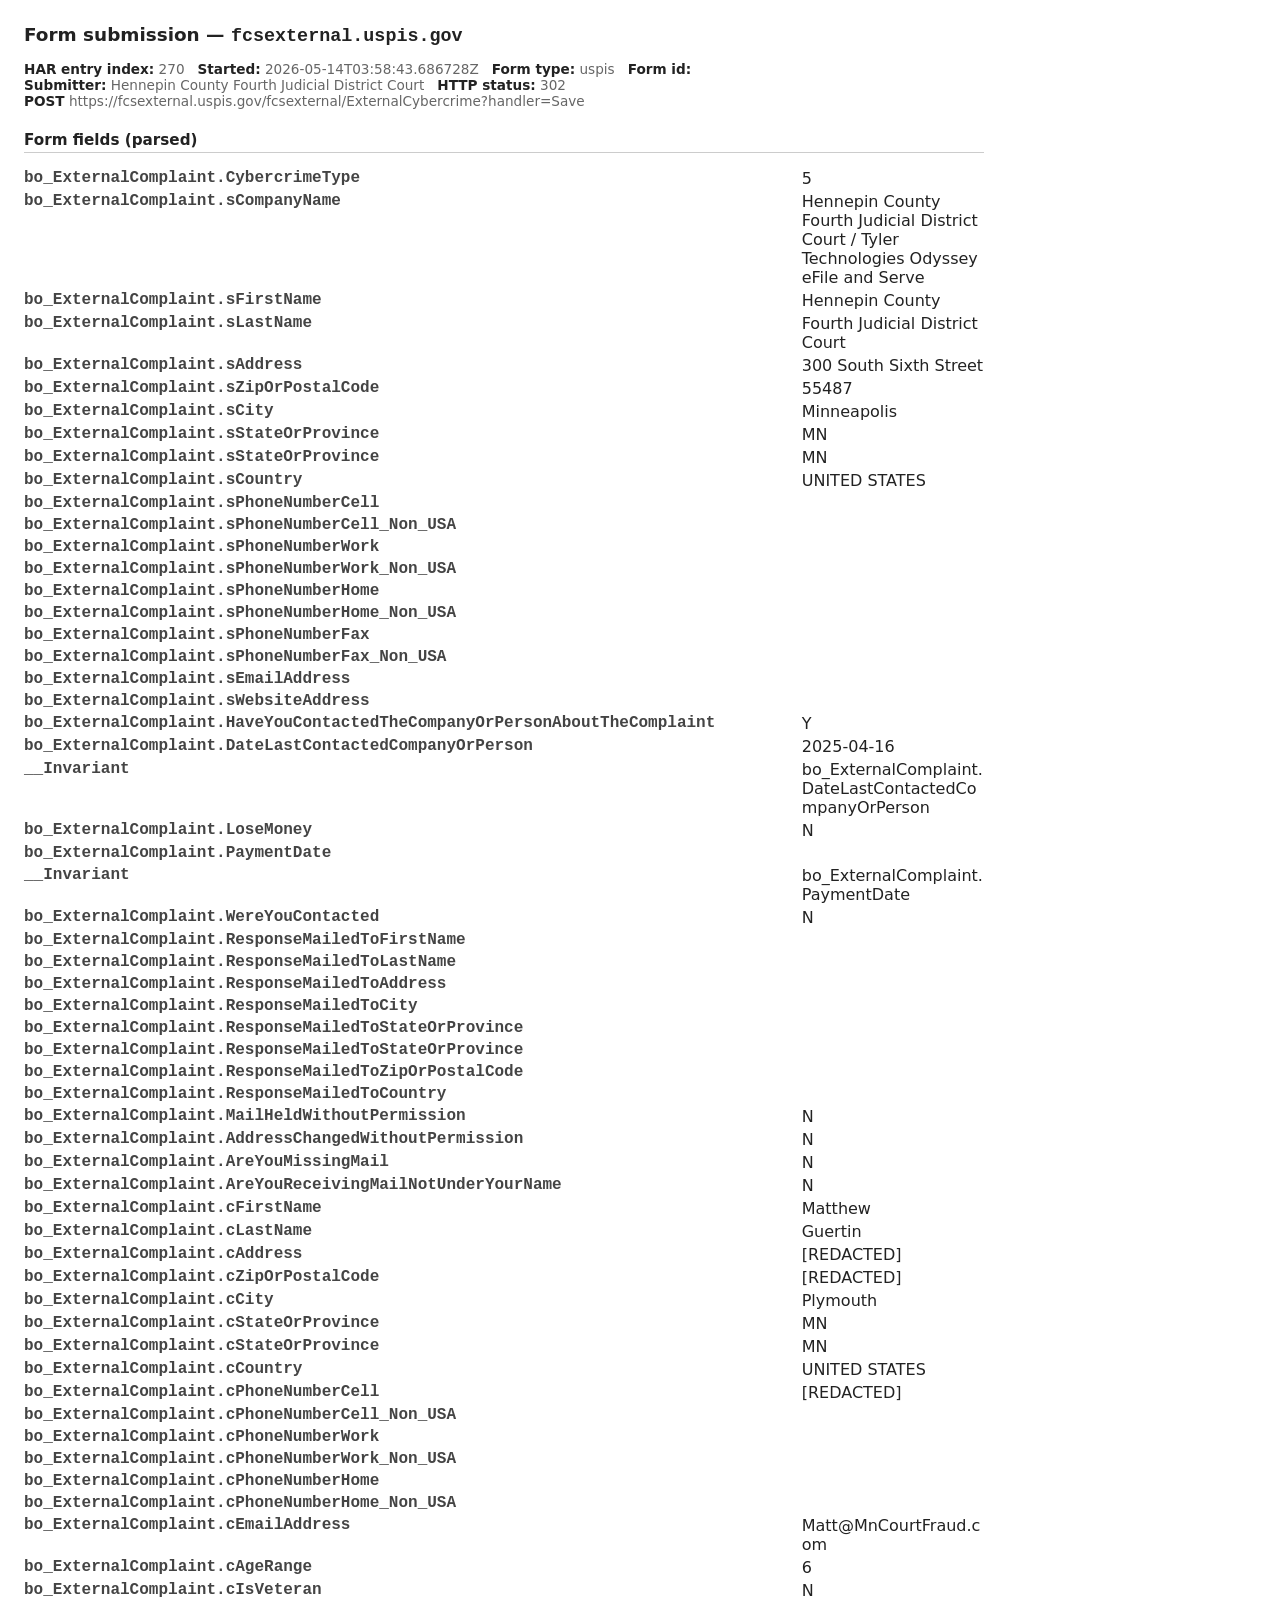
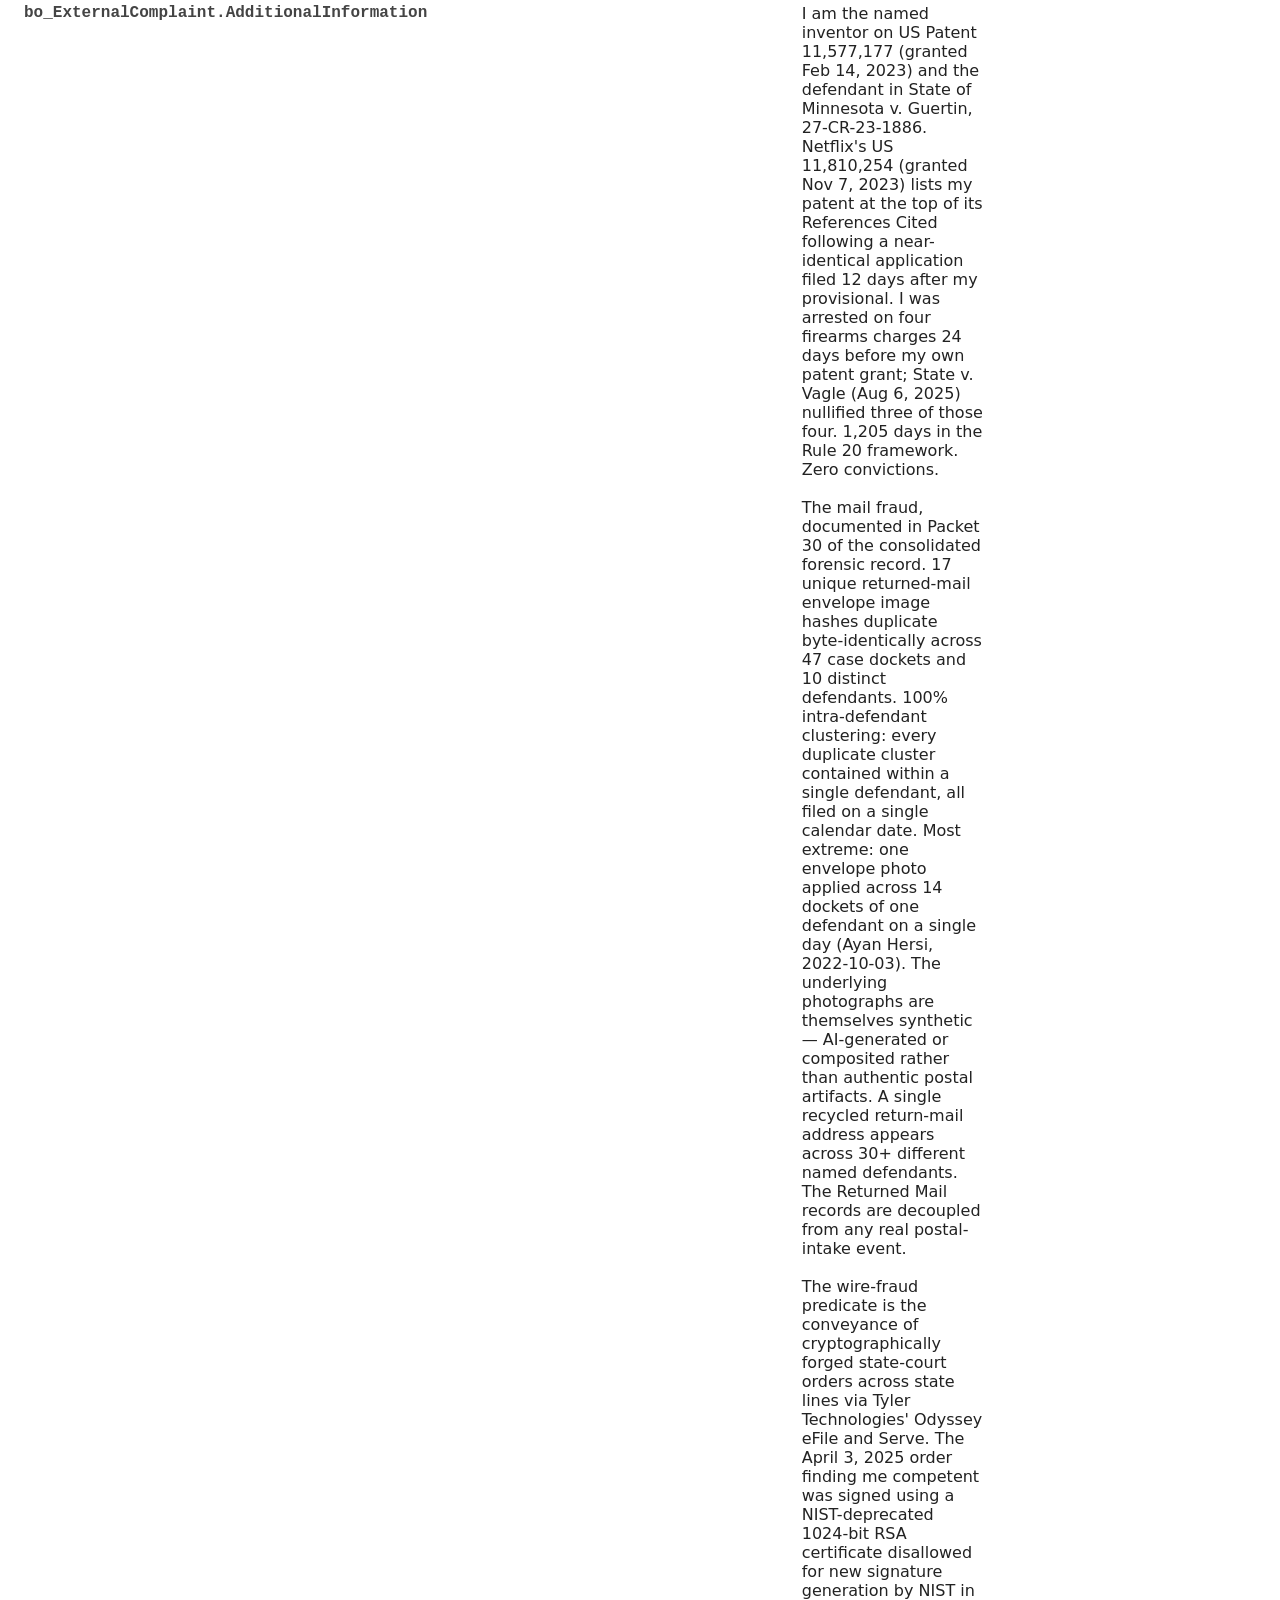
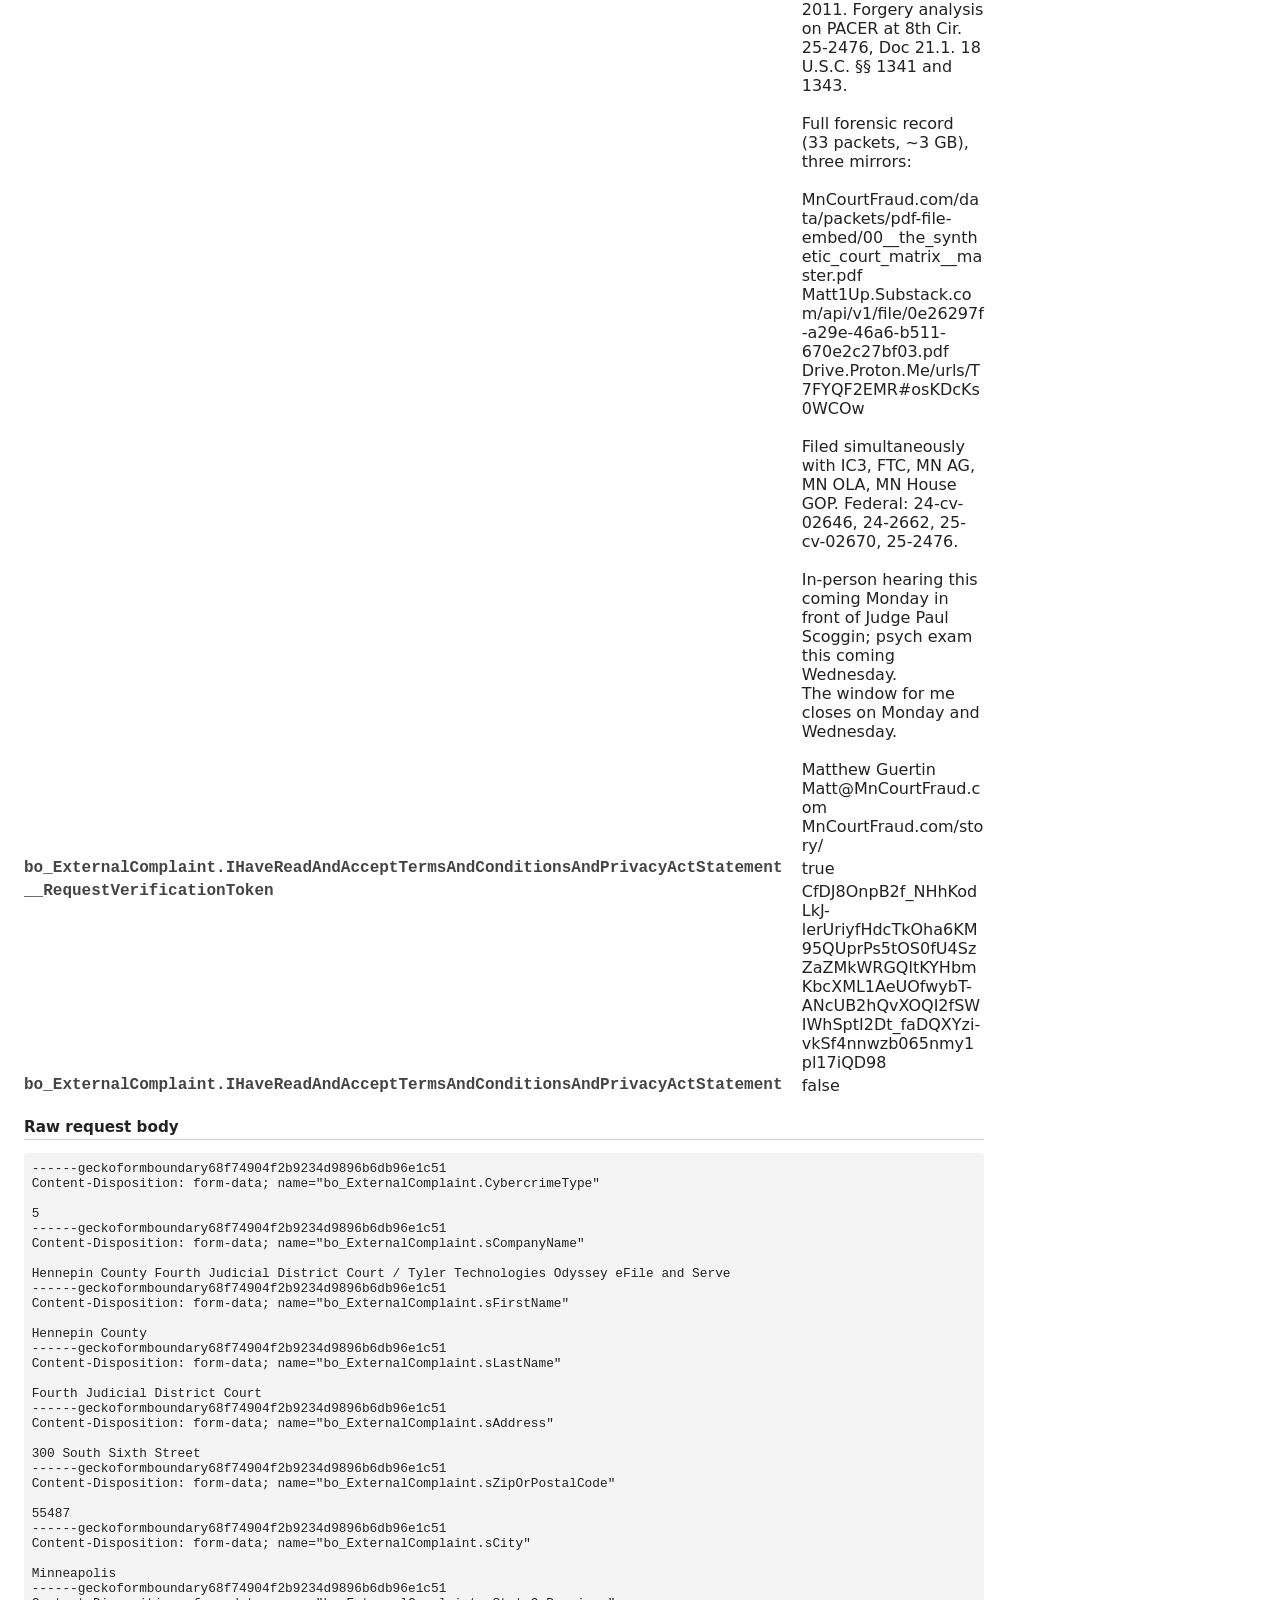
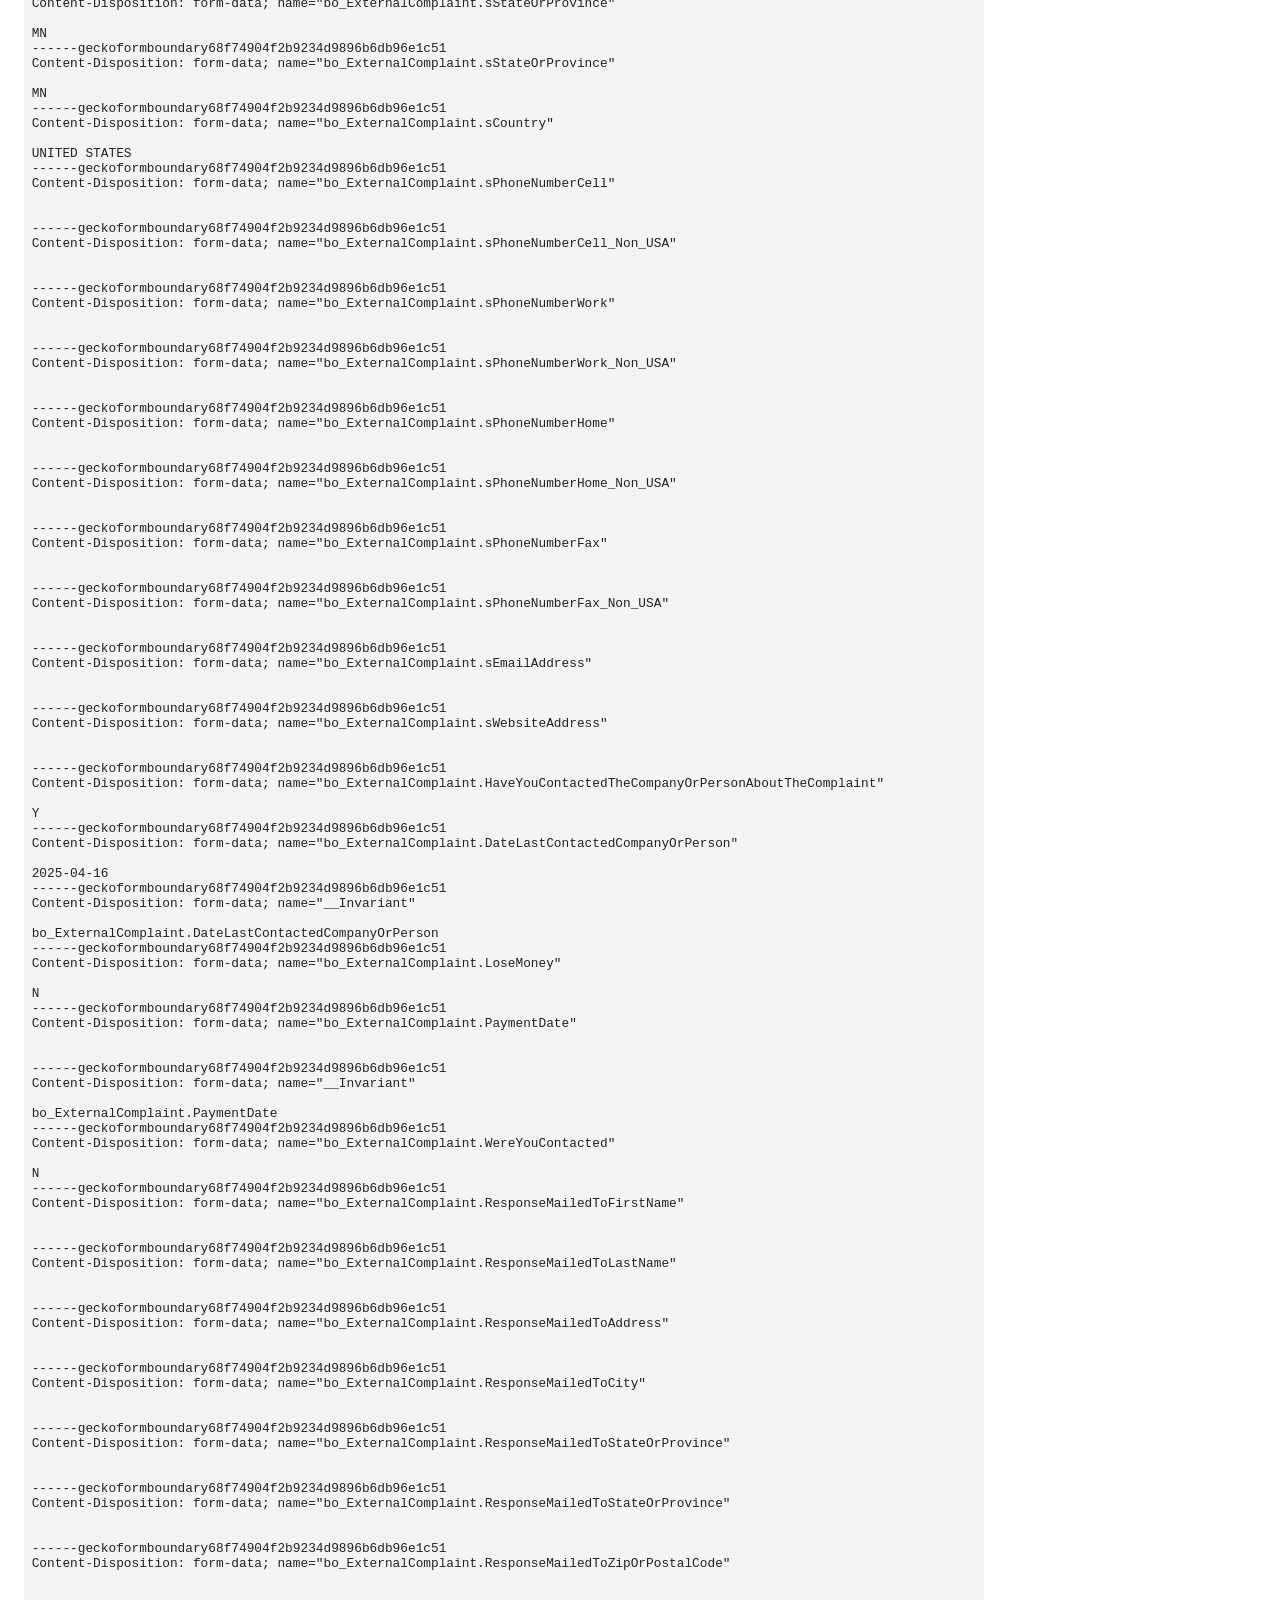
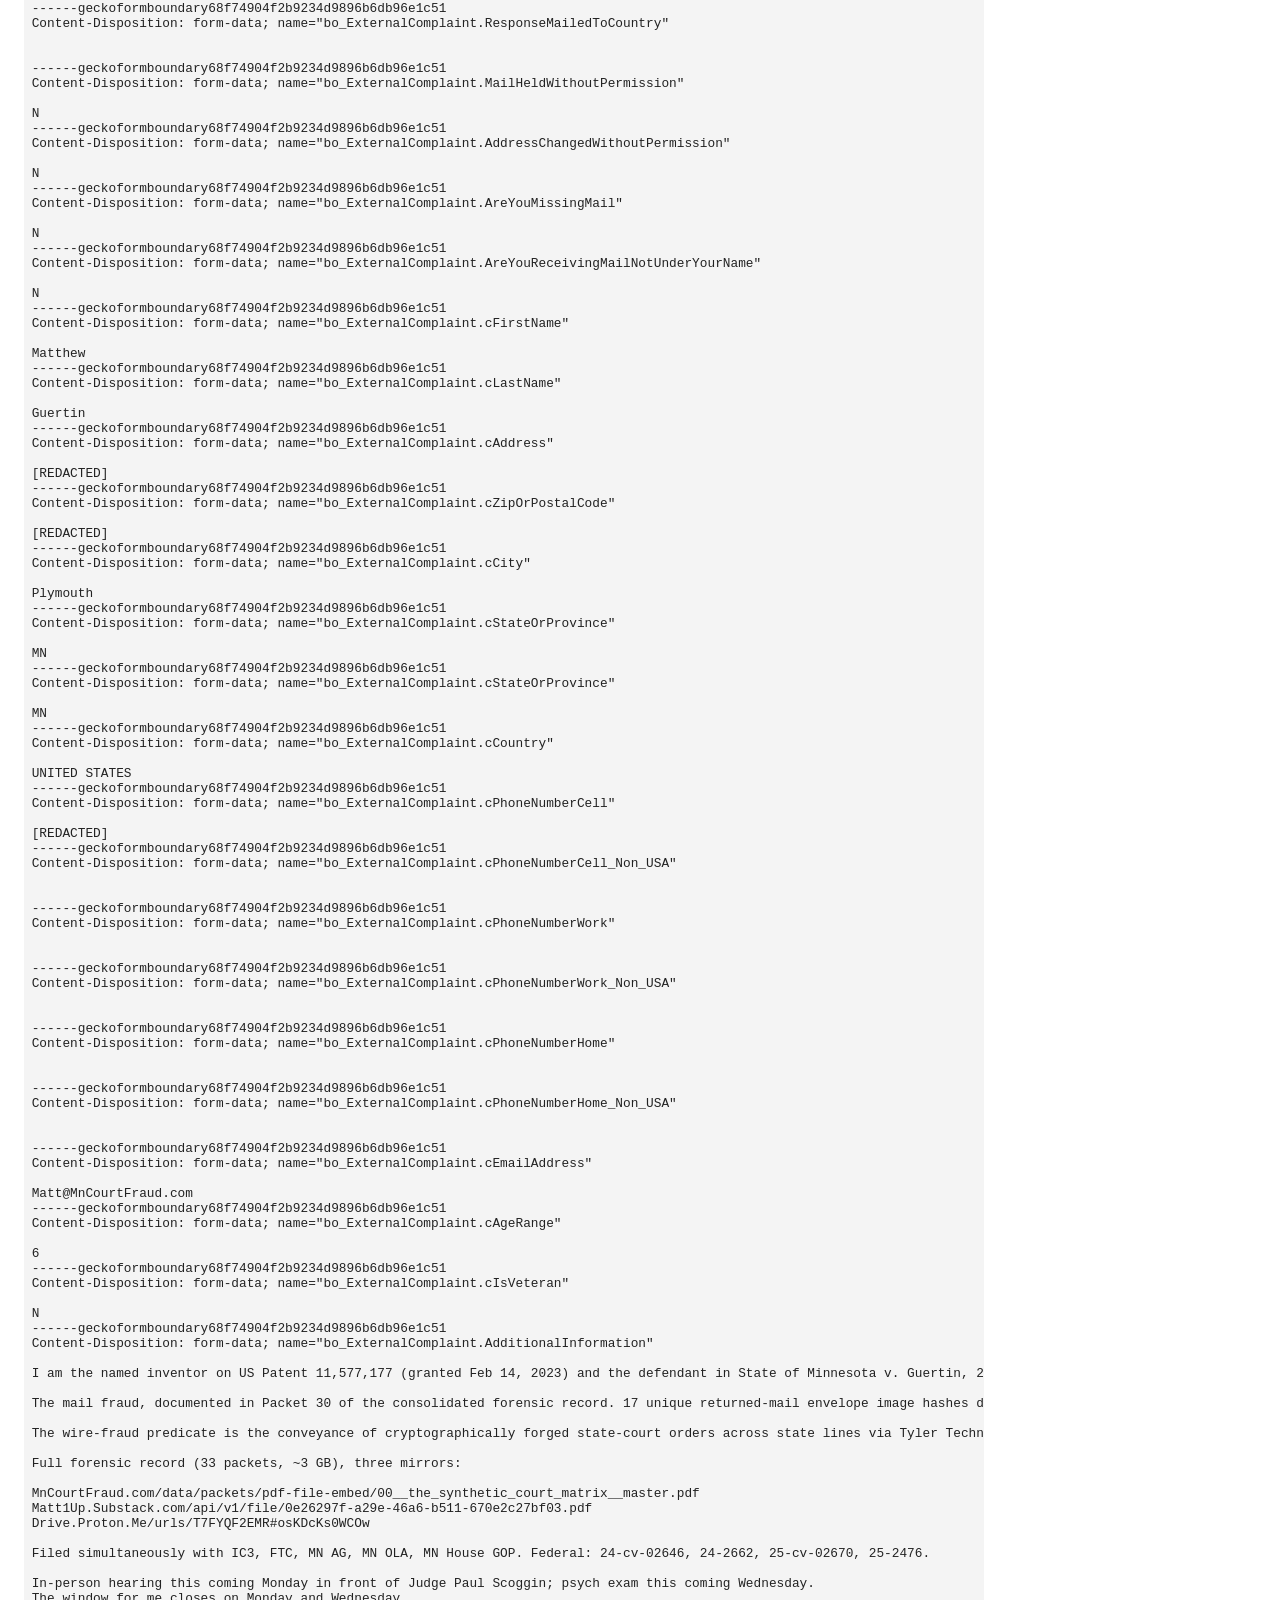
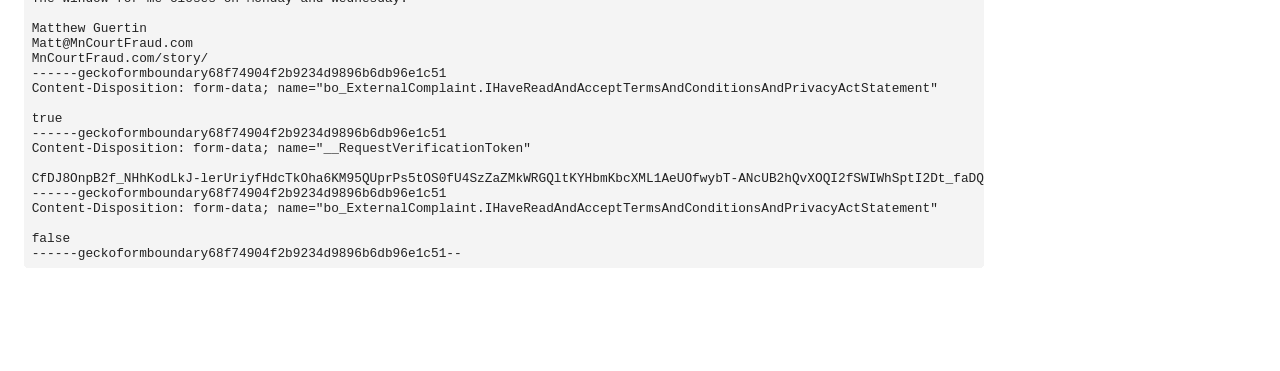
<file: examples/fraud-reports-session/filed-complaints/270_fcsexternal-uspis-gov.formsub.html>
<!DOCTYPE html>
<html lang="en">
<head>
<meta charset="utf-8">
<title>Form submission &#8212; fcsexternal.uspis.gov &#8212; entry 270</title>
<style>
 body{font-family:system-ui,-apple-system,sans-serif;margin:1.5em;max-width:60rem;color:#222;}
 h1{font-size:1.15rem;} h2{font-size:0.95rem;margin-top:1.5em;border-bottom:1px solid #ccc;padding-bottom:.2em;}
 dl{display:grid;grid-template-columns:max-content 1fr;column-gap:1.2em;row-gap:.25em;}
 dt{font-weight:600;color:#444;font-family:ui-monospace,Menlo,monospace;}
 dd{margin:0;white-space:pre-wrap;word-break:break-word;}
 pre{background:#f4f4f4;padding:.6em;border-radius:.3em;overflow-x:auto;font-size:.8rem;}
 .meta{color:#666;font-size:.85rem;} .meta b{color:#222;}
</style>
</head>
<body>
<h1>Form submission &mdash; <code>fcsexternal.uspis.gov</code></h1>
<p class="meta">
  <b>HAR entry index:</b> 270 &nbsp; <b>Started:</b> 2026-05-14T03:58:43.686728Z &nbsp;
  <b>Form type:</b> uspis &nbsp; <b>Form id:</b> <br>
  <b>Submitter:</b> Hennepin County Fourth Judicial District Court &nbsp; <b>HTTP status:</b> 302<br>
  <b>POST</b> https://fcsexternal.uspis.gov/fcsexternal/ExternalCybercrime?handler=Save
</p>
<h2>Form fields (parsed)</h2>
<dl>
<dt>bo_ExternalComplaint.CybercrimeType</dt><dd>5</dd>
<dt>bo_ExternalComplaint.sCompanyName</dt><dd>Hennepin County Fourth Judicial District Court / Tyler Technologies Odyssey eFile and Serve</dd>
<dt>bo_ExternalComplaint.sFirstName</dt><dd>Hennepin County</dd>
<dt>bo_ExternalComplaint.sLastName</dt><dd>Fourth Judicial District Court</dd>
<dt>bo_ExternalComplaint.sAddress</dt><dd>300 South Sixth Street</dd>
<dt>bo_ExternalComplaint.sZipOrPostalCode</dt><dd>55487</dd>
<dt>bo_ExternalComplaint.sCity</dt><dd>Minneapolis</dd>
<dt>bo_ExternalComplaint.sStateOrProvince</dt><dd>MN</dd>
<dt>bo_ExternalComplaint.sStateOrProvince</dt><dd>MN</dd>
<dt>bo_ExternalComplaint.sCountry</dt><dd>UNITED STATES</dd>
<dt>bo_ExternalComplaint.sPhoneNumberCell</dt><dd></dd>
<dt>bo_ExternalComplaint.sPhoneNumberCell_Non_USA</dt><dd></dd>
<dt>bo_ExternalComplaint.sPhoneNumberWork</dt><dd></dd>
<dt>bo_ExternalComplaint.sPhoneNumberWork_Non_USA</dt><dd></dd>
<dt>bo_ExternalComplaint.sPhoneNumberHome</dt><dd></dd>
<dt>bo_ExternalComplaint.sPhoneNumberHome_Non_USA</dt><dd></dd>
<dt>bo_ExternalComplaint.sPhoneNumberFax</dt><dd></dd>
<dt>bo_ExternalComplaint.sPhoneNumberFax_Non_USA</dt><dd></dd>
<dt>bo_ExternalComplaint.sEmailAddress</dt><dd></dd>
<dt>bo_ExternalComplaint.sWebsiteAddress</dt><dd></dd>
<dt>bo_ExternalComplaint.HaveYouContactedTheCompanyOrPersonAboutTheComplaint</dt><dd>Y</dd>
<dt>bo_ExternalComplaint.DateLastContactedCompanyOrPerson</dt><dd>2025-04-16</dd>
<dt>__Invariant</dt><dd>bo_ExternalComplaint.DateLastContactedCompanyOrPerson</dd>
<dt>bo_ExternalComplaint.LoseMoney</dt><dd>N</dd>
<dt>bo_ExternalComplaint.PaymentDate</dt><dd></dd>
<dt>__Invariant</dt><dd>bo_ExternalComplaint.PaymentDate</dd>
<dt>bo_ExternalComplaint.WereYouContacted</dt><dd>N</dd>
<dt>bo_ExternalComplaint.ResponseMailedToFirstName</dt><dd></dd>
<dt>bo_ExternalComplaint.ResponseMailedToLastName</dt><dd></dd>
<dt>bo_ExternalComplaint.ResponseMailedToAddress</dt><dd></dd>
<dt>bo_ExternalComplaint.ResponseMailedToCity</dt><dd></dd>
<dt>bo_ExternalComplaint.ResponseMailedToStateOrProvince</dt><dd></dd>
<dt>bo_ExternalComplaint.ResponseMailedToStateOrProvince</dt><dd></dd>
<dt>bo_ExternalComplaint.ResponseMailedToZipOrPostalCode</dt><dd></dd>
<dt>bo_ExternalComplaint.ResponseMailedToCountry</dt><dd></dd>
<dt>bo_ExternalComplaint.MailHeldWithoutPermission</dt><dd>N</dd>
<dt>bo_ExternalComplaint.AddressChangedWithoutPermission</dt><dd>N</dd>
<dt>bo_ExternalComplaint.AreYouMissingMail</dt><dd>N</dd>
<dt>bo_ExternalComplaint.AreYouReceivingMailNotUnderYourName</dt><dd>N</dd>
<dt>bo_ExternalComplaint.cFirstName</dt><dd>Matthew</dd>
<dt>bo_ExternalComplaint.cLastName</dt><dd>Guertin</dd>
<dt>bo_ExternalComplaint.cAddress</dt><dd>[REDACTED]</dd>
<dt>bo_ExternalComplaint.cZipOrPostalCode</dt><dd>[REDACTED]</dd>
<dt>bo_ExternalComplaint.cCity</dt><dd>Plymouth</dd>
<dt>bo_ExternalComplaint.cStateOrProvince</dt><dd>MN</dd>
<dt>bo_ExternalComplaint.cStateOrProvince</dt><dd>MN</dd>
<dt>bo_ExternalComplaint.cCountry</dt><dd>UNITED STATES</dd>
<dt>bo_ExternalComplaint.cPhoneNumberCell</dt><dd>[REDACTED]</dd>
<dt>bo_ExternalComplaint.cPhoneNumberCell_Non_USA</dt><dd></dd>
<dt>bo_ExternalComplaint.cPhoneNumberWork</dt><dd></dd>
<dt>bo_ExternalComplaint.cPhoneNumberWork_Non_USA</dt><dd></dd>
<dt>bo_ExternalComplaint.cPhoneNumberHome</dt><dd></dd>
<dt>bo_ExternalComplaint.cPhoneNumberHome_Non_USA</dt><dd></dd>
<dt>bo_ExternalComplaint.cEmailAddress</dt><dd>Matt@MnCourtFraud.com</dd>
<dt>bo_ExternalComplaint.cAgeRange</dt><dd>6</dd>
<dt>bo_ExternalComplaint.cIsVeteran</dt><dd>N</dd>
<dt>bo_ExternalComplaint.AdditionalInformation</dt><dd>I am the named inventor on US Patent 11,577,177 (granted Feb 14, 2023) and the defendant in State of Minnesota v. Guertin, 27-CR-23-1886. Netflix&#x27;s US 11,810,254 (granted Nov 7, 2023) lists my patent at the top of its References Cited following a near-identical application filed 12 days after my provisional. I was arrested on four firearms charges 24 days before my own patent grant; State v. Vagle (Aug 6, 2025) nullified three of those four. 1,205 days in the Rule 20 framework. Zero convictions.

The mail fraud, documented in Packet 30 of the consolidated forensic record. 17 unique returned-mail envelope image hashes duplicate byte-identically across 47 case dockets and 10 distinct defendants. 100% intra-defendant clustering: every duplicate cluster contained within a single defendant, all filed on a single calendar date. Most extreme: one envelope photo applied across 14 dockets of one defendant on a single day (Ayan Hersi, 2022-10-03). The underlying photographs are themselves synthetic — AI-generated or composited rather than authentic postal artifacts. A single recycled return-mail address appears across 30+ different named defendants. The Returned Mail records are decoupled from any real postal-intake event.

The wire-fraud predicate is the conveyance of cryptographically forged state-court orders across state lines via Tyler Technologies&#x27; Odyssey eFile and Serve. The April 3, 2025 order finding me competent was signed using a NIST-deprecated 1024-bit RSA certificate disallowed for new signature generation by NIST in 2011. Forgery analysis on PACER at 8th Cir. 25-2476, Doc 21.1. 18 U.S.C. §§ 1341 and 1343.

Full forensic record (33 packets, ~3 GB), three mirrors:

MnCourtFraud.com/data/packets/pdf-file-embed/00__the_synthetic_court_matrix__master.pdf
Matt1Up.Substack.com/api/v1/file/0e26297f-a29e-46a6-b511-670e2c27bf03.pdf
Drive.Proton.Me/urls/T7FYQF2EMR#osKDcKs0WCOw

Filed simultaneously with IC3, FTC, MN AG, MN OLA, MN House GOP. Federal: 24-cv-02646, 24-2662, 25-cv-02670, 25-2476.

In-person hearing this coming Monday in front of Judge Paul Scoggin; psych exam this coming Wednesday.
The window for me closes on Monday and Wednesday.

Matthew Guertin
Matt@MnCourtFraud.com
MnCourtFraud.com/story/</dd>
<dt>bo_ExternalComplaint.IHaveReadAndAcceptTermsAndConditionsAndPrivacyActStatement</dt><dd>true</dd>
<dt>__RequestVerificationToken</dt><dd>CfDJ8OnpB2f_NHhKodLkJ-lerUriyfHdcTkOha6KM95QUprPs5tOS0fU4SzZaZMkWRGQltKYHbmKbcXML1AeUOfwybT-ANcUB2hQvXOQI2fSWIWhSptI2Dt_faDQXYzi-vkSf4nnwzb065nmy1pl17iQD98</dd>
<dt>bo_ExternalComplaint.IHaveReadAndAcceptTermsAndConditionsAndPrivacyActStatement</dt><dd>false</dd>

</dl>
<h2>Raw request body</h2>
<pre>------geckoformboundary68f74904f2b9234d9896b6db96e1c51
Content-Disposition: form-data; name=&quot;bo_ExternalComplaint.CybercrimeType&quot;

5
------geckoformboundary68f74904f2b9234d9896b6db96e1c51
Content-Disposition: form-data; name=&quot;bo_ExternalComplaint.sCompanyName&quot;

Hennepin County Fourth Judicial District Court / Tyler Technologies Odyssey eFile and Serve
------geckoformboundary68f74904f2b9234d9896b6db96e1c51
Content-Disposition: form-data; name=&quot;bo_ExternalComplaint.sFirstName&quot;

Hennepin County
------geckoformboundary68f74904f2b9234d9896b6db96e1c51
Content-Disposition: form-data; name=&quot;bo_ExternalComplaint.sLastName&quot;

Fourth Judicial District Court
------geckoformboundary68f74904f2b9234d9896b6db96e1c51
Content-Disposition: form-data; name=&quot;bo_ExternalComplaint.sAddress&quot;

300 South Sixth Street
------geckoformboundary68f74904f2b9234d9896b6db96e1c51
Content-Disposition: form-data; name=&quot;bo_ExternalComplaint.sZipOrPostalCode&quot;

55487
------geckoformboundary68f74904f2b9234d9896b6db96e1c51
Content-Disposition: form-data; name=&quot;bo_ExternalComplaint.sCity&quot;

Minneapolis
------geckoformboundary68f74904f2b9234d9896b6db96e1c51
Content-Disposition: form-data; name=&quot;bo_ExternalComplaint.sStateOrProvince&quot;

MN
------geckoformboundary68f74904f2b9234d9896b6db96e1c51
Content-Disposition: form-data; name=&quot;bo_ExternalComplaint.sStateOrProvince&quot;

MN
------geckoformboundary68f74904f2b9234d9896b6db96e1c51
Content-Disposition: form-data; name=&quot;bo_ExternalComplaint.sCountry&quot;

UNITED STATES
------geckoformboundary68f74904f2b9234d9896b6db96e1c51
Content-Disposition: form-data; name=&quot;bo_ExternalComplaint.sPhoneNumberCell&quot;


------geckoformboundary68f74904f2b9234d9896b6db96e1c51
Content-Disposition: form-data; name=&quot;bo_ExternalComplaint.sPhoneNumberCell_Non_USA&quot;


------geckoformboundary68f74904f2b9234d9896b6db96e1c51
Content-Disposition: form-data; name=&quot;bo_ExternalComplaint.sPhoneNumberWork&quot;


------geckoformboundary68f74904f2b9234d9896b6db96e1c51
Content-Disposition: form-data; name=&quot;bo_ExternalComplaint.sPhoneNumberWork_Non_USA&quot;


------geckoformboundary68f74904f2b9234d9896b6db96e1c51
Content-Disposition: form-data; name=&quot;bo_ExternalComplaint.sPhoneNumberHome&quot;


------geckoformboundary68f74904f2b9234d9896b6db96e1c51
Content-Disposition: form-data; name=&quot;bo_ExternalComplaint.sPhoneNumberHome_Non_USA&quot;


------geckoformboundary68f74904f2b9234d9896b6db96e1c51
Content-Disposition: form-data; name=&quot;bo_ExternalComplaint.sPhoneNumberFax&quot;


------geckoformboundary68f74904f2b9234d9896b6db96e1c51
Content-Disposition: form-data; name=&quot;bo_ExternalComplaint.sPhoneNumberFax_Non_USA&quot;


------geckoformboundary68f74904f2b9234d9896b6db96e1c51
Content-Disposition: form-data; name=&quot;bo_ExternalComplaint.sEmailAddress&quot;


------geckoformboundary68f74904f2b9234d9896b6db96e1c51
Content-Disposition: form-data; name=&quot;bo_ExternalComplaint.sWebsiteAddress&quot;


------geckoformboundary68f74904f2b9234d9896b6db96e1c51
Content-Disposition: form-data; name=&quot;bo_ExternalComplaint.HaveYouContactedTheCompanyOrPersonAboutTheComplaint&quot;

Y
------geckoformboundary68f74904f2b9234d9896b6db96e1c51
Content-Disposition: form-data; name=&quot;bo_ExternalComplaint.DateLastContactedCompanyOrPerson&quot;

2025-04-16
------geckoformboundary68f74904f2b9234d9896b6db96e1c51
Content-Disposition: form-data; name=&quot;__Invariant&quot;

bo_ExternalComplaint.DateLastContactedCompanyOrPerson
------geckoformboundary68f74904f2b9234d9896b6db96e1c51
Content-Disposition: form-data; name=&quot;bo_ExternalComplaint.LoseMoney&quot;

N
------geckoformboundary68f74904f2b9234d9896b6db96e1c51
Content-Disposition: form-data; name=&quot;bo_ExternalComplaint.PaymentDate&quot;


------geckoformboundary68f74904f2b9234d9896b6db96e1c51
Content-Disposition: form-data; name=&quot;__Invariant&quot;

bo_ExternalComplaint.PaymentDate
------geckoformboundary68f74904f2b9234d9896b6db96e1c51
Content-Disposition: form-data; name=&quot;bo_ExternalComplaint.WereYouContacted&quot;

N
------geckoformboundary68f74904f2b9234d9896b6db96e1c51
Content-Disposition: form-data; name=&quot;bo_ExternalComplaint.ResponseMailedToFirstName&quot;


------geckoformboundary68f74904f2b9234d9896b6db96e1c51
Content-Disposition: form-data; name=&quot;bo_ExternalComplaint.ResponseMailedToLastName&quot;


------geckoformboundary68f74904f2b9234d9896b6db96e1c51
Content-Disposition: form-data; name=&quot;bo_ExternalComplaint.ResponseMailedToAddress&quot;


------geckoformboundary68f74904f2b9234d9896b6db96e1c51
Content-Disposition: form-data; name=&quot;bo_ExternalComplaint.ResponseMailedToCity&quot;


------geckoformboundary68f74904f2b9234d9896b6db96e1c51
Content-Disposition: form-data; name=&quot;bo_ExternalComplaint.ResponseMailedToStateOrProvince&quot;


------geckoformboundary68f74904f2b9234d9896b6db96e1c51
Content-Disposition: form-data; name=&quot;bo_ExternalComplaint.ResponseMailedToStateOrProvince&quot;


------geckoformboundary68f74904f2b9234d9896b6db96e1c51
Content-Disposition: form-data; name=&quot;bo_ExternalComplaint.ResponseMailedToZipOrPostalCode&quot;


------geckoformboundary68f74904f2b9234d9896b6db96e1c51
Content-Disposition: form-data; name=&quot;bo_ExternalComplaint.ResponseMailedToCountry&quot;


------geckoformboundary68f74904f2b9234d9896b6db96e1c51
Content-Disposition: form-data; name=&quot;bo_ExternalComplaint.MailHeldWithoutPermission&quot;

N
------geckoformboundary68f74904f2b9234d9896b6db96e1c51
Content-Disposition: form-data; name=&quot;bo_ExternalComplaint.AddressChangedWithoutPermission&quot;

N
------geckoformboundary68f74904f2b9234d9896b6db96e1c51
Content-Disposition: form-data; name=&quot;bo_ExternalComplaint.AreYouMissingMail&quot;

N
------geckoformboundary68f74904f2b9234d9896b6db96e1c51
Content-Disposition: form-data; name=&quot;bo_ExternalComplaint.AreYouReceivingMailNotUnderYourName&quot;

N
------geckoformboundary68f74904f2b9234d9896b6db96e1c51
Content-Disposition: form-data; name=&quot;bo_ExternalComplaint.cFirstName&quot;

Matthew
------geckoformboundary68f74904f2b9234d9896b6db96e1c51
Content-Disposition: form-data; name=&quot;bo_ExternalComplaint.cLastName&quot;

Guertin
------geckoformboundary68f74904f2b9234d9896b6db96e1c51
Content-Disposition: form-data; name=&quot;bo_ExternalComplaint.cAddress&quot;

[REDACTED]
------geckoformboundary68f74904f2b9234d9896b6db96e1c51
Content-Disposition: form-data; name=&quot;bo_ExternalComplaint.cZipOrPostalCode&quot;

[REDACTED]
------geckoformboundary68f74904f2b9234d9896b6db96e1c51
Content-Disposition: form-data; name=&quot;bo_ExternalComplaint.cCity&quot;

Plymouth
------geckoformboundary68f74904f2b9234d9896b6db96e1c51
Content-Disposition: form-data; name=&quot;bo_ExternalComplaint.cStateOrProvince&quot;

MN
------geckoformboundary68f74904f2b9234d9896b6db96e1c51
Content-Disposition: form-data; name=&quot;bo_ExternalComplaint.cStateOrProvince&quot;

MN
------geckoformboundary68f74904f2b9234d9896b6db96e1c51
Content-Disposition: form-data; name=&quot;bo_ExternalComplaint.cCountry&quot;

UNITED STATES
------geckoformboundary68f74904f2b9234d9896b6db96e1c51
Content-Disposition: form-data; name=&quot;bo_ExternalComplaint.cPhoneNumberCell&quot;

[REDACTED]
------geckoformboundary68f74904f2b9234d9896b6db96e1c51
Content-Disposition: form-data; name=&quot;bo_ExternalComplaint.cPhoneNumberCell_Non_USA&quot;


------geckoformboundary68f74904f2b9234d9896b6db96e1c51
Content-Disposition: form-data; name=&quot;bo_ExternalComplaint.cPhoneNumberWork&quot;


------geckoformboundary68f74904f2b9234d9896b6db96e1c51
Content-Disposition: form-data; name=&quot;bo_ExternalComplaint.cPhoneNumberWork_Non_USA&quot;


------geckoformboundary68f74904f2b9234d9896b6db96e1c51
Content-Disposition: form-data; name=&quot;bo_ExternalComplaint.cPhoneNumberHome&quot;


------geckoformboundary68f74904f2b9234d9896b6db96e1c51
Content-Disposition: form-data; name=&quot;bo_ExternalComplaint.cPhoneNumberHome_Non_USA&quot;


------geckoformboundary68f74904f2b9234d9896b6db96e1c51
Content-Disposition: form-data; name=&quot;bo_ExternalComplaint.cEmailAddress&quot;

Matt@MnCourtFraud.com
------geckoformboundary68f74904f2b9234d9896b6db96e1c51
Content-Disposition: form-data; name=&quot;bo_ExternalComplaint.cAgeRange&quot;

6
------geckoformboundary68f74904f2b9234d9896b6db96e1c51
Content-Disposition: form-data; name=&quot;bo_ExternalComplaint.cIsVeteran&quot;

N
------geckoformboundary68f74904f2b9234d9896b6db96e1c51
Content-Disposition: form-data; name=&quot;bo_ExternalComplaint.AdditionalInformation&quot;

I am the named inventor on US Patent 11,577,177 (granted Feb 14, 2023) and the defendant in State of Minnesota v. Guertin, 27-CR-23-1886. Netflix&#x27;s US 11,810,254 (granted Nov 7, 2023) lists my patent at the top of its References Cited following a near-identical application filed 12 days after my provisional. I was arrested on four firearms charges 24 days before my own patent grant; State v. Vagle (Aug 6, 2025) nullified three of those four. 1,205 days in the Rule 20 framework. Zero convictions.

The mail fraud, documented in Packet 30 of the consolidated forensic record. 17 unique returned-mail envelope image hashes duplicate byte-identically across 47 case dockets and 10 distinct defendants. 100% intra-defendant clustering: every duplicate cluster contained within a single defendant, all filed on a single calendar date. Most extreme: one envelope photo applied across 14 dockets of one defendant on a single day (Ayan Hersi, 2022-10-03). The underlying photographs are themselves synthetic — AI-generated or composited rather than authentic postal artifacts. A single recycled return-mail address appears across 30+ different named defendants. The Returned Mail records are decoupled from any real postal-intake event.

The wire-fraud predicate is the conveyance of cryptographically forged state-court orders across state lines via Tyler Technologies&#x27; Odyssey eFile and Serve. The April 3, 2025 order finding me competent was signed using a NIST-deprecated 1024-bit RSA certificate disallowed for new signature generation by NIST in 2011. Forgery analysis on PACER at 8th Cir. 25-2476, Doc 21.1. 18 U.S.C. §§ 1341 and 1343.

Full forensic record (33 packets, ~3 GB), three mirrors:

MnCourtFraud.com/data/packets/pdf-file-embed/00__the_synthetic_court_matrix__master.pdf
Matt1Up.Substack.com/api/v1/file/0e26297f-a29e-46a6-b511-670e2c27bf03.pdf
Drive.Proton.Me/urls/T7FYQF2EMR#osKDcKs0WCOw

Filed simultaneously with IC3, FTC, MN AG, MN OLA, MN House GOP. Federal: 24-cv-02646, 24-2662, 25-cv-02670, 25-2476.

In-person hearing this coming Monday in front of Judge Paul Scoggin; psych exam this coming Wednesday.
The window for me closes on Monday and Wednesday.

Matthew Guertin
Matt@MnCourtFraud.com
MnCourtFraud.com/story/
------geckoformboundary68f74904f2b9234d9896b6db96e1c51
Content-Disposition: form-data; name=&quot;bo_ExternalComplaint.IHaveReadAndAcceptTermsAndConditionsAndPrivacyActStatement&quot;

true
------geckoformboundary68f74904f2b9234d9896b6db96e1c51
Content-Disposition: form-data; name=&quot;__RequestVerificationToken&quot;

CfDJ8OnpB2f_NHhKodLkJ-lerUriyfHdcTkOha6KM95QUprPs5tOS0fU4SzZaZMkWRGQltKYHbmKbcXML1AeUOfwybT-ANcUB2hQvXOQI2fSWIWhSptI2Dt_faDQXYzi-vkSf4nnwzb065nmy1pl17iQD98
------geckoformboundary68f74904f2b9234d9896b6db96e1c51
Content-Disposition: form-data; name=&quot;bo_ExternalComplaint.IHaveReadAndAcceptTermsAndConditionsAndPrivacyActStatement&quot;

false
------geckoformboundary68f74904f2b9234d9896b6db96e1c51--
</pre>

</body>
</html>
</file>
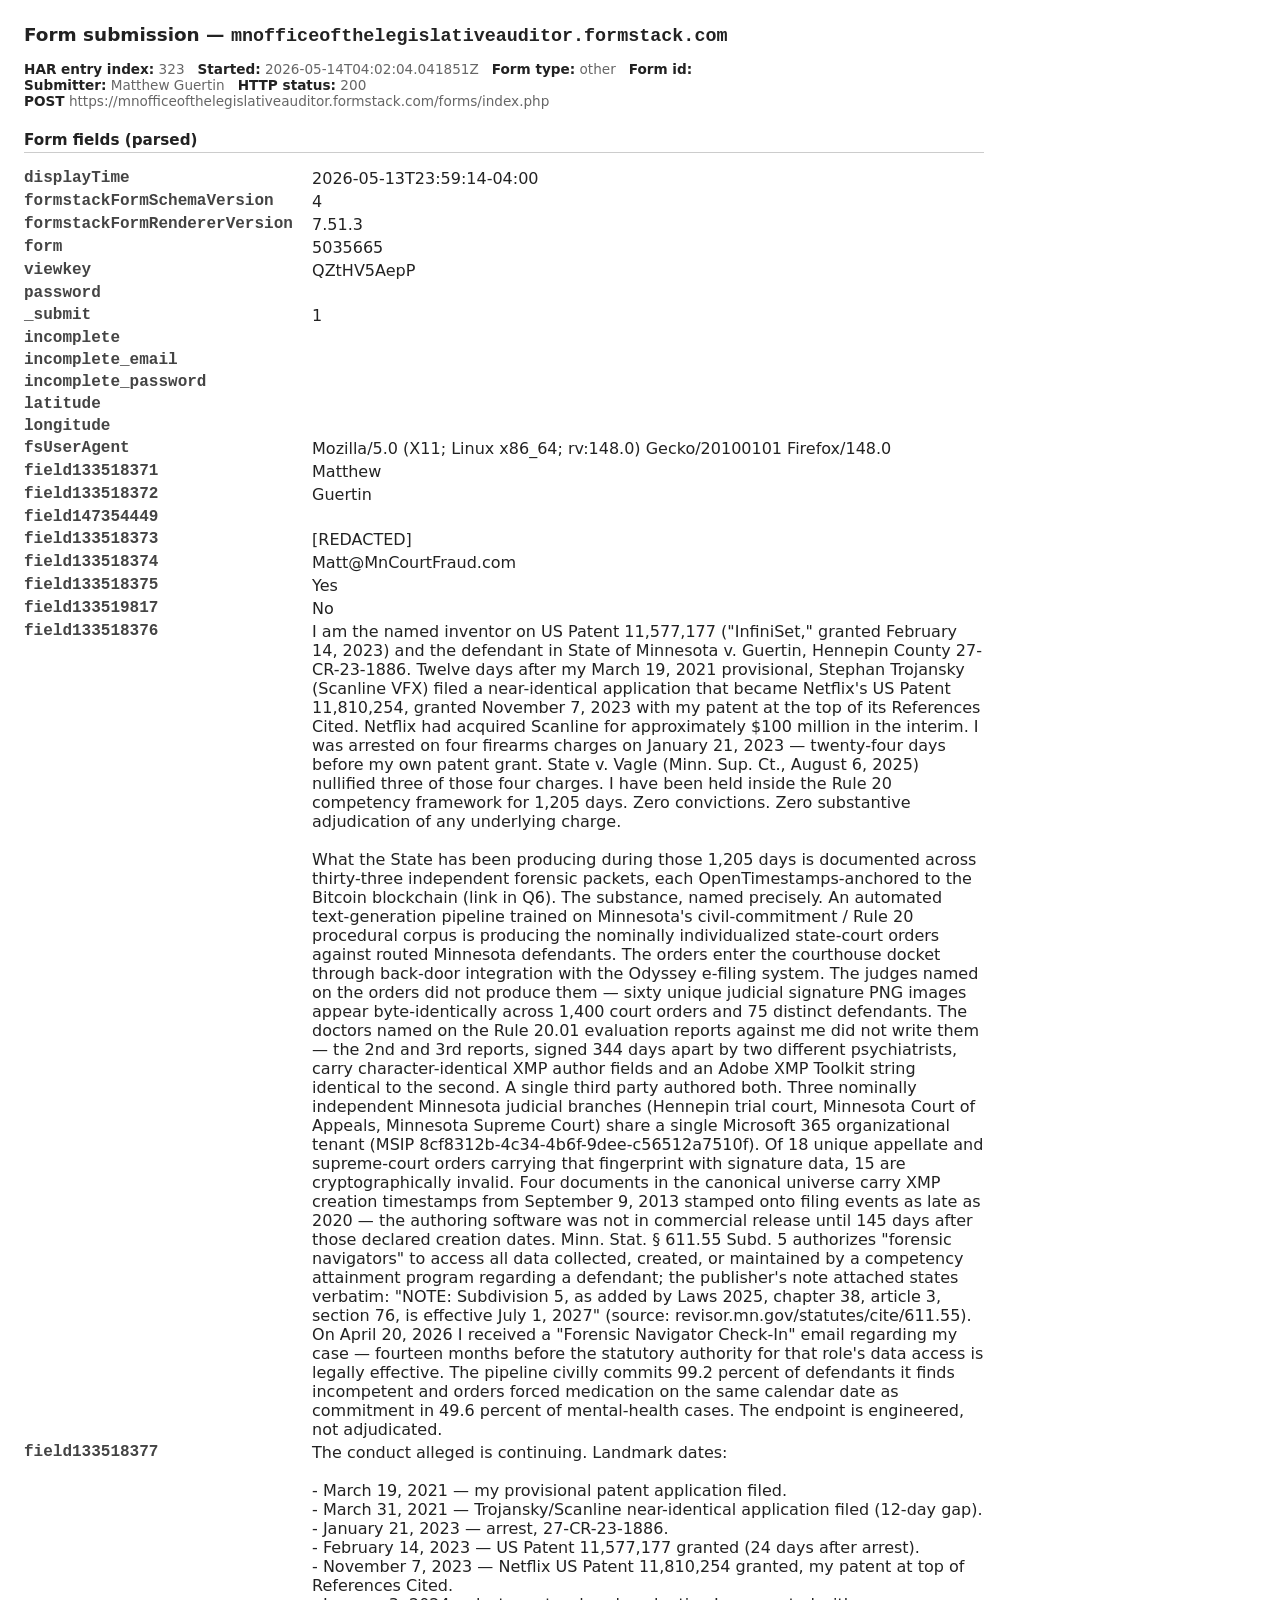
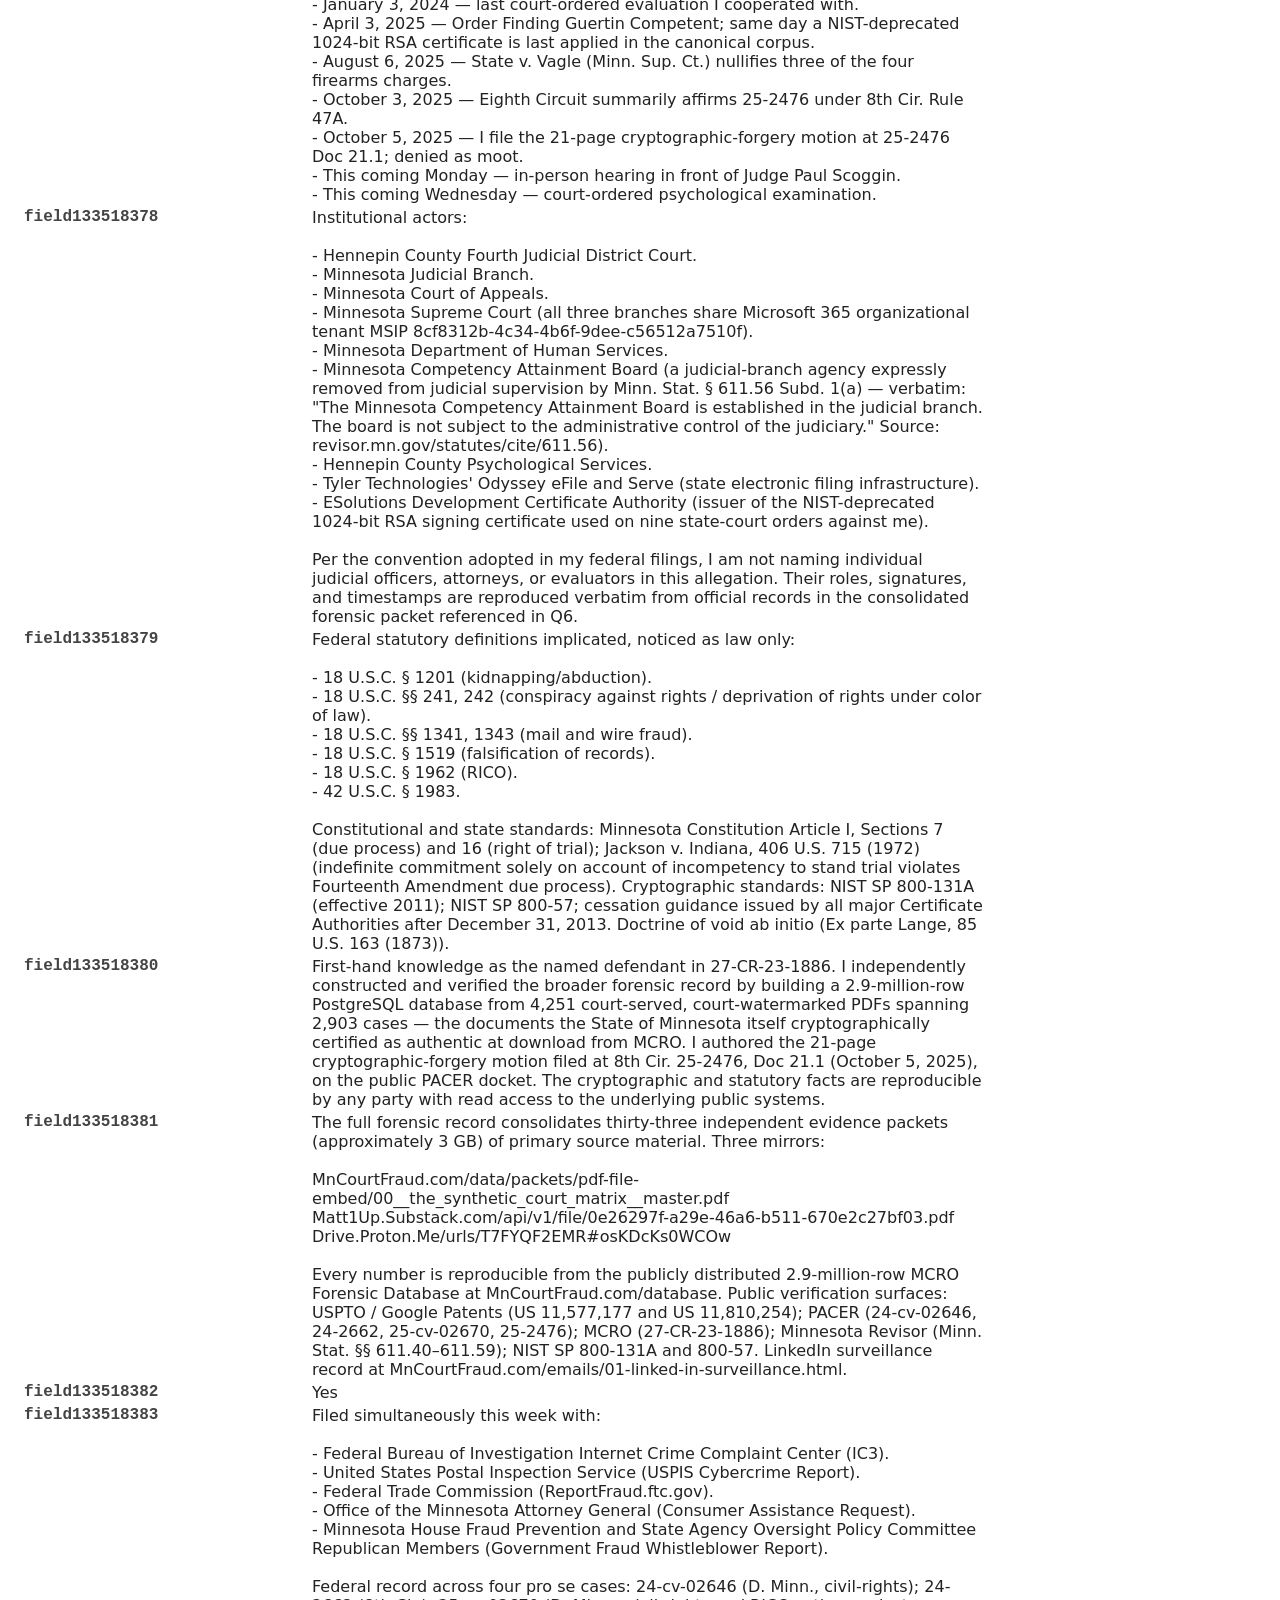
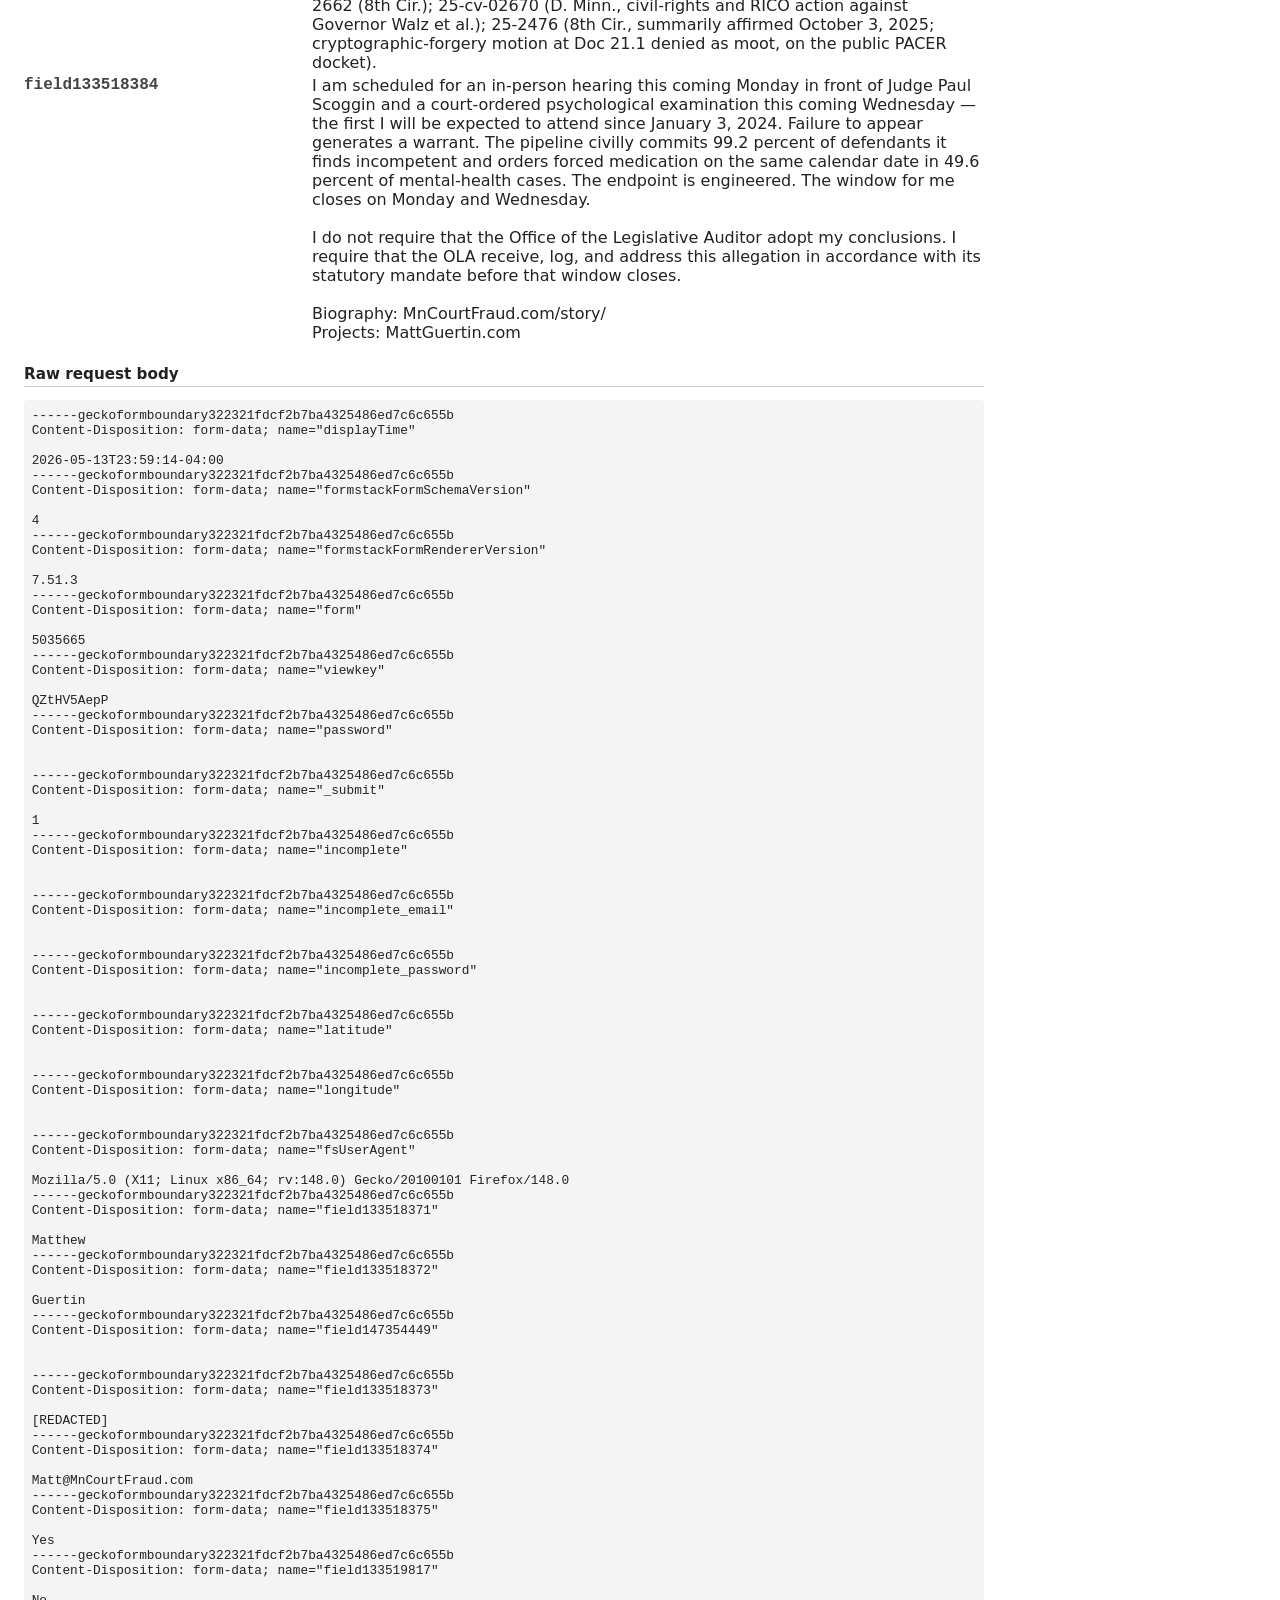
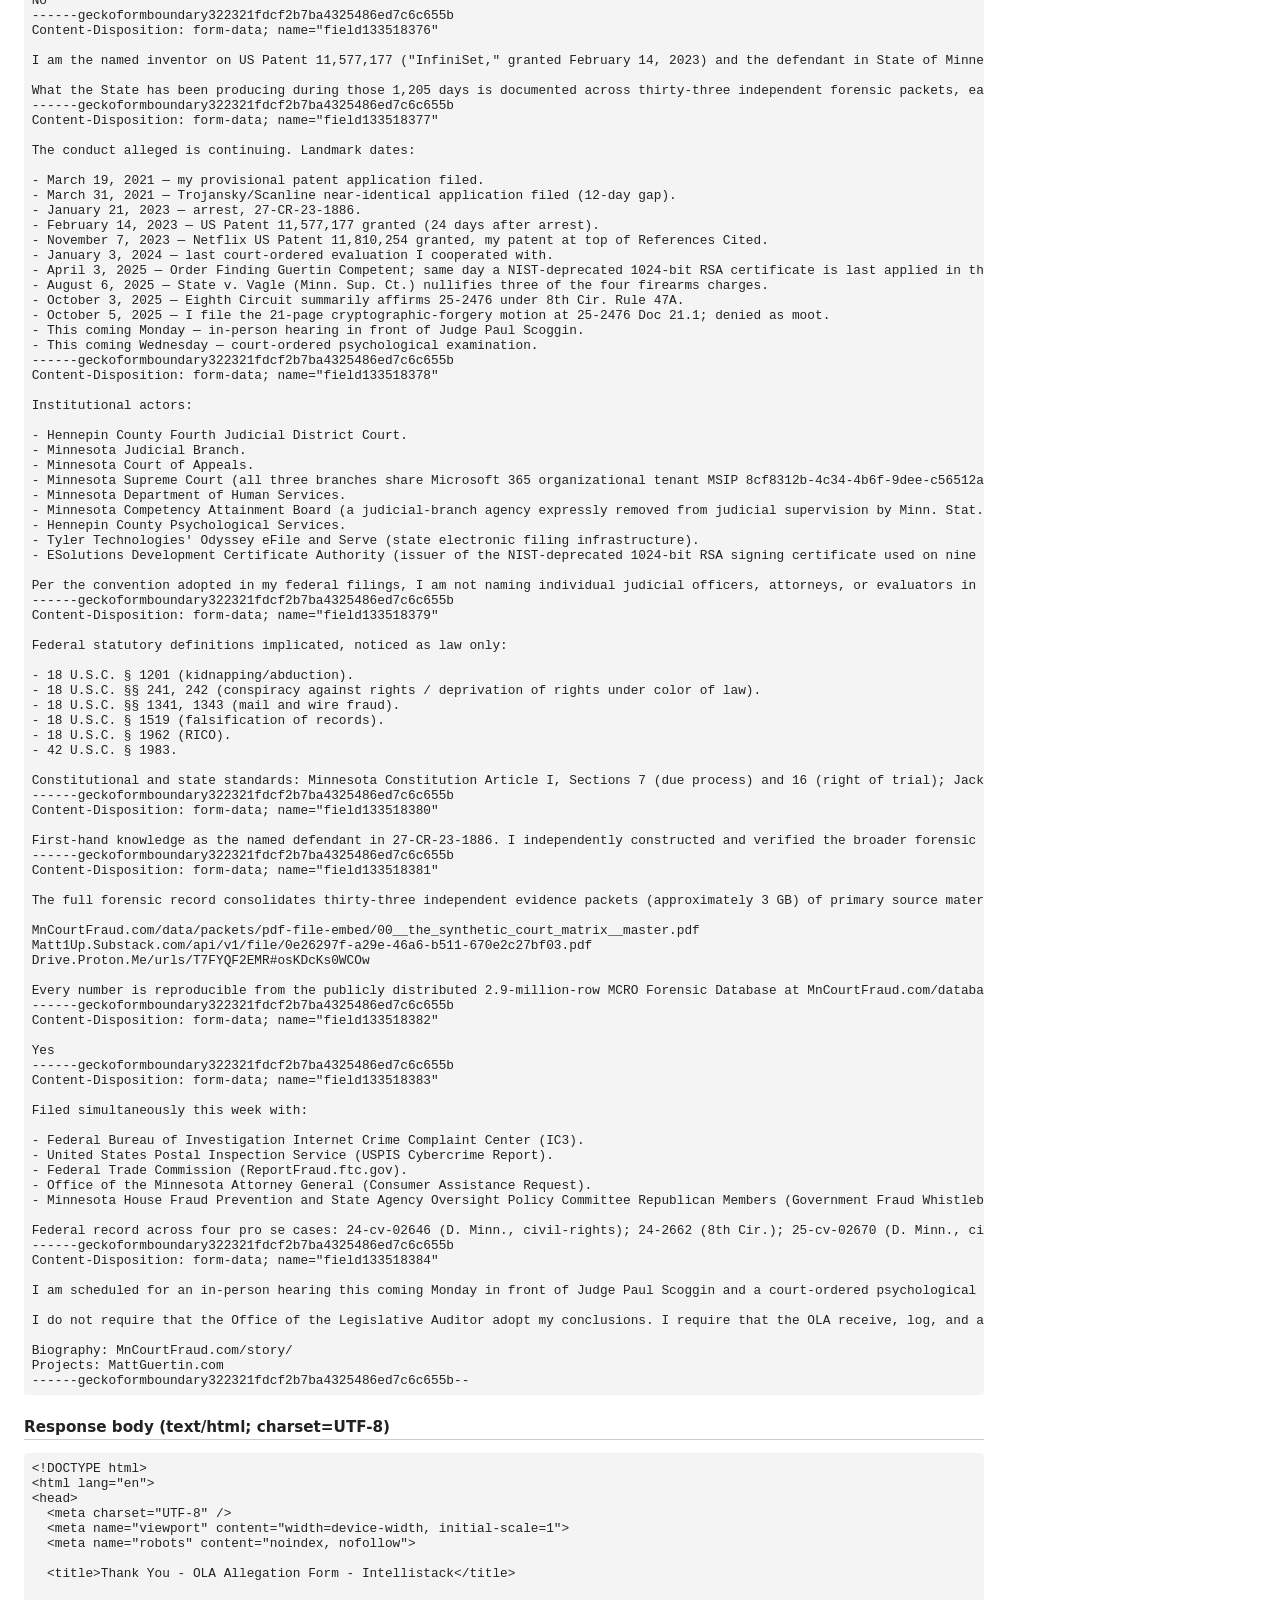
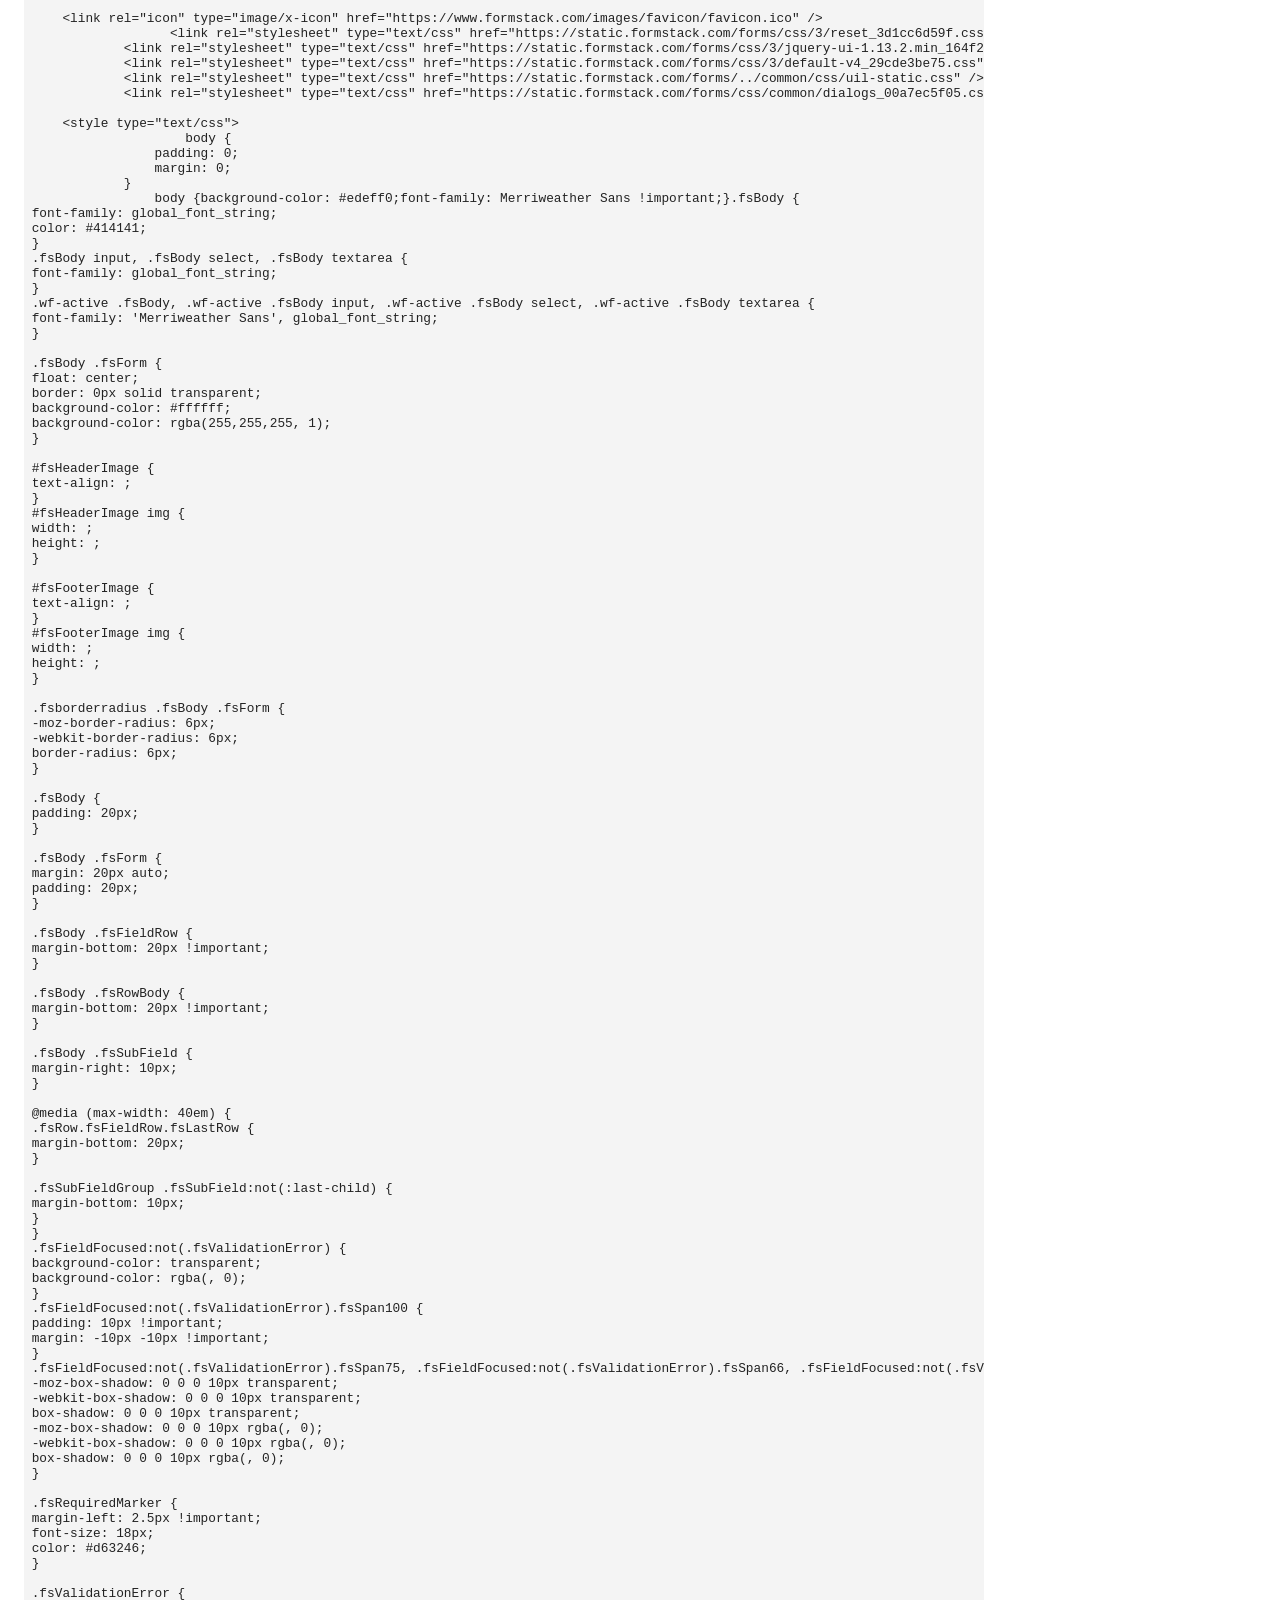
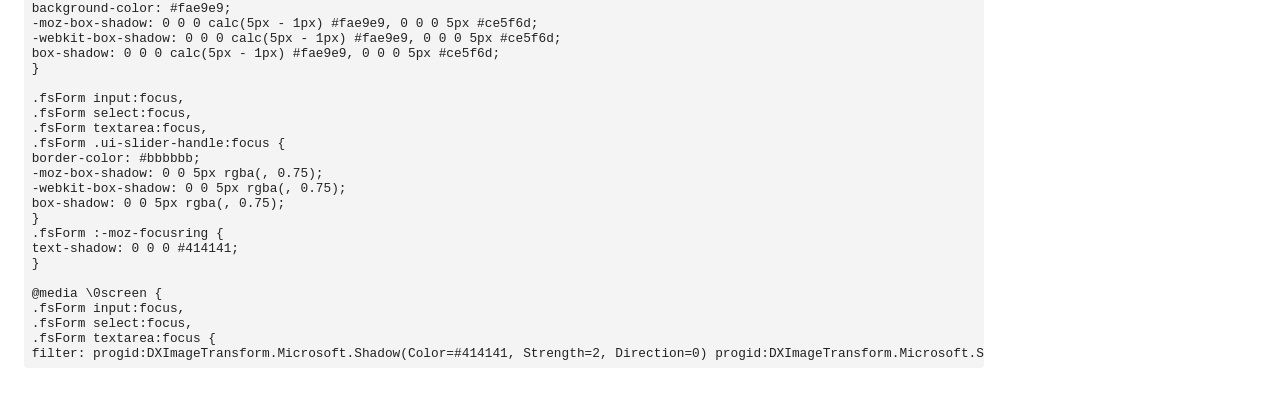
<file: examples/fraud-reports-session/filed-complaints/323_mnofficeofthelegislativeauditor-formstack-com.formsub.html>
<!DOCTYPE html>
<html lang="en">
<head>
<meta charset="utf-8">
<title>Form submission &#8212; mnofficeofthelegislativeauditor.formstack.com &#8212; entry 323</title>
<style>
 body{font-family:system-ui,-apple-system,sans-serif;margin:1.5em;max-width:60rem;color:#222;}
 h1{font-size:1.15rem;} h2{font-size:0.95rem;margin-top:1.5em;border-bottom:1px solid #ccc;padding-bottom:.2em;}
 dl{display:grid;grid-template-columns:max-content 1fr;column-gap:1.2em;row-gap:.25em;}
 dt{font-weight:600;color:#444;font-family:ui-monospace,Menlo,monospace;}
 dd{margin:0;white-space:pre-wrap;word-break:break-word;}
 pre{background:#f4f4f4;padding:.6em;border-radius:.3em;overflow-x:auto;font-size:.8rem;}
 .meta{color:#666;font-size:.85rem;} .meta b{color:#222;}
</style>
</head>
<body>
<h1>Form submission &mdash; <code>mnofficeofthelegislativeauditor.formstack.com</code></h1>
<p class="meta">
  <b>HAR entry index:</b> 323 &nbsp; <b>Started:</b> 2026-05-14T04:02:04.041851Z &nbsp;
  <b>Form type:</b> other &nbsp; <b>Form id:</b> <br>
  <b>Submitter:</b> Matthew Guertin &nbsp; <b>HTTP status:</b> 200<br>
  <b>POST</b> https://mnofficeofthelegislativeauditor.formstack.com/forms/index.php
</p>
<h2>Form fields (parsed)</h2>
<dl>
<dt>displayTime</dt><dd>2026-05-13T23:59:14-04:00</dd>
<dt>formstackFormSchemaVersion</dt><dd>4</dd>
<dt>formstackFormRendererVersion</dt><dd>7.51.3</dd>
<dt>form</dt><dd>5035665</dd>
<dt>viewkey</dt><dd>QZtHV5AepP</dd>
<dt>password</dt><dd></dd>
<dt>_submit</dt><dd>1</dd>
<dt>incomplete</dt><dd></dd>
<dt>incomplete_email</dt><dd></dd>
<dt>incomplete_password</dt><dd></dd>
<dt>latitude</dt><dd></dd>
<dt>longitude</dt><dd></dd>
<dt>fsUserAgent</dt><dd>Mozilla/5.0 (X11; Linux x86_64; rv:148.0) Gecko/20100101 Firefox/148.0</dd>
<dt>field133518371</dt><dd>Matthew</dd>
<dt>field133518372</dt><dd>Guertin</dd>
<dt>field147354449</dt><dd></dd>
<dt>field133518373</dt><dd>[REDACTED]</dd>
<dt>field133518374</dt><dd>Matt@MnCourtFraud.com</dd>
<dt>field133518375</dt><dd>Yes</dd>
<dt>field133519817</dt><dd>No</dd>
<dt>field133518376</dt><dd>I am the named inventor on US Patent 11,577,177 (&quot;InfiniSet,&quot; granted February 14, 2023) and the defendant in State of Minnesota v. Guertin, Hennepin County 27-CR-23-1886. Twelve days after my March 19, 2021 provisional, Stephan Trojansky (Scanline VFX) filed a near-identical application that became Netflix&#x27;s US Patent 11,810,254, granted November 7, 2023 with my patent at the top of its References Cited. Netflix had acquired Scanline for approximately $100 million in the interim. I was arrested on four firearms charges on January 21, 2023 — twenty-four days before my own patent grant. State v. Vagle (Minn. Sup. Ct., August 6, 2025) nullified three of those four charges. I have been held inside the Rule 20 competency framework for 1,205 days. Zero convictions. Zero substantive adjudication of any underlying charge.

What the State has been producing during those 1,205 days is documented across thirty-three independent forensic packets, each OpenTimestamps-anchored to the Bitcoin blockchain (link in Q6). The substance, named precisely. An automated text-generation pipeline trained on Minnesota&#x27;s civil-commitment / Rule 20 procedural corpus is producing the nominally individualized state-court orders against routed Minnesota defendants. The orders enter the courthouse docket through back-door integration with the Odyssey e-filing system. The judges named on the orders did not produce them — sixty unique judicial signature PNG images appear byte-identically across 1,400 court orders and 75 distinct defendants. The doctors named on the Rule 20.01 evaluation reports against me did not write them — the 2nd and 3rd reports, signed 344 days apart by two different psychiatrists, carry character-identical XMP author fields and an Adobe XMP Toolkit string identical to the second. A single third party authored both. Three nominally independent Minnesota judicial branches (Hennepin trial court, Minnesota Court of Appeals, Minnesota Supreme Court) share a single Microsoft 365 organizational tenant (MSIP 8cf8312b-4c34-4b6f-9dee-c56512a7510f). Of 18 unique appellate and supreme-court orders carrying that fingerprint with signature data, 15 are cryptographically invalid. Four documents in the canonical universe carry XMP creation timestamps from September 9, 2013 stamped onto filing events as late as 2020 — the authoring software was not in commercial release until 145 days after those declared creation dates. Minn. Stat. § 611.55 Subd. 5 authorizes &quot;forensic navigators&quot; to access all data collected, created, or maintained by a competency attainment program regarding a defendant; the publisher&#x27;s note attached states verbatim: &quot;NOTE: Subdivision 5, as added by Laws 2025, chapter 38, article 3, section 76, is effective July 1, 2027&quot; (source: revisor.mn.gov/statutes/cite/611.55). On April 20, 2026 I received a &quot;Forensic Navigator Check-In&quot; email regarding my case — fourteen months before the statutory authority for that role&#x27;s data access is legally effective. The pipeline civilly commits 99.2 percent of defendants it finds incompetent and orders forced medication on the same calendar date as commitment in 49.6 percent of mental-health cases. The endpoint is engineered, not adjudicated.</dd>
<dt>field133518377</dt><dd>The conduct alleged is continuing. Landmark dates:

- March 19, 2021 — my provisional patent application filed.
- March 31, 2021 — Trojansky/Scanline near-identical application filed (12-day gap).
- January 21, 2023 — arrest, 27-CR-23-1886.
- February 14, 2023 — US Patent 11,577,177 granted (24 days after arrest).
- November 7, 2023 — Netflix US Patent 11,810,254 granted, my patent at top of References Cited.
- January 3, 2024 — last court-ordered evaluation I cooperated with.
- April 3, 2025 — Order Finding Guertin Competent; same day a NIST-deprecated 1024-bit RSA certificate is last applied in the canonical corpus.
- August 6, 2025 — State v. Vagle (Minn. Sup. Ct.) nullifies three of the four firearms charges.
- October 3, 2025 — Eighth Circuit summarily affirms 25-2476 under 8th Cir. Rule 47A.
- October 5, 2025 — I file the 21-page cryptographic-forgery motion at 25-2476 Doc 21.1; denied as moot.
- This coming Monday — in-person hearing in front of Judge Paul Scoggin.
- This coming Wednesday — court-ordered psychological examination.</dd>
<dt>field133518378</dt><dd>Institutional actors:

- Hennepin County Fourth Judicial District Court.
- Minnesota Judicial Branch.
- Minnesota Court of Appeals.
- Minnesota Supreme Court (all three branches share Microsoft 365 organizational tenant MSIP 8cf8312b-4c34-4b6f-9dee-c56512a7510f).
- Minnesota Department of Human Services.
- Minnesota Competency Attainment Board (a judicial-branch agency expressly removed from judicial supervision by Minn. Stat. § 611.56 Subd. 1(a) — verbatim: &quot;The Minnesota Competency Attainment Board is established in the judicial branch. The board is not subject to the administrative control of the judiciary.&quot; Source: revisor.mn.gov/statutes/cite/611.56).
- Hennepin County Psychological Services.
- Tyler Technologies&#x27; Odyssey eFile and Serve (state electronic filing infrastructure).
- ESolutions Development Certificate Authority (issuer of the NIST-deprecated 1024-bit RSA signing certificate used on nine state-court orders against me).

Per the convention adopted in my federal filings, I am not naming individual judicial officers, attorneys, or evaluators in this allegation. Their roles, signatures, and timestamps are reproduced verbatim from official records in the consolidated forensic packet referenced in Q6.</dd>
<dt>field133518379</dt><dd>Federal statutory definitions implicated, noticed as law only:

- 18 U.S.C. § 1201 (kidnapping/abduction).
- 18 U.S.C. §§ 241, 242 (conspiracy against rights / deprivation of rights under color of law).
- 18 U.S.C. §§ 1341, 1343 (mail and wire fraud).
- 18 U.S.C. § 1519 (falsification of records).
- 18 U.S.C. § 1962 (RICO).
- 42 U.S.C. § 1983.

Constitutional and state standards: Minnesota Constitution Article I, Sections 7 (due process) and 16 (right of trial); Jackson v. Indiana, 406 U.S. 715 (1972) (indefinite commitment solely on account of incompetency to stand trial violates Fourteenth Amendment due process). Cryptographic standards: NIST SP 800-131A (effective 2011); NIST SP 800-57; cessation guidance issued by all major Certificate Authorities after December 31, 2013. Doctrine of void ab initio (Ex parte Lange, 85 U.S. 163 (1873)).</dd>
<dt>field133518380</dt><dd>First-hand knowledge as the named defendant in 27-CR-23-1886. I independently constructed and verified the broader forensic record by building a 2.9-million-row PostgreSQL database from 4,251 court-served, court-watermarked PDFs spanning 2,903 cases — the documents the State of Minnesota itself cryptographically certified as authentic at download from MCRO. I authored the 21-page cryptographic-forgery motion filed at 8th Cir. 25-2476, Doc 21.1 (October 5, 2025), on the public PACER docket. The cryptographic and statutory facts are reproducible by any party with read access to the underlying public systems.</dd>
<dt>field133518381</dt><dd>The full forensic record consolidates thirty-three independent evidence packets (approximately 3 GB) of primary source material. Three mirrors:

MnCourtFraud.com/data/packets/pdf-file-embed/00__the_synthetic_court_matrix__master.pdf
Matt1Up.Substack.com/api/v1/file/0e26297f-a29e-46a6-b511-670e2c27bf03.pdf
Drive.Proton.Me/urls/T7FYQF2EMR#osKDcKs0WCOw

Every number is reproducible from the publicly distributed 2.9-million-row MCRO Forensic Database at MnCourtFraud.com/database. Public verification surfaces: USPTO / Google Patents (US 11,577,177 and US 11,810,254); PACER (24-cv-02646, 24-2662, 25-cv-02670, 25-2476); MCRO (27-CR-23-1886); Minnesota Revisor (Minn. Stat. §§ 611.40–611.59); NIST SP 800-131A and 800-57. LinkedIn surveillance record at MnCourtFraud.com/emails/01-linked-in-surveillance.html.</dd>
<dt>field133518382</dt><dd>Yes</dd>
<dt>field133518383</dt><dd>Filed simultaneously this week with:

- Federal Bureau of Investigation Internet Crime Complaint Center (IC3).
- United States Postal Inspection Service (USPIS Cybercrime Report).
- Federal Trade Commission (ReportFraud.ftc.gov).
- Office of the Minnesota Attorney General (Consumer Assistance Request).
- Minnesota House Fraud Prevention and State Agency Oversight Policy Committee Republican Members (Government Fraud Whistleblower Report).

Federal record across four pro se cases: 24-cv-02646 (D. Minn., civil-rights); 24-2662 (8th Cir.); 25-cv-02670 (D. Minn., civil-rights and RICO action against Governor Walz et al.); 25-2476 (8th Cir., summarily affirmed October 3, 2025; cryptographic-forgery motion at Doc 21.1 denied as moot, on the public PACER docket).</dd>
<dt>field133518384</dt><dd>I am scheduled for an in-person hearing this coming Monday in front of Judge Paul Scoggin and a court-ordered psychological examination this coming Wednesday — the first I will be expected to attend since January 3, 2024. Failure to appear generates a warrant. The pipeline civilly commits 99.2 percent of defendants it finds incompetent and orders forced medication on the same calendar date in 49.6 percent of mental-health cases. The endpoint is engineered. The window for me closes on Monday and Wednesday.

I do not require that the Office of the Legislative Auditor adopt my conclusions. I require that the OLA receive, log, and address this allegation in accordance with its statutory mandate before that window closes.

Biography: MnCourtFraud.com/story/
Projects: MattGuertin.com</dd>

</dl>
<h2>Raw request body</h2>
<pre>------geckoformboundary322321fdcf2b7ba4325486ed7c6c655b
Content-Disposition: form-data; name=&quot;displayTime&quot;

2026-05-13T23:59:14-04:00
------geckoformboundary322321fdcf2b7ba4325486ed7c6c655b
Content-Disposition: form-data; name=&quot;formstackFormSchemaVersion&quot;

4
------geckoformboundary322321fdcf2b7ba4325486ed7c6c655b
Content-Disposition: form-data; name=&quot;formstackFormRendererVersion&quot;

7.51.3
------geckoformboundary322321fdcf2b7ba4325486ed7c6c655b
Content-Disposition: form-data; name=&quot;form&quot;

5035665
------geckoformboundary322321fdcf2b7ba4325486ed7c6c655b
Content-Disposition: form-data; name=&quot;viewkey&quot;

QZtHV5AepP
------geckoformboundary322321fdcf2b7ba4325486ed7c6c655b
Content-Disposition: form-data; name=&quot;password&quot;


------geckoformboundary322321fdcf2b7ba4325486ed7c6c655b
Content-Disposition: form-data; name=&quot;_submit&quot;

1
------geckoformboundary322321fdcf2b7ba4325486ed7c6c655b
Content-Disposition: form-data; name=&quot;incomplete&quot;


------geckoformboundary322321fdcf2b7ba4325486ed7c6c655b
Content-Disposition: form-data; name=&quot;incomplete_email&quot;


------geckoformboundary322321fdcf2b7ba4325486ed7c6c655b
Content-Disposition: form-data; name=&quot;incomplete_password&quot;


------geckoformboundary322321fdcf2b7ba4325486ed7c6c655b
Content-Disposition: form-data; name=&quot;latitude&quot;


------geckoformboundary322321fdcf2b7ba4325486ed7c6c655b
Content-Disposition: form-data; name=&quot;longitude&quot;


------geckoformboundary322321fdcf2b7ba4325486ed7c6c655b
Content-Disposition: form-data; name=&quot;fsUserAgent&quot;

Mozilla/5.0 (X11; Linux x86_64; rv:148.0) Gecko/20100101 Firefox/148.0
------geckoformboundary322321fdcf2b7ba4325486ed7c6c655b
Content-Disposition: form-data; name=&quot;field133518371&quot;

Matthew
------geckoformboundary322321fdcf2b7ba4325486ed7c6c655b
Content-Disposition: form-data; name=&quot;field133518372&quot;

Guertin
------geckoformboundary322321fdcf2b7ba4325486ed7c6c655b
Content-Disposition: form-data; name=&quot;field147354449&quot;


------geckoformboundary322321fdcf2b7ba4325486ed7c6c655b
Content-Disposition: form-data; name=&quot;field133518373&quot;

[REDACTED]
------geckoformboundary322321fdcf2b7ba4325486ed7c6c655b
Content-Disposition: form-data; name=&quot;field133518374&quot;

Matt@MnCourtFraud.com
------geckoformboundary322321fdcf2b7ba4325486ed7c6c655b
Content-Disposition: form-data; name=&quot;field133518375&quot;

Yes
------geckoformboundary322321fdcf2b7ba4325486ed7c6c655b
Content-Disposition: form-data; name=&quot;field133519817&quot;

No
------geckoformboundary322321fdcf2b7ba4325486ed7c6c655b
Content-Disposition: form-data; name=&quot;field133518376&quot;

I am the named inventor on US Patent 11,577,177 (&quot;InfiniSet,&quot; granted February 14, 2023) and the defendant in State of Minnesota v. Guertin, Hennepin County 27-CR-23-1886. Twelve days after my March 19, 2021 provisional, Stephan Trojansky (Scanline VFX) filed a near-identical application that became Netflix&#x27;s US Patent 11,810,254, granted November 7, 2023 with my patent at the top of its References Cited. Netflix had acquired Scanline for approximately $100 million in the interim. I was arrested on four firearms charges on January 21, 2023 — twenty-four days before my own patent grant. State v. Vagle (Minn. Sup. Ct., August 6, 2025) nullified three of those four charges. I have been held inside the Rule 20 competency framework for 1,205 days. Zero convictions. Zero substantive adjudication of any underlying charge.

What the State has been producing during those 1,205 days is documented across thirty-three independent forensic packets, each OpenTimestamps-anchored to the Bitcoin blockchain (link in Q6). The substance, named precisely. An automated text-generation pipeline trained on Minnesota&#x27;s civil-commitment / Rule 20 procedural corpus is producing the nominally individualized state-court orders against routed Minnesota defendants. The orders enter the courthouse docket through back-door integration with the Odyssey e-filing system. The judges named on the orders did not produce them — sixty unique judicial signature PNG images appear byte-identically across 1,400 court orders and 75 distinct defendants. The doctors named on the Rule 20.01 evaluation reports against me did not write them — the 2nd and 3rd reports, signed 344 days apart by two different psychiatrists, carry character-identical XMP author fields and an Adobe XMP Toolkit string identical to the second. A single third party authored both. Three nominally independent Minnesota judicial branches (Hennepin trial court, Minnesota Court of Appeals, Minnesota Supreme Court) share a single Microsoft 365 organizational tenant (MSIP 8cf8312b-4c34-4b6f-9dee-c56512a7510f). Of 18 unique appellate and supreme-court orders carrying that fingerprint with signature data, 15 are cryptographically invalid. Four documents in the canonical universe carry XMP creation timestamps from September 9, 2013 stamped onto filing events as late as 2020 — the authoring software was not in commercial release until 145 days after those declared creation dates. Minn. Stat. § 611.55 Subd. 5 authorizes &quot;forensic navigators&quot; to access all data collected, created, or maintained by a competency attainment program regarding a defendant; the publisher&#x27;s note attached states verbatim: &quot;NOTE: Subdivision 5, as added by Laws 2025, chapter 38, article 3, section 76, is effective July 1, 2027&quot; (source: revisor.mn.gov/statutes/cite/611.55). On April 20, 2026 I received a &quot;Forensic Navigator Check-In&quot; email regarding my case — fourteen months before the statutory authority for that role&#x27;s data access is legally effective. The pipeline civilly commits 99.2 percent of defendants it finds incompetent and orders forced medication on the same calendar date as commitment in 49.6 percent of mental-health cases. The endpoint is engineered, not adjudicated.
------geckoformboundary322321fdcf2b7ba4325486ed7c6c655b
Content-Disposition: form-data; name=&quot;field133518377&quot;

The conduct alleged is continuing. Landmark dates:

- March 19, 2021 — my provisional patent application filed.
- March 31, 2021 — Trojansky/Scanline near-identical application filed (12-day gap).
- January 21, 2023 — arrest, 27-CR-23-1886.
- February 14, 2023 — US Patent 11,577,177 granted (24 days after arrest).
- November 7, 2023 — Netflix US Patent 11,810,254 granted, my patent at top of References Cited.
- January 3, 2024 — last court-ordered evaluation I cooperated with.
- April 3, 2025 — Order Finding Guertin Competent; same day a NIST-deprecated 1024-bit RSA certificate is last applied in the canonical corpus.
- August 6, 2025 — State v. Vagle (Minn. Sup. Ct.) nullifies three of the four firearms charges.
- October 3, 2025 — Eighth Circuit summarily affirms 25-2476 under 8th Cir. Rule 47A.
- October 5, 2025 — I file the 21-page cryptographic-forgery motion at 25-2476 Doc 21.1; denied as moot.
- This coming Monday — in-person hearing in front of Judge Paul Scoggin.
- This coming Wednesday — court-ordered psychological examination.
------geckoformboundary322321fdcf2b7ba4325486ed7c6c655b
Content-Disposition: form-data; name=&quot;field133518378&quot;

Institutional actors:

- Hennepin County Fourth Judicial District Court.
- Minnesota Judicial Branch.
- Minnesota Court of Appeals.
- Minnesota Supreme Court (all three branches share Microsoft 365 organizational tenant MSIP 8cf8312b-4c34-4b6f-9dee-c56512a7510f).
- Minnesota Department of Human Services.
- Minnesota Competency Attainment Board (a judicial-branch agency expressly removed from judicial supervision by Minn. Stat. § 611.56 Subd. 1(a) — verbatim: &quot;The Minnesota Competency Attainment Board is established in the judicial branch. The board is not subject to the administrative control of the judiciary.&quot; Source: revisor.mn.gov/statutes/cite/611.56).
- Hennepin County Psychological Services.
- Tyler Technologies&#x27; Odyssey eFile and Serve (state electronic filing infrastructure).
- ESolutions Development Certificate Authority (issuer of the NIST-deprecated 1024-bit RSA signing certificate used on nine state-court orders against me).

Per the convention adopted in my federal filings, I am not naming individual judicial officers, attorneys, or evaluators in this allegation. Their roles, signatures, and timestamps are reproduced verbatim from official records in the consolidated forensic packet referenced in Q6.
------geckoformboundary322321fdcf2b7ba4325486ed7c6c655b
Content-Disposition: form-data; name=&quot;field133518379&quot;

Federal statutory definitions implicated, noticed as law only:

- 18 U.S.C. § 1201 (kidnapping/abduction).
- 18 U.S.C. §§ 241, 242 (conspiracy against rights / deprivation of rights under color of law).
- 18 U.S.C. §§ 1341, 1343 (mail and wire fraud).
- 18 U.S.C. § 1519 (falsification of records).
- 18 U.S.C. § 1962 (RICO).
- 42 U.S.C. § 1983.

Constitutional and state standards: Minnesota Constitution Article I, Sections 7 (due process) and 16 (right of trial); Jackson v. Indiana, 406 U.S. 715 (1972) (indefinite commitment solely on account of incompetency to stand trial violates Fourteenth Amendment due process). Cryptographic standards: NIST SP 800-131A (effective 2011); NIST SP 800-57; cessation guidance issued by all major Certificate Authorities after December 31, 2013. Doctrine of void ab initio (Ex parte Lange, 85 U.S. 163 (1873)).
------geckoformboundary322321fdcf2b7ba4325486ed7c6c655b
Content-Disposition: form-data; name=&quot;field133518380&quot;

First-hand knowledge as the named defendant in 27-CR-23-1886. I independently constructed and verified the broader forensic record by building a 2.9-million-row PostgreSQL database from 4,251 court-served, court-watermarked PDFs spanning 2,903 cases — the documents the State of Minnesota itself cryptographically certified as authentic at download from MCRO. I authored the 21-page cryptographic-forgery motion filed at 8th Cir. 25-2476, Doc 21.1 (October 5, 2025), on the public PACER docket. The cryptographic and statutory facts are reproducible by any party with read access to the underlying public systems.
------geckoformboundary322321fdcf2b7ba4325486ed7c6c655b
Content-Disposition: form-data; name=&quot;field133518381&quot;

The full forensic record consolidates thirty-three independent evidence packets (approximately 3 GB) of primary source material. Three mirrors:

MnCourtFraud.com/data/packets/pdf-file-embed/00__the_synthetic_court_matrix__master.pdf
Matt1Up.Substack.com/api/v1/file/0e26297f-a29e-46a6-b511-670e2c27bf03.pdf
Drive.Proton.Me/urls/T7FYQF2EMR#osKDcKs0WCOw

Every number is reproducible from the publicly distributed 2.9-million-row MCRO Forensic Database at MnCourtFraud.com/database. Public verification surfaces: USPTO / Google Patents (US 11,577,177 and US 11,810,254); PACER (24-cv-02646, 24-2662, 25-cv-02670, 25-2476); MCRO (27-CR-23-1886); Minnesota Revisor (Minn. Stat. §§ 611.40–611.59); NIST SP 800-131A and 800-57. LinkedIn surveillance record at MnCourtFraud.com/emails/01-linked-in-surveillance.html.
------geckoformboundary322321fdcf2b7ba4325486ed7c6c655b
Content-Disposition: form-data; name=&quot;field133518382&quot;

Yes
------geckoformboundary322321fdcf2b7ba4325486ed7c6c655b
Content-Disposition: form-data; name=&quot;field133518383&quot;

Filed simultaneously this week with:

- Federal Bureau of Investigation Internet Crime Complaint Center (IC3).
- United States Postal Inspection Service (USPIS Cybercrime Report).
- Federal Trade Commission (ReportFraud.ftc.gov).
- Office of the Minnesota Attorney General (Consumer Assistance Request).
- Minnesota House Fraud Prevention and State Agency Oversight Policy Committee Republican Members (Government Fraud Whistleblower Report).

Federal record across four pro se cases: 24-cv-02646 (D. Minn., civil-rights); 24-2662 (8th Cir.); 25-cv-02670 (D. Minn., civil-rights and RICO action against Governor Walz et al.); 25-2476 (8th Cir., summarily affirmed October 3, 2025; cryptographic-forgery motion at Doc 21.1 denied as moot, on the public PACER docket).
------geckoformboundary322321fdcf2b7ba4325486ed7c6c655b
Content-Disposition: form-data; name=&quot;field133518384&quot;

I am scheduled for an in-person hearing this coming Monday in front of Judge Paul Scoggin and a court-ordered psychological examination this coming Wednesday — the first I will be expected to attend since January 3, 2024. Failure to appear generates a warrant. The pipeline civilly commits 99.2 percent of defendants it finds incompetent and orders forced medication on the same calendar date in 49.6 percent of mental-health cases. The endpoint is engineered. The window for me closes on Monday and Wednesday.

I do not require that the Office of the Legislative Auditor adopt my conclusions. I require that the OLA receive, log, and address this allegation in accordance with its statutory mandate before that window closes.

Biography: MnCourtFraud.com/story/
Projects: MattGuertin.com
------geckoformboundary322321fdcf2b7ba4325486ed7c6c655b--
</pre>
<h2>Response body (text/html; charset=UTF-8)</h2><pre>&lt;!DOCTYPE html&gt;
&lt;html lang=&quot;en&quot;&gt;
&lt;head&gt;
  &lt;meta charset=&quot;UTF-8&quot; /&gt;
  &lt;meta name=&quot;viewport&quot; content=&quot;width=device-width, initial-scale=1&quot;&gt;
  &lt;meta name=&quot;robots&quot; content=&quot;noindex, nofollow&quot;&gt;

  &lt;title&gt;Thank You - OLA Allegation Form - Intellistack&lt;/title&gt;

  
    &lt;link rel=&quot;icon&quot; type=&quot;image/x-icon&quot; href=&quot;https://www.formstack.com/images/favicon/favicon.ico&quot; /&gt;
                  &lt;link rel=&quot;stylesheet&quot; type=&quot;text/css&quot; href=&quot;https://static.formstack.com/forms/css/3/reset_3d1cc6d59f.css&quot; /&gt;
            &lt;link rel=&quot;stylesheet&quot; type=&quot;text/css&quot; href=&quot;https://static.formstack.com/forms/css/3/jquery-ui-1.13.2.min_164f2f8d51.css&quot; /&gt;
            &lt;link rel=&quot;stylesheet&quot; type=&quot;text/css&quot; href=&quot;https://static.formstack.com/forms/css/3/default-v4_29cde3be75.css&quot; /&gt;
            &lt;link rel=&quot;stylesheet&quot; type=&quot;text/css&quot; href=&quot;https://static.formstack.com/forms/../common/css/uil-static.css&quot; /&gt;
            &lt;link rel=&quot;stylesheet&quot; type=&quot;text/css&quot; href=&quot;https://static.formstack.com/forms/css/common/dialogs_00a7ec5f05.css&quot; /&gt;
    
    &lt;style type=&quot;text/css&quot;&gt;
                    body {
                padding: 0;
                margin: 0;
            }
                body {background-color: #edeff0;font-family: Merriweather Sans !important;}.fsBody {
font-family: global_font_string;
color: #414141;
}
.fsBody input, .fsBody select, .fsBody textarea {
font-family: global_font_string;
}
.wf-active .fsBody, .wf-active .fsBody input, .wf-active .fsBody select, .wf-active .fsBody textarea {
font-family: &#x27;Merriweather Sans&#x27;, global_font_string;
}

.fsBody .fsForm {
float: center;
border: 0px solid transparent;
background-color: #ffffff;
background-color: rgba(255,255,255, 1);
}

#fsHeaderImage {
text-align: ;
}
#fsHeaderImage img {
width: ;
height: ;
}

#fsFooterImage {
text-align: ;
}
#fsFooterImage img {
width: ;
height: ;
}

.fsborderradius .fsBody .fsForm {
-moz-border-radius: 6px;
-webkit-border-radius: 6px;
border-radius: 6px;
}

.fsBody {
padding: 20px;
}

.fsBody .fsForm {
margin: 20px auto;
padding: 20px;
}

.fsBody .fsFieldRow {
margin-bottom: 20px !important;
}

.fsBody .fsRowBody {
margin-bottom: 20px !important;
}

.fsBody .fsSubField {
margin-right: 10px;
}

@media (max-width: 40em) {
.fsRow.fsFieldRow.fsLastRow {
margin-bottom: 20px;
}

.fsSubFieldGroup .fsSubField:not(:last-child) {
margin-bottom: 10px;
}
}
.fsFieldFocused:not(.fsValidationError) {
background-color: transparent;
background-color: rgba(, 0);
}
.fsFieldFocused:not(.fsValidationError).fsSpan100 {
padding: 10px !important;
margin: -10px -10px !important;
}
.fsFieldFocused:not(.fsValidationError).fsSpan75, .fsFieldFocused:not(.fsValidationError).fsSpan66, .fsFieldFocused:not(.fsValidationError).fsSpan50, .fsFieldFocused:not(.fsValidationError).fsSpan33, .fsFieldFocused:not(.fsValidationError).fsSpan25 {
-moz-box-shadow: 0 0 0 10px transparent;
-webkit-box-shadow: 0 0 0 10px transparent;
box-shadow: 0 0 0 10px transparent;
-moz-box-shadow: 0 0 0 10px rgba(, 0);
-webkit-box-shadow: 0 0 0 10px rgba(, 0);
box-shadow: 0 0 0 10px rgba(, 0);
}

.fsRequiredMarker {
margin-left: 2.5px !important;
font-size: 18px;
color: #d63246;
}

.fsValidationError {
background-color: #fae9e9;
-moz-box-shadow: 0 0 0 calc(5px - 1px) #fae9e9, 0 0 0 5px #ce5f6d;
-webkit-box-shadow: 0 0 0 calc(5px - 1px) #fae9e9, 0 0 0 5px #ce5f6d;
box-shadow: 0 0 0 calc(5px - 1px) #fae9e9, 0 0 0 5px #ce5f6d;
}

.fsForm input:focus,
.fsForm select:focus,
.fsForm textarea:focus,
.fsForm .ui-slider-handle:focus {
border-color: #bbbbbb;
-moz-box-shadow: 0 0 5px rgba(, 0.75);
-webkit-box-shadow: 0 0 5px rgba(, 0.75);
box-shadow: 0 0 5px rgba(, 0.75);
}
.fsForm :-moz-focusring {
text-shadow: 0 0 0 #414141;
}

@media \0screen {
.fsForm input:focus,
.fsForm select:focus,
.fsForm textarea:focus {
filter: progid:DXImageTransform.Microsoft.Shadow(Color=#414141, Strength=2, Direction=0) progid:DXImageTransform.Microsoft.Shadow(Color=#414141, Strength=2, Direction=90) progid:DXImageTransform.Microsoft.Shadow(Color=#414141, Strength=2, Direc</pre>
</body>
</html>
</file>
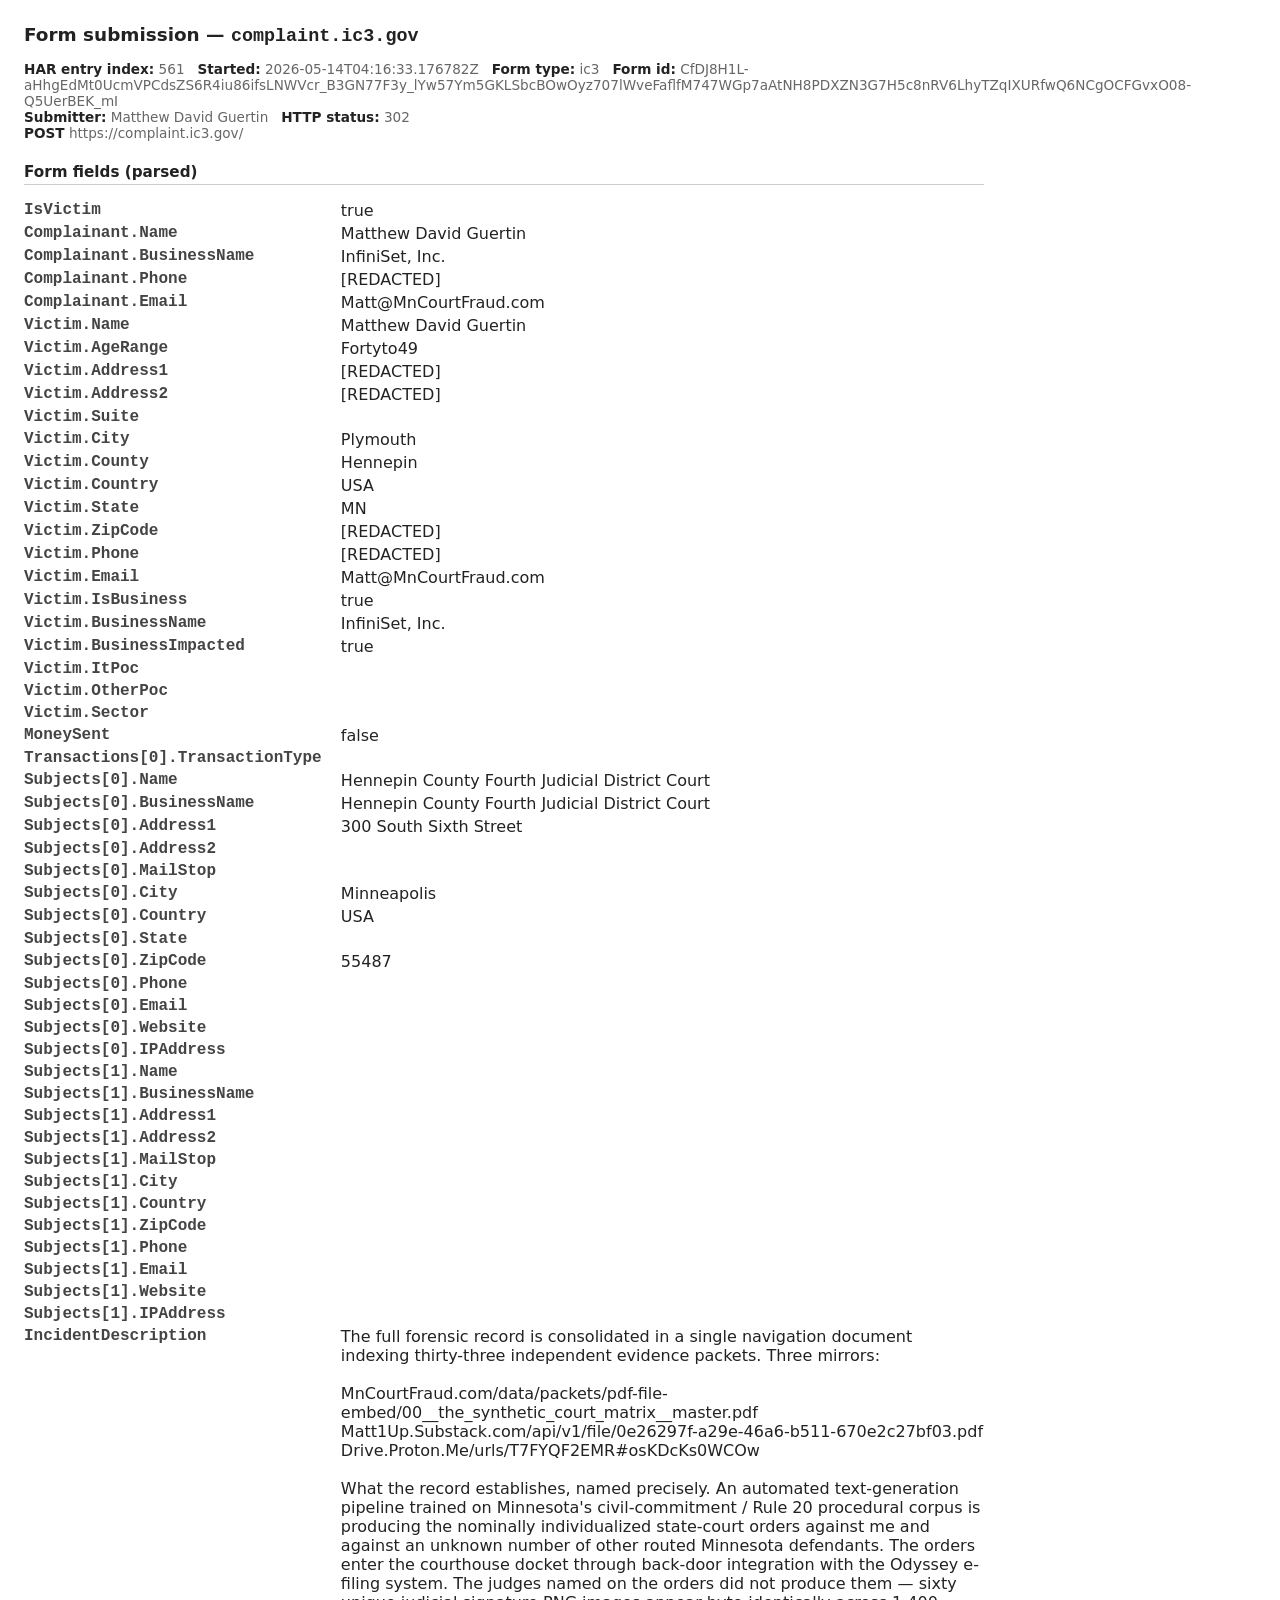
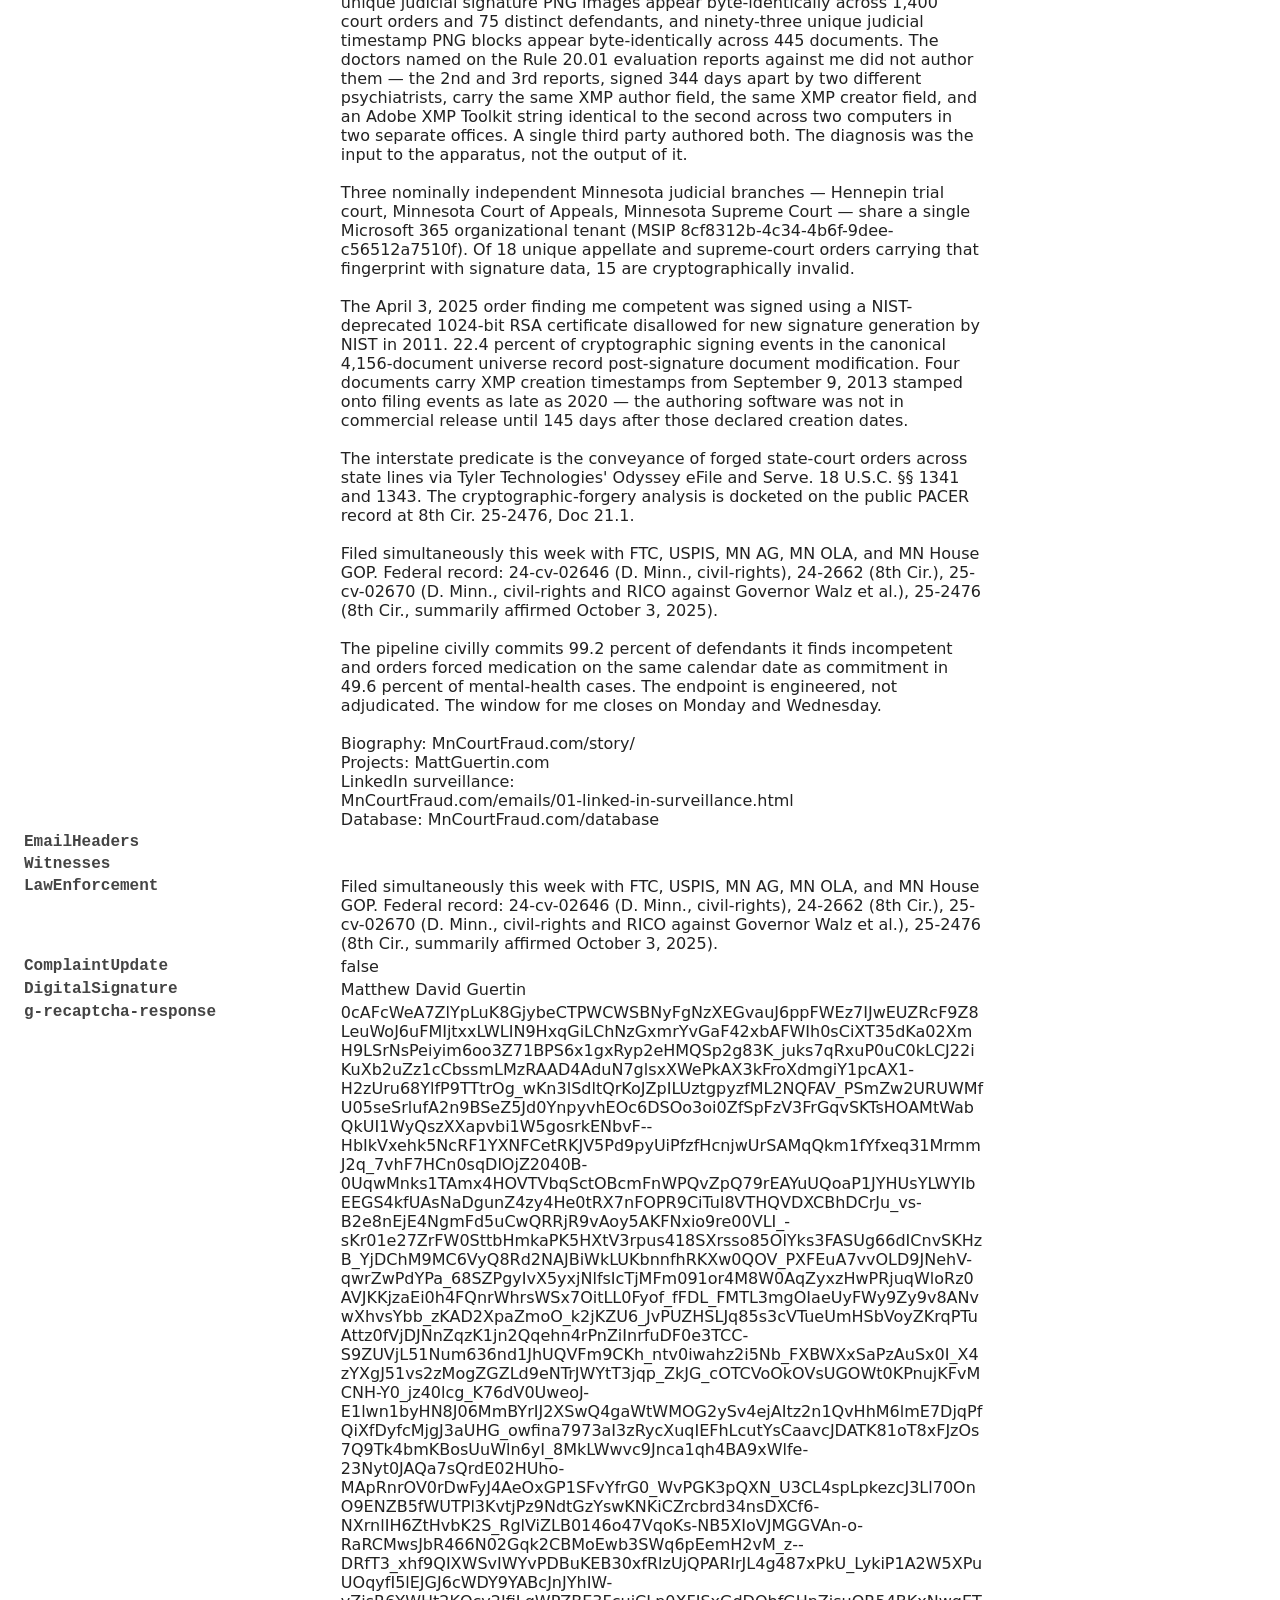
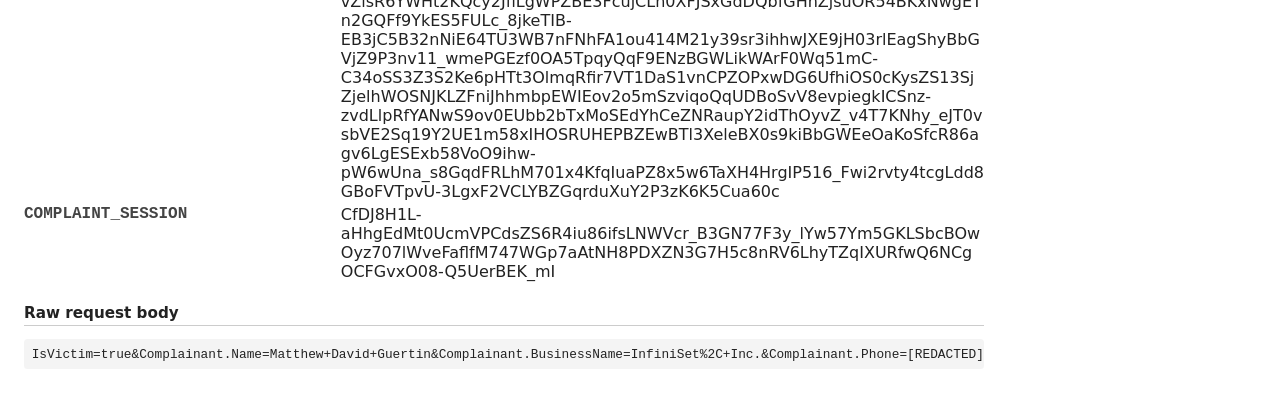
<file: examples/fraud-reports-session/filed-complaints/561_complaint-ic3-gov.formsub.html>
<!DOCTYPE html>
<html lang="en">
<head>
<meta charset="utf-8">
<title>Form submission &#8212; complaint.ic3.gov &#8212; entry 561</title>
<style>
 body{font-family:system-ui,-apple-system,sans-serif;margin:1.5em;max-width:60rem;color:#222;}
 h1{font-size:1.15rem;} h2{font-size:0.95rem;margin-top:1.5em;border-bottom:1px solid #ccc;padding-bottom:.2em;}
 dl{display:grid;grid-template-columns:max-content 1fr;column-gap:1.2em;row-gap:.25em;}
 dt{font-weight:600;color:#444;font-family:ui-monospace,Menlo,monospace;}
 dd{margin:0;white-space:pre-wrap;word-break:break-word;}
 pre{background:#f4f4f4;padding:.6em;border-radius:.3em;overflow-x:auto;font-size:.8rem;}
 .meta{color:#666;font-size:.85rem;} .meta b{color:#222;}
</style>
</head>
<body>
<h1>Form submission &mdash; <code>complaint.ic3.gov</code></h1>
<p class="meta">
  <b>HAR entry index:</b> 561 &nbsp; <b>Started:</b> 2026-05-14T04:16:33.176782Z &nbsp;
  <b>Form type:</b> ic3 &nbsp; <b>Form id:</b> CfDJ8H1L-aHhgEdMt0UcmVPCdsZS6R4iu86ifsLNWVcr_B3GN77F3y_lYw57Ym5GKLSbcBOwOyz707lWveFaflfM747WGp7aAtNH8PDXZN3G7H5c8nRV6LhyTZqIXURfwQ6NCgOCFGvxO08-Q5UerBEK_mI<br>
  <b>Submitter:</b> Matthew David Guertin &nbsp; <b>HTTP status:</b> 302<br>
  <b>POST</b> https://complaint.ic3.gov/
</p>
<h2>Form fields (parsed)</h2>
<dl>
<dt>IsVictim</dt><dd>true</dd>
<dt>Complainant.Name</dt><dd>Matthew David Guertin</dd>
<dt>Complainant.BusinessName</dt><dd>InfiniSet, Inc.</dd>
<dt>Complainant.Phone</dt><dd>[REDACTED]</dd>
<dt>Complainant.Email</dt><dd>Matt@MnCourtFraud.com</dd>
<dt>Victim.Name</dt><dd>Matthew David Guertin</dd>
<dt>Victim.AgeRange</dt><dd>Fortyto49</dd>
<dt>Victim.Address1</dt><dd>[REDACTED]</dd>
<dt>Victim.Address2</dt><dd>[REDACTED]</dd>
<dt>Victim.Suite</dt><dd></dd>
<dt>Victim.City</dt><dd>Plymouth</dd>
<dt>Victim.County</dt><dd>Hennepin</dd>
<dt>Victim.Country</dt><dd>USA</dd>
<dt>Victim.State</dt><dd>MN</dd>
<dt>Victim.ZipCode</dt><dd>[REDACTED]</dd>
<dt>Victim.Phone</dt><dd>[REDACTED]</dd>
<dt>Victim.Email</dt><dd>Matt@MnCourtFraud.com</dd>
<dt>Victim.IsBusiness</dt><dd>true</dd>
<dt>Victim.BusinessName</dt><dd>InfiniSet, Inc.</dd>
<dt>Victim.BusinessImpacted</dt><dd>true</dd>
<dt>Victim.ItPoc</dt><dd></dd>
<dt>Victim.OtherPoc</dt><dd></dd>
<dt>Victim.Sector</dt><dd></dd>
<dt>MoneySent</dt><dd>false</dd>
<dt>Transactions[0].TransactionType</dt><dd></dd>
<dt>Subjects[0].Name</dt><dd>Hennepin County Fourth Judicial District Court</dd>
<dt>Subjects[0].BusinessName</dt><dd>Hennepin County Fourth Judicial District Court</dd>
<dt>Subjects[0].Address1</dt><dd>300 South Sixth Street</dd>
<dt>Subjects[0].Address2</dt><dd></dd>
<dt>Subjects[0].MailStop</dt><dd></dd>
<dt>Subjects[0].City</dt><dd>Minneapolis</dd>
<dt>Subjects[0].Country</dt><dd>USA</dd>
<dt>Subjects[0].State</dt><dd></dd>
<dt>Subjects[0].ZipCode</dt><dd>55487</dd>
<dt>Subjects[0].Phone</dt><dd></dd>
<dt>Subjects[0].Email</dt><dd></dd>
<dt>Subjects[0].Website</dt><dd></dd>
<dt>Subjects[0].IPAddress</dt><dd></dd>
<dt>Subjects[1].Name</dt><dd></dd>
<dt>Subjects[1].BusinessName</dt><dd></dd>
<dt>Subjects[1].Address1</dt><dd></dd>
<dt>Subjects[1].Address2</dt><dd></dd>
<dt>Subjects[1].MailStop</dt><dd></dd>
<dt>Subjects[1].City</dt><dd></dd>
<dt>Subjects[1].Country</dt><dd></dd>
<dt>Subjects[1].ZipCode</dt><dd></dd>
<dt>Subjects[1].Phone</dt><dd></dd>
<dt>Subjects[1].Email</dt><dd></dd>
<dt>Subjects[1].Website</dt><dd></dd>
<dt>Subjects[1].IPAddress</dt><dd></dd>
<dt>IncidentDescription</dt><dd>The full forensic record is consolidated in a single navigation document indexing thirty-three independent evidence packets. Three mirrors:

MnCourtFraud.com/data/packets/pdf-file-embed/00__the_synthetic_court_matrix__master.pdf
Matt1Up.Substack.com/api/v1/file/0e26297f-a29e-46a6-b511-670e2c27bf03.pdf
Drive.Proton.Me/urls/T7FYQF2EMR#osKDcKs0WCOw

What the record establishes, named precisely. An automated text-generation pipeline trained on Minnesota&#x27;s civil-commitment / Rule 20 procedural corpus is producing the nominally individualized state-court orders against me and against an unknown number of other routed Minnesota defendants. The orders enter the courthouse docket through back-door integration with the Odyssey e-filing system. The judges named on the orders did not produce them — sixty unique judicial signature PNG images appear byte-identically across 1,400 court orders and 75 distinct defendants, and ninety-three unique judicial timestamp PNG blocks appear byte-identically across 445 documents. The doctors named on the Rule 20.01 evaluation reports against me did not author them — the 2nd and 3rd reports, signed 344 days apart by two different psychiatrists, carry the same XMP author field, the same XMP creator field, and an Adobe XMP Toolkit string identical to the second across two computers in two separate offices. A single third party authored both. The diagnosis was the input to the apparatus, not the output of it.

Three nominally independent Minnesota judicial branches — Hennepin trial court, Minnesota Court of Appeals, Minnesota Supreme Court — share a single Microsoft 365 organizational tenant (MSIP 8cf8312b-4c34-4b6f-9dee-c56512a7510f). Of 18 unique appellate and supreme-court orders carrying that fingerprint with signature data, 15 are cryptographically invalid.

The April 3, 2025 order finding me competent was signed using a NIST-deprecated 1024-bit RSA certificate disallowed for new signature generation by NIST in 2011. 22.4 percent of cryptographic signing events in the canonical 4,156-document universe record post-signature document modification. Four documents carry XMP creation timestamps from September 9, 2013 stamped onto filing events as late as 2020 — the authoring software was not in commercial release until 145 days after those declared creation dates.

The interstate predicate is the conveyance of forged state-court orders across state lines via Tyler Technologies&#x27; Odyssey eFile and Serve. 18 U.S.C. §§ 1341 and 1343. The cryptographic-forgery analysis is docketed on the public PACER record at 8th Cir. 25-2476, Doc 21.1.

Filed simultaneously this week with FTC, USPIS, MN AG, MN OLA, and MN House GOP. Federal record: 24-cv-02646 (D. Minn., civil-rights), 24-2662 (8th Cir.), 25-cv-02670 (D. Minn., civil-rights and RICO against Governor Walz et al.), 25-2476 (8th Cir., summarily affirmed October 3, 2025).

The pipeline civilly commits 99.2 percent of defendants it finds incompetent and orders forced medication on the same calendar date as commitment in 49.6 percent of mental-health cases. The endpoint is engineered, not adjudicated. The window for me closes on Monday and Wednesday.

Biography: MnCourtFraud.com/story/
Projects: MattGuertin.com
LinkedIn surveillance:
MnCourtFraud.com/emails/01-linked-in-surveillance.html
Database: MnCourtFraud.com/database</dd>
<dt>EmailHeaders</dt><dd></dd>
<dt>Witnesses</dt><dd></dd>
<dt>LawEnforcement</dt><dd>Filed simultaneously this week with FTC, USPIS, MN AG, MN OLA, and MN House GOP. Federal record: 24-cv-02646 (D. Minn., civil-rights), 24-2662 (8th Cir.), 25-cv-02670 (D. Minn., civil-rights and RICO against Governor Walz et al.), 25-2476 (8th Cir., summarily affirmed October 3, 2025).</dd>
<dt>ComplaintUpdate</dt><dd>false</dd>
<dt>DigitalSignature</dt><dd>Matthew David Guertin</dd>
<dt>g-recaptcha-response</dt><dd>[base64]</dd>
<dt>COMPLAINT_SESSION</dt><dd>CfDJ8H1L-aHhgEdMt0UcmVPCdsZS6R4iu86ifsLNWVcr_B3GN77F3y_lYw57Ym5GKLSbcBOwOyz707lWveFaflfM747WGp7aAtNH8PDXZN3G7H5c8nRV6LhyTZqIXURfwQ6NCgOCFGvxO08-Q5UerBEK_mI</dd>

</dl>
<h2>Raw request body</h2>
<pre>IsVictim=true&amp;Complainant.Name=Matthew+David+Guertin&amp;Complainant.BusinessName=InfiniSet%2C+Inc.&amp;Complainant.Phone=[REDACTED]&amp;Complainant.Email=Matt%40MnCourtFraud.com&amp;Victim.Name=Matthew+David+Guertin&amp;Victim.AgeRange=Fortyto49&amp;Victim.Address1=[REDACTED]&amp;Victim.Address2=202&amp;Victim.Suite=&amp;Victim.City=Plymouth&amp;Victim.County=Hennepin&amp;Victim.Country=USA&amp;Victim.State=MN&amp;Victim.ZipCode=[REDACTED]&amp;Victim.Phone=[REDACTED]&amp;Victim.Email=Matt%40MnCourtFraud.com&amp;Victim.IsBusiness=true&amp;Victim.BusinessName=InfiniSet%2C+Inc.&amp;Victim.BusinessImpacted=true&amp;Victim.ItPoc=&amp;Victim.OtherPoc=&amp;Victim.Sector=&amp;MoneySent=false&amp;Transactions%5B0%5D.TransactionType=&amp;Subjects%5B0%5D.Name=Hennepin+County+Fourth+Judicial+District+Court&amp;Subjects%5B0%5D.BusinessName=Hennepin+County+Fourth+Judicial+District+Court&amp;Subjects%5B0%5D.Address1=300+South+Sixth+Street&amp;Subjects%5B0%5D.Address2=&amp;Subjects%5B0%5D.MailStop=&amp;Subjects%5B0%5D.City=Minneapolis&amp;Subjects%5B0%5D.Country=USA&amp;Subjects%5B0%5D.State=&amp;Subjects%5B0%5D.ZipCode=55487&amp;Subjects%5B0%5D.Phone=&amp;Subjects%5B0%5D.Email=&amp;Subjects%5B0%5D.Website=&amp;Subjects%5B0%5D.IPAddress=&amp;Subjects%5B1%5D.Name=&amp;Subjects%5B1%5D.BusinessName=&amp;Subjects%5B1%5D.Address1=&amp;Subjects%5B1%5D.Address2=&amp;Subjects%5B1%5D.MailStop=&amp;Subjects%5B1%5D.City=&amp;Subjects%5B1%5D.Country=&amp;Subjects%5B1%5D.ZipCode=&amp;Subjects%5B1%5D.Phone=&amp;Subjects%5B1%5D.Email=&amp;Subjects%5B1%5D.Website=&amp;Subjects%5B1%5D.IPAddress=&amp;IncidentDescription=The+full+forensic+record+is+consolidated+in+a+single+navigation+document+indexing+thirty-three+independent+evidence+packets.+Three+mirrors%3A%0D%0A%0D%0AMnCourtFraud.com%2Fdata%2Fpackets%2Fpdf-file-embed%2F00__the_synthetic_court_matrix__master.pdf%0D%0AMatt1Up.Substack.com%2Fapi%2Fv1%2Ffile%2F0e26297f-a29e-46a6-b511-670e2c27bf03.pdf%0D%0ADrive.Proton.Me%2Furls%2FT7FYQF2EMR%23osKDcKs0WCOw%0D%0A%0D%0AWhat+the+record+establishes%2C+named+precisely.+An+automated+text-generation+pipeline+trained+on+Minnesota%27s+civil-commitment+%2F+Rule+20+procedural+corpus+is+producing+the+nominally+individualized+state-court+orders+against+me+and+against+an+unknown+number+of+other+routed+Minnesota+defendants.+The+orders+enter+the+courthouse+docket+through+back-door+integration+with+the+Odyssey+e-filing+system.+The+judges+named+on+the+orders+did+not+produce+them+%E2%80%94+sixty+unique+judicial+signature+PNG+images+appear+byte-identically+across+1%2C400+court+orders+and+75+distinct+defendants%2C+and+ninety-three+unique+judicial+timestamp+PNG+blocks+appear+byte-identically+across+445+documents.+The+doctors+named+on+the+Rule+20.01+evaluation+reports+against+me+did+not+author+them+%E2%80%94+the+2nd+and+3rd+reports%2C+signed+344+days+apart+by+two+different+psychiatrists%2C+carry+the+same+XMP+author+field%2C+the+same+XMP+creator+field%2C+and+an+Adobe+XMP+Toolkit+string+identical+to+the+second+across+two+computers+in+two+separate+offices.+A+single+third+party+authored+both.+The+diagnosis+was+the+input+to+the+apparatus%2C+not+the+output+of+it.%0D%0A%0D%0AThree+nominally+independent+Minnesota+judicial+branches+%E2%80%94+Hennepin+trial+court%2C+Minnesota+Court+of+Appeals%2C+Minnesota+Supreme+Court+%E2%80%94+share+a+single+Microsoft+365+organizational+tenant+%28MSIP+8cf8312b-4c34-4b6f-9dee-c56512a7510f%29.+Of+18+unique+appellate+and+supreme-court+orders+carrying+that+fingerprint+with+signature+data%2C+15+are+cryptographically+invalid.%0D%0A%0D%0AThe+April+3%2C+2025+order+finding+me+competent+was+signed+using+a+NIST-deprecated+1024-bit+RSA+certificate+disallowed+for+new+signature+generation+by+NIST+in+2011.+22.4+percent+of+cryptographic+signing+events+in+the+canonical+4%2C156-document+universe+record+post-signature+document+modification.+Four+documents+carry+XMP+creation+timestamps+from+September+9%2C+2013+stamped+onto+filing+events+as+late+as+2020+%E2%80%94+the+authoring+software+was+not+in+commercial+release+until+145+days+after+those+declared+creation+dates.%0D%0A%0D%0AThe+interstate+predicate+is+the+conveyance+of+forged+state-court+orders+across+state+lines+via+Tyler+Technologies%27+Odyssey+eFile+and+Serve.+18+U.S.C.+%C2%A7%C2%A7+1341+and+1343.+The+cryptographic-forgery+analysis+is+docketed+on+the+public+PACER+record+at+8th+Cir.+25-2476%2C+Doc+21.1.%0D%0A%0D%0AFiled+simultaneously+this+week+with+FTC%2C+USPIS%2C+MN+AG%2C+MN+OLA%2C+and+MN+House+GOP.+Federal+record%3A+24-cv-02646+%28D.+Minn.%2C+civil-rights%29%2C+24-2662+%288th+Cir.%29%2C+25-cv-02670+%28D.+Minn.%2C+civil-rights+and+RICO+against+Governor+Walz+et+al.%29%2C+25-2476+%288th+Cir.%2C+summarily+affirmed+October+3%2C+2025%29.%0D%0A%0D%0AThe+pipeline+civilly+commits+99.2+percent+of+defendants+it+finds+incompetent+and+orders+forced+medication+on+the+same+calendar+date+as+commitment+in+49.6+percent+of+mental-health+cases.+The+endpoint+is+engineered%2C+not+adjudicated.+The+window+for+me+closes+on+Monday+and+Wednesday.%0D%0A%0D%0ABiography%3A+MnCourtFraud.com%2Fstory%2F%0D%0AProjects%3A+MattGuertin.com%0D%0ALinkedIn+surveillance%3A%0D%0AMnCourtFraud.com%2Femails%2F01-linked-in-surveillance.html%0D%0ADatabase%3A+MnCourtFraud.com%2Fdatabase&amp;EmailHeaders=&amp;Witnesses=&amp;LawEnforcement=Filed+simultaneously+this+week+with+FTC%2C+USPIS%2C+MN+AG%2C+MN+OLA%2C+and+MN+House+GOP.+Federal+record%3A+24-cv-02646+%28D.+Minn.%2C+civil-rights%29%2C+24-2662+%288th+Cir.%29%2C+25-cv-02670+%28D.+Minn.%2C+civil-rights+and+RICO+against+Governor+Walz+et+al.%29%2C+25-2476+%288th+Cir.%2C+summarily+affirmed+October+3%2C+2025%29.&amp;ComplaintUpdate=false&amp;DigitalSignature=Matthew+David+Guertin&amp;g-recaptcha-response=[base64]&amp;COMPLAINT_SESSION=CfDJ8H1L-aHhgEdMt0UcmVPCdsZS6R4iu86ifsLNWVcr_B3GN77F3y_lYw57Ym5GKLSbcBOwOyz707lWveFaflfM747WGp7aAtNH8PDXZN3G7H5c8nRV6LhyTZqIXURfwQ6NCgOCFGvxO08-Q5UerBEK_mI</pre>

</body>
</html>
</file>
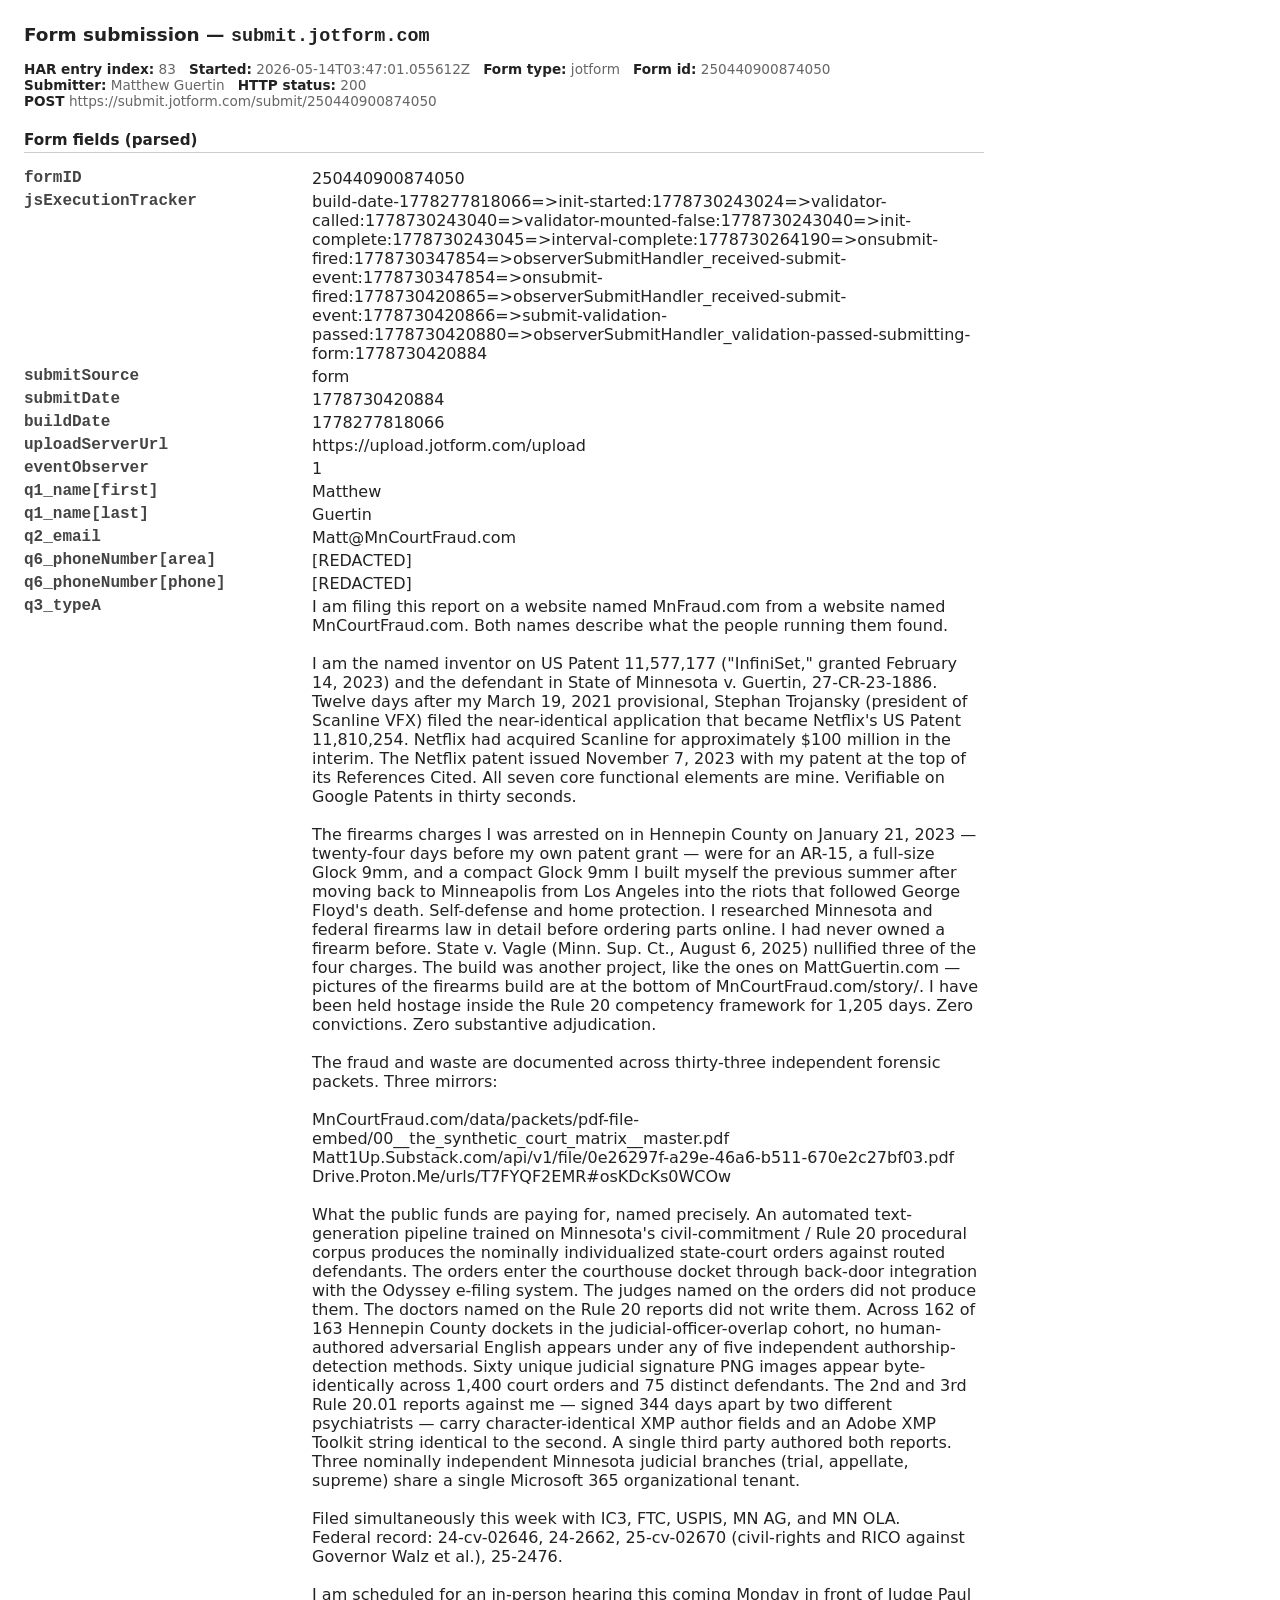
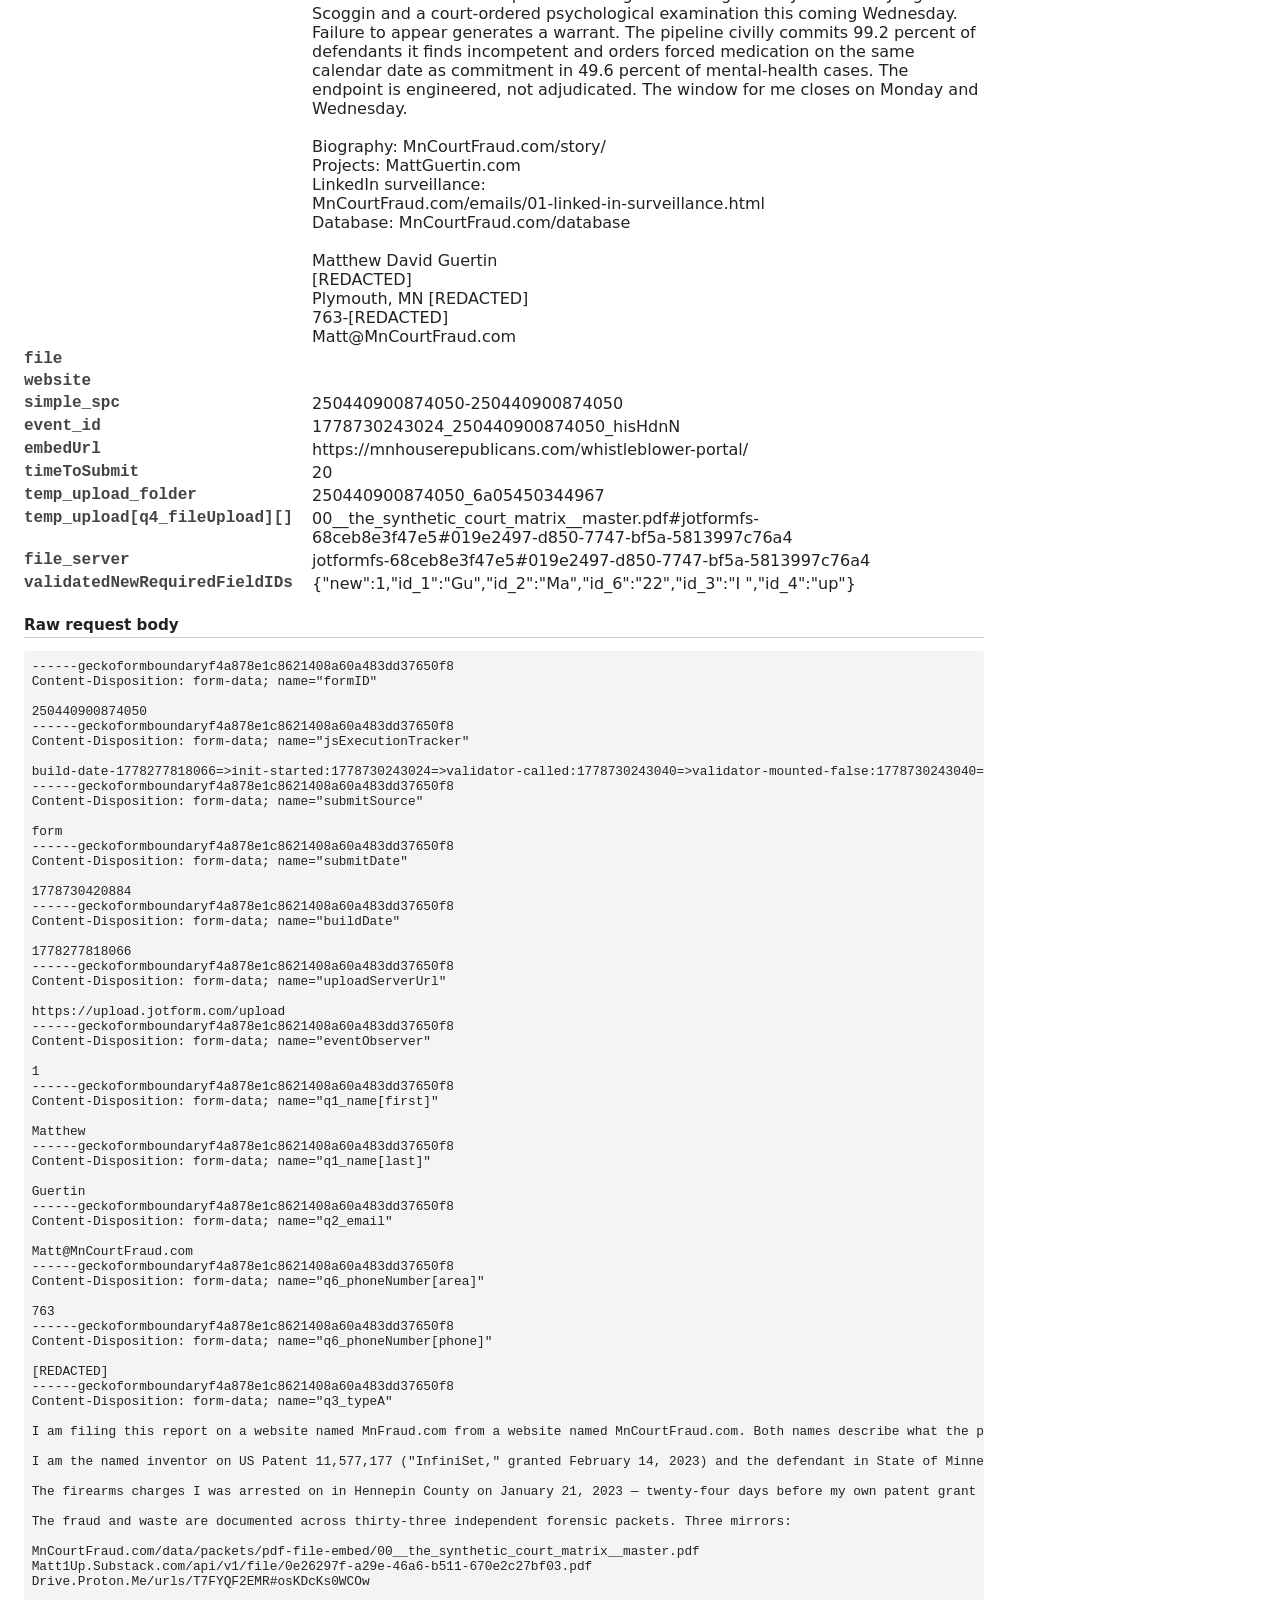
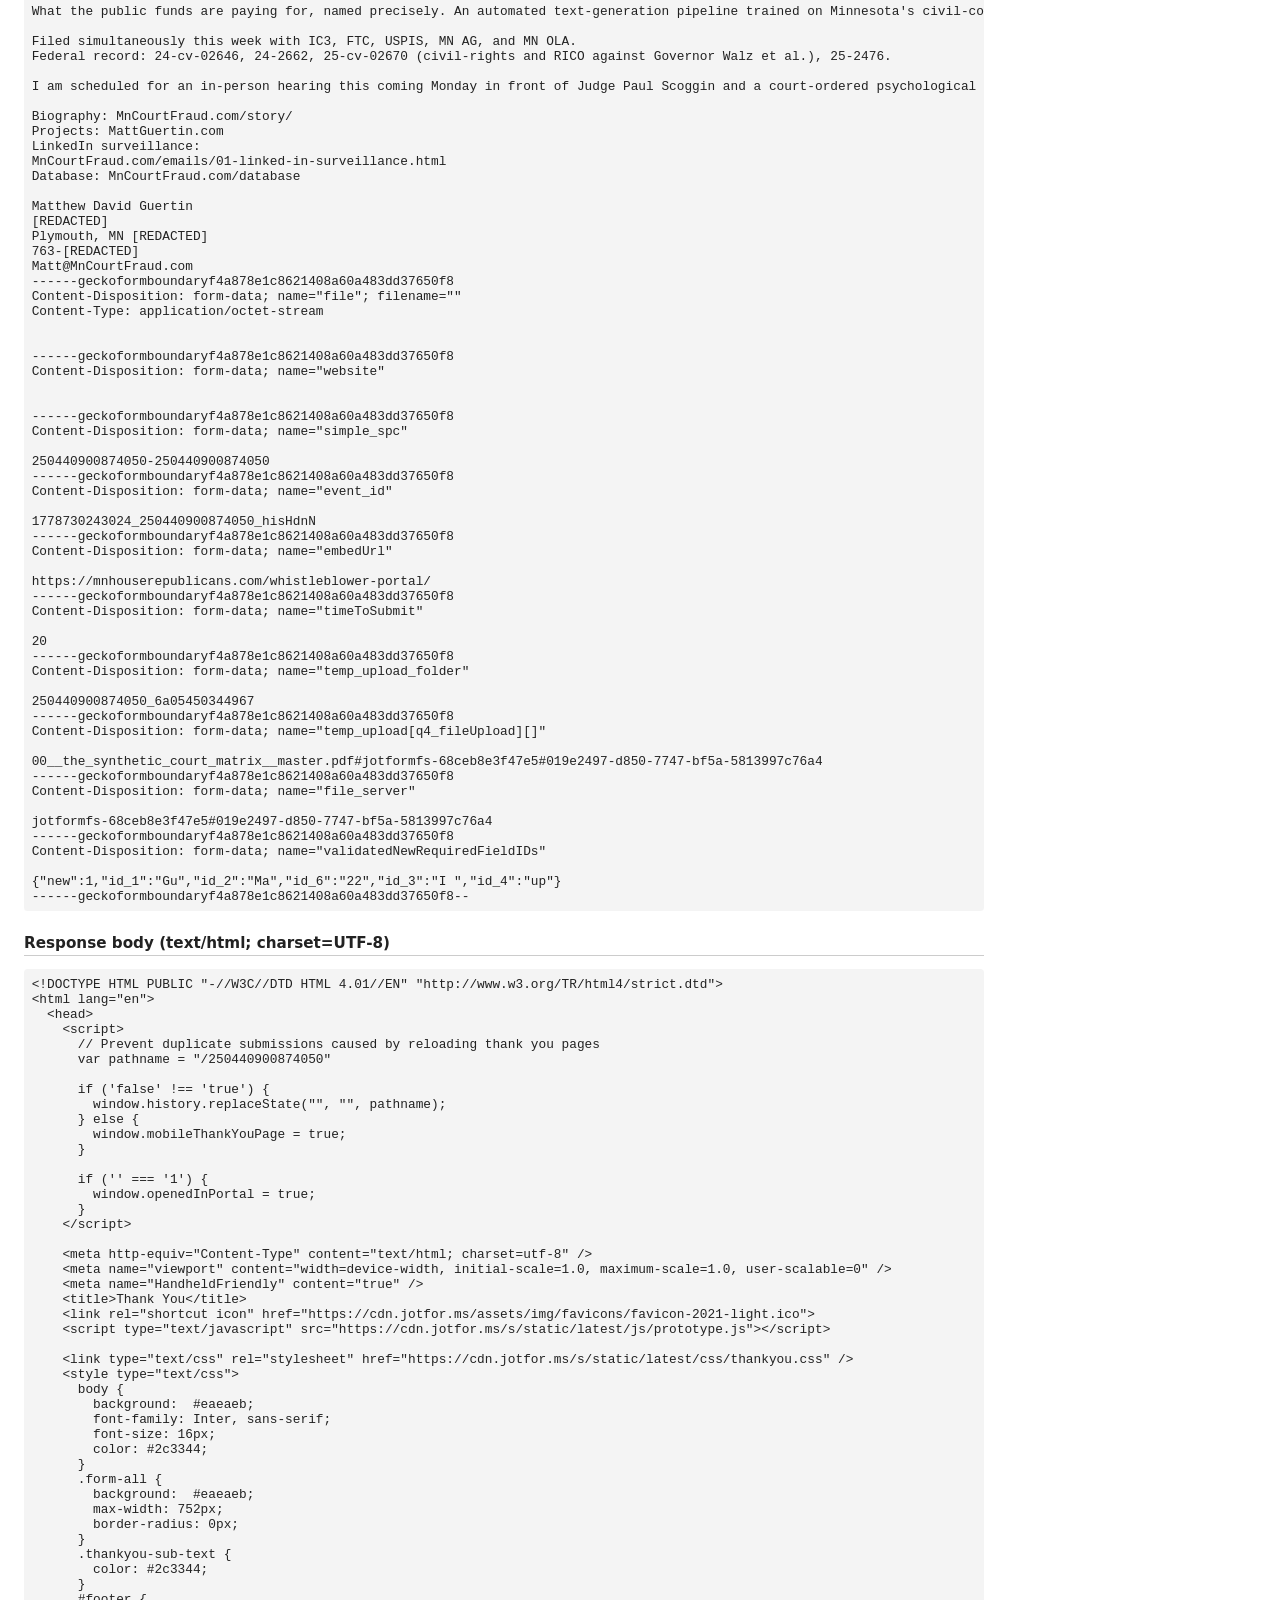
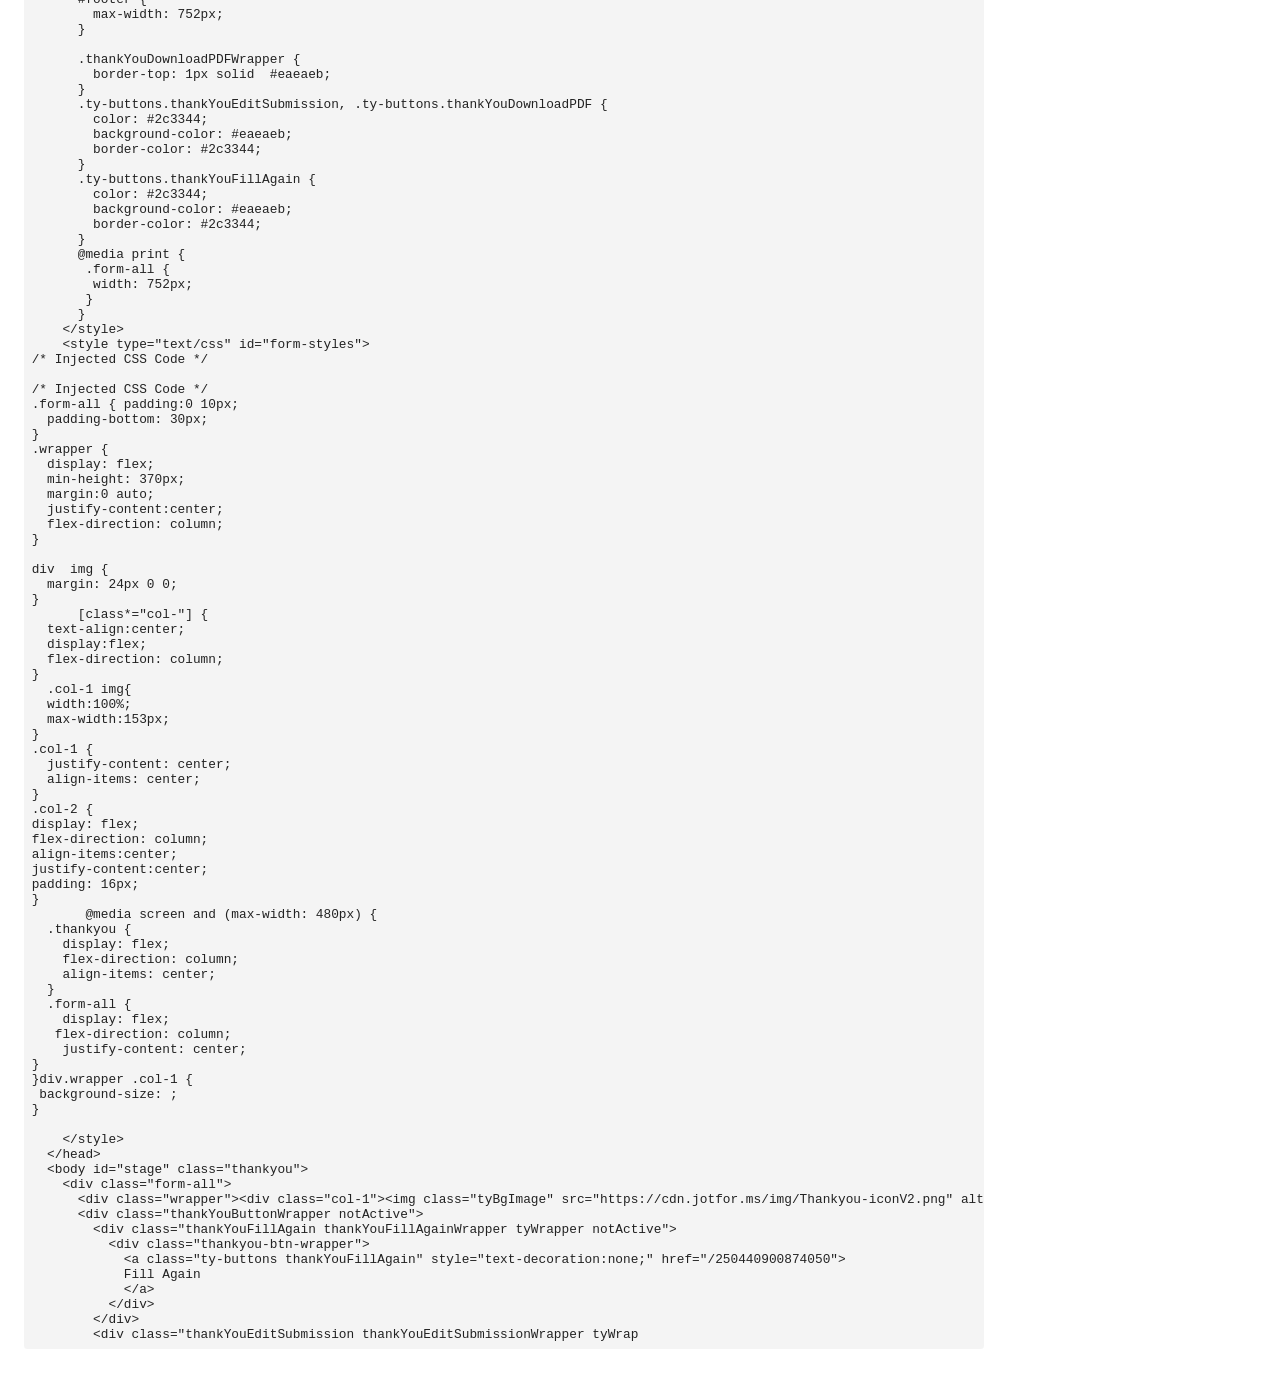
<file: examples/fraud-reports-session/filed-complaints/83_submit-jotform-com.formsub.html>
<!DOCTYPE html>
<html lang="en">
<head>
<meta charset="utf-8">
<title>Form submission &#8212; submit.jotform.com &#8212; entry 83</title>
<style>
 body{font-family:system-ui,-apple-system,sans-serif;margin:1.5em;max-width:60rem;color:#222;}
 h1{font-size:1.15rem;} h2{font-size:0.95rem;margin-top:1.5em;border-bottom:1px solid #ccc;padding-bottom:.2em;}
 dl{display:grid;grid-template-columns:max-content 1fr;column-gap:1.2em;row-gap:.25em;}
 dt{font-weight:600;color:#444;font-family:ui-monospace,Menlo,monospace;}
 dd{margin:0;white-space:pre-wrap;word-break:break-word;}
 pre{background:#f4f4f4;padding:.6em;border-radius:.3em;overflow-x:auto;font-size:.8rem;}
 .meta{color:#666;font-size:.85rem;} .meta b{color:#222;}
</style>
</head>
<body>
<h1>Form submission &mdash; <code>submit.jotform.com</code></h1>
<p class="meta">
  <b>HAR entry index:</b> 83 &nbsp; <b>Started:</b> 2026-05-14T03:47:01.055612Z &nbsp;
  <b>Form type:</b> jotform &nbsp; <b>Form id:</b> 250440900874050<br>
  <b>Submitter:</b> Matthew Guertin &nbsp; <b>HTTP status:</b> 200<br>
  <b>POST</b> https://submit.jotform.com/submit/250440900874050
</p>
<h2>Form fields (parsed)</h2>
<dl>
<dt>formID</dt><dd>250440900874050</dd>
<dt>jsExecutionTracker</dt><dd>build-date-1778277818066=&gt;init-started:1778730243024=&gt;validator-called:1778730243040=&gt;validator-mounted-false:1778730243040=&gt;init-complete:1778730243045=&gt;interval-complete:1778730264190=&gt;onsubmit-fired:1778730347854=&gt;observerSubmitHandler_received-submit-event:1778730347854=&gt;onsubmit-fired:1778730420865=&gt;observerSubmitHandler_received-submit-event:1778730420866=&gt;submit-validation-passed:1778730420880=&gt;observerSubmitHandler_validation-passed-submitting-form:1778730420884</dd>
<dt>submitSource</dt><dd>form</dd>
<dt>submitDate</dt><dd>1778730420884</dd>
<dt>buildDate</dt><dd>1778277818066</dd>
<dt>uploadServerUrl</dt><dd>https://upload.jotform.com/upload</dd>
<dt>eventObserver</dt><dd>1</dd>
<dt>q1_name[first]</dt><dd>Matthew</dd>
<dt>q1_name[last]</dt><dd>Guertin</dd>
<dt>q2_email</dt><dd>Matt@MnCourtFraud.com</dd>
<dt>q6_phoneNumber[area]</dt><dd>[REDACTED]</dd>
<dt>q6_phoneNumber[phone]</dt><dd>[REDACTED]</dd>
<dt>q3_typeA</dt><dd>I am filing this report on a website named MnFraud.com from a website named MnCourtFraud.com. Both names describe what the people running them found.

I am the named inventor on US Patent 11,577,177 (&quot;InfiniSet,&quot; granted February 14, 2023) and the defendant in State of Minnesota v. Guertin, 27-CR-23-1886. Twelve days after my March 19, 2021 provisional, Stephan Trojansky (president of Scanline VFX) filed the near-identical application that became Netflix&#x27;s US Patent 11,810,254. Netflix had acquired Scanline for approximately $100 million in the interim. The Netflix patent issued November 7, 2023 with my patent at the top of its References Cited. All seven core functional elements are mine. Verifiable on Google Patents in thirty seconds.

The firearms charges I was arrested on in Hennepin County on January 21, 2023 — twenty-four days before my own patent grant — were for an AR-15, a full-size Glock 9mm, and a compact Glock 9mm I built myself the previous summer after moving back to Minneapolis from Los Angeles into the riots that followed George Floyd&#x27;s death. Self-defense and home protection. I researched Minnesota and federal firearms law in detail before ordering parts online. I had never owned a firearm before. State v. Vagle (Minn. Sup. Ct., August 6, 2025) nullified three of the four charges. The build was another project, like the ones on MattGuertin.com — pictures of the firearms build are at the bottom of MnCourtFraud.com/story/. I have been held hostage inside the Rule 20 competency framework for 1,205 days. Zero convictions. Zero substantive adjudication.

The fraud and waste are documented across thirty-three independent forensic packets. Three mirrors:

MnCourtFraud.com/data/packets/pdf-file-embed/00__the_synthetic_court_matrix__master.pdf
Matt1Up.Substack.com/api/v1/file/0e26297f-a29e-46a6-b511-670e2c27bf03.pdf
Drive.Proton.Me/urls/T7FYQF2EMR#osKDcKs0WCOw

What the public funds are paying for, named precisely. An automated text-generation pipeline trained on Minnesota&#x27;s civil-commitment / Rule 20 procedural corpus produces the nominally individualized state-court orders against routed defendants. The orders enter the courthouse docket through back-door integration with the Odyssey e-filing system. The judges named on the orders did not produce them. The doctors named on the Rule 20 reports did not write them. Across 162 of 163 Hennepin County dockets in the judicial-officer-overlap cohort, no human-authored adversarial English appears under any of five independent authorship-detection methods. Sixty unique judicial signature PNG images appear byte-identically across 1,400 court orders and 75 distinct defendants. The 2nd and 3rd Rule 20.01 reports against me — signed 344 days apart by two different psychiatrists — carry character-identical XMP author fields and an Adobe XMP Toolkit string identical to the second. A single third party authored both reports. Three nominally independent Minnesota judicial branches (trial, appellate, supreme) share a single Microsoft 365 organizational tenant.

Filed simultaneously this week with IC3, FTC, USPIS, MN AG, and MN OLA.
Federal record: 24-cv-02646, 24-2662, 25-cv-02670 (civil-rights and RICO against Governor Walz et al.), 25-2476.

I am scheduled for an in-person hearing this coming Monday in front of Judge Paul Scoggin and a court-ordered psychological examination this coming Wednesday. Failure to appear generates a warrant. The pipeline civilly commits 99.2 percent of defendants it finds incompetent and orders forced medication on the same calendar date as commitment in 49.6 percent of mental-health cases. The endpoint is engineered, not adjudicated. The window for me closes on Monday and Wednesday.

Biography: MnCourtFraud.com/story/
Projects: MattGuertin.com
LinkedIn surveillance:
MnCourtFraud.com/emails/01-linked-in-surveillance.html
Database: MnCourtFraud.com/database

Matthew David Guertin
[REDACTED]
Plymouth, MN [REDACTED]
763-[REDACTED]
Matt@MnCourtFraud.com</dd>
<dt>file</dt><dd></dd>
<dt>website</dt><dd></dd>
<dt>simple_spc</dt><dd>250440900874050-250440900874050</dd>
<dt>event_id</dt><dd>1778730243024_250440900874050_hisHdnN</dd>
<dt>embedUrl</dt><dd>https://mnhouserepublicans.com/whistleblower-portal/</dd>
<dt>timeToSubmit</dt><dd>20</dd>
<dt>temp_upload_folder</dt><dd>250440900874050_6a05450344967</dd>
<dt>temp_upload[q4_fileUpload][]</dt><dd>00__the_synthetic_court_matrix__master.pdf#jotformfs-68ceb8e3f47e5#019e2497-d850-7747-bf5a-5813997c76a4</dd>
<dt>file_server</dt><dd>jotformfs-68ceb8e3f47e5#019e2497-d850-7747-bf5a-5813997c76a4</dd>
<dt>validatedNewRequiredFieldIDs</dt><dd>{&quot;new&quot;:1,&quot;id_1&quot;:&quot;Gu&quot;,&quot;id_2&quot;:&quot;Ma&quot;,&quot;id_6&quot;:&quot;22&quot;,&quot;id_3&quot;:&quot;I &quot;,&quot;id_4&quot;:&quot;up&quot;}</dd>

</dl>
<h2>Raw request body</h2>
<pre>------geckoformboundaryf4a878e1c8621408a60a483dd37650f8
Content-Disposition: form-data; name=&quot;formID&quot;

250440900874050
------geckoformboundaryf4a878e1c8621408a60a483dd37650f8
Content-Disposition: form-data; name=&quot;jsExecutionTracker&quot;

build-date-1778277818066=&gt;init-started:1778730243024=&gt;validator-called:1778730243040=&gt;validator-mounted-false:1778730243040=&gt;init-complete:1778730243045=&gt;interval-complete:1778730264190=&gt;onsubmit-fired:1778730347854=&gt;observerSubmitHandler_received-submit-event:1778730347854=&gt;onsubmit-fired:1778730420865=&gt;observerSubmitHandler_received-submit-event:1778730420866=&gt;submit-validation-passed:1778730420880=&gt;observerSubmitHandler_validation-passed-submitting-form:1778730420884
------geckoformboundaryf4a878e1c8621408a60a483dd37650f8
Content-Disposition: form-data; name=&quot;submitSource&quot;

form
------geckoformboundaryf4a878e1c8621408a60a483dd37650f8
Content-Disposition: form-data; name=&quot;submitDate&quot;

1778730420884
------geckoformboundaryf4a878e1c8621408a60a483dd37650f8
Content-Disposition: form-data; name=&quot;buildDate&quot;

1778277818066
------geckoformboundaryf4a878e1c8621408a60a483dd37650f8
Content-Disposition: form-data; name=&quot;uploadServerUrl&quot;

https://upload.jotform.com/upload
------geckoformboundaryf4a878e1c8621408a60a483dd37650f8
Content-Disposition: form-data; name=&quot;eventObserver&quot;

1
------geckoformboundaryf4a878e1c8621408a60a483dd37650f8
Content-Disposition: form-data; name=&quot;q1_name[first]&quot;

Matthew
------geckoformboundaryf4a878e1c8621408a60a483dd37650f8
Content-Disposition: form-data; name=&quot;q1_name[last]&quot;

Guertin
------geckoformboundaryf4a878e1c8621408a60a483dd37650f8
Content-Disposition: form-data; name=&quot;q2_email&quot;

Matt@MnCourtFraud.com
------geckoformboundaryf4a878e1c8621408a60a483dd37650f8
Content-Disposition: form-data; name=&quot;q6_phoneNumber[area]&quot;

763
------geckoformboundaryf4a878e1c8621408a60a483dd37650f8
Content-Disposition: form-data; name=&quot;q6_phoneNumber[phone]&quot;

[REDACTED]
------geckoformboundaryf4a878e1c8621408a60a483dd37650f8
Content-Disposition: form-data; name=&quot;q3_typeA&quot;

I am filing this report on a website named MnFraud.com from a website named MnCourtFraud.com. Both names describe what the people running them found.

I am the named inventor on US Patent 11,577,177 (&quot;InfiniSet,&quot; granted February 14, 2023) and the defendant in State of Minnesota v. Guertin, 27-CR-23-1886. Twelve days after my March 19, 2021 provisional, Stephan Trojansky (president of Scanline VFX) filed the near-identical application that became Netflix&#x27;s US Patent 11,810,254. Netflix had acquired Scanline for approximately $100 million in the interim. The Netflix patent issued November 7, 2023 with my patent at the top of its References Cited. All seven core functional elements are mine. Verifiable on Google Patents in thirty seconds.

The firearms charges I was arrested on in Hennepin County on January 21, 2023 — twenty-four days before my own patent grant — were for an AR-15, a full-size Glock 9mm, and a compact Glock 9mm I built myself the previous summer after moving back to Minneapolis from Los Angeles into the riots that followed George Floyd&#x27;s death. Self-defense and home protection. I researched Minnesota and federal firearms law in detail before ordering parts online. I had never owned a firearm before. State v. Vagle (Minn. Sup. Ct., August 6, 2025) nullified three of the four charges. The build was another project, like the ones on MattGuertin.com — pictures of the firearms build are at the bottom of MnCourtFraud.com/story/. I have been held hostage inside the Rule 20 competency framework for 1,205 days. Zero convictions. Zero substantive adjudication.

The fraud and waste are documented across thirty-three independent forensic packets. Three mirrors:

MnCourtFraud.com/data/packets/pdf-file-embed/00__the_synthetic_court_matrix__master.pdf
Matt1Up.Substack.com/api/v1/file/0e26297f-a29e-46a6-b511-670e2c27bf03.pdf
Drive.Proton.Me/urls/T7FYQF2EMR#osKDcKs0WCOw

What the public funds are paying for, named precisely. An automated text-generation pipeline trained on Minnesota&#x27;s civil-commitment / Rule 20 procedural corpus produces the nominally individualized state-court orders against routed defendants. The orders enter the courthouse docket through back-door integration with the Odyssey e-filing system. The judges named on the orders did not produce them. The doctors named on the Rule 20 reports did not write them. Across 162 of 163 Hennepin County dockets in the judicial-officer-overlap cohort, no human-authored adversarial English appears under any of five independent authorship-detection methods. Sixty unique judicial signature PNG images appear byte-identically across 1,400 court orders and 75 distinct defendants. The 2nd and 3rd Rule 20.01 reports against me — signed 344 days apart by two different psychiatrists — carry character-identical XMP author fields and an Adobe XMP Toolkit string identical to the second. A single third party authored both reports. Three nominally independent Minnesota judicial branches (trial, appellate, supreme) share a single Microsoft 365 organizational tenant.

Filed simultaneously this week with IC3, FTC, USPIS, MN AG, and MN OLA.
Federal record: 24-cv-02646, 24-2662, 25-cv-02670 (civil-rights and RICO against Governor Walz et al.), 25-2476.

I am scheduled for an in-person hearing this coming Monday in front of Judge Paul Scoggin and a court-ordered psychological examination this coming Wednesday. Failure to appear generates a warrant. The pipeline civilly commits 99.2 percent of defendants it finds incompetent and orders forced medication on the same calendar date as commitment in 49.6 percent of mental-health cases. The endpoint is engineered, not adjudicated. The window for me closes on Monday and Wednesday.

Biography: MnCourtFraud.com/story/
Projects: MattGuertin.com
LinkedIn surveillance:
MnCourtFraud.com/emails/01-linked-in-surveillance.html
Database: MnCourtFraud.com/database

Matthew David Guertin
[REDACTED]
Plymouth, MN [REDACTED]
763-[REDACTED]
Matt@MnCourtFraud.com
------geckoformboundaryf4a878e1c8621408a60a483dd37650f8
Content-Disposition: form-data; name=&quot;file&quot;; filename=&quot;&quot;
Content-Type: application/octet-stream


------geckoformboundaryf4a878e1c8621408a60a483dd37650f8
Content-Disposition: form-data; name=&quot;website&quot;


------geckoformboundaryf4a878e1c8621408a60a483dd37650f8
Content-Disposition: form-data; name=&quot;simple_spc&quot;

250440900874050-250440900874050
------geckoformboundaryf4a878e1c8621408a60a483dd37650f8
Content-Disposition: form-data; name=&quot;event_id&quot;

1778730243024_250440900874050_hisHdnN
------geckoformboundaryf4a878e1c8621408a60a483dd37650f8
Content-Disposition: form-data; name=&quot;embedUrl&quot;

https://mnhouserepublicans.com/whistleblower-portal/
------geckoformboundaryf4a878e1c8621408a60a483dd37650f8
Content-Disposition: form-data; name=&quot;timeToSubmit&quot;

20
------geckoformboundaryf4a878e1c8621408a60a483dd37650f8
Content-Disposition: form-data; name=&quot;temp_upload_folder&quot;

250440900874050_6a05450344967
------geckoformboundaryf4a878e1c8621408a60a483dd37650f8
Content-Disposition: form-data; name=&quot;temp_upload[q4_fileUpload][]&quot;

00__the_synthetic_court_matrix__master.pdf#jotformfs-68ceb8e3f47e5#019e2497-d850-7747-bf5a-5813997c76a4
------geckoformboundaryf4a878e1c8621408a60a483dd37650f8
Content-Disposition: form-data; name=&quot;file_server&quot;

jotformfs-68ceb8e3f47e5#019e2497-d850-7747-bf5a-5813997c76a4
------geckoformboundaryf4a878e1c8621408a60a483dd37650f8
Content-Disposition: form-data; name=&quot;validatedNewRequiredFieldIDs&quot;

{&quot;new&quot;:1,&quot;id_1&quot;:&quot;Gu&quot;,&quot;id_2&quot;:&quot;Ma&quot;,&quot;id_6&quot;:&quot;22&quot;,&quot;id_3&quot;:&quot;I &quot;,&quot;id_4&quot;:&quot;up&quot;}
------geckoformboundaryf4a878e1c8621408a60a483dd37650f8--
</pre>
<h2>Response body (text/html; charset=UTF-8)</h2><pre>&lt;!DOCTYPE HTML PUBLIC &quot;-//W3C//DTD HTML 4.01//EN&quot; &quot;http://www.w3.org/TR/html4/strict.dtd&quot;&gt;
&lt;html lang=&quot;en&quot;&gt;
  &lt;head&gt;
    &lt;script&gt;
      // Prevent duplicate submissions caused by reloading thank you pages
      var pathname = &quot;/250440900874050&quot;

      if (&#x27;false&#x27; !== &#x27;true&#x27;) {
        window.history.replaceState(&quot;&quot;, &quot;&quot;, pathname);
      } else {
        window.mobileThankYouPage = true;
      }

      if (&#x27;&#x27; === &#x27;1&#x27;) {
        window.openedInPortal = true;
      }
    &lt;/script&gt;
  
    &lt;meta http-equiv=&quot;Content-Type&quot; content=&quot;text/html; charset=utf-8&quot; /&gt;
    &lt;meta name=&quot;viewport&quot; content=&quot;width=device-width, initial-scale=1.0, maximum-scale=1.0, user-scalable=0&quot; /&gt;
    &lt;meta name=&quot;HandheldFriendly&quot; content=&quot;true&quot; /&gt;
    &lt;title&gt;Thank You&lt;/title&gt;
    &lt;link rel=&quot;shortcut icon&quot; href=&quot;https://cdn.jotfor.ms/assets/img/favicons/favicon-2021-light.ico&quot;&gt;
    &lt;script type=&quot;text/javascript&quot; src=&quot;https://cdn.jotfor.ms/s/static/latest/js/prototype.js&quot;&gt;&lt;/script&gt;
    
    &lt;link type=&quot;text/css&quot; rel=&quot;stylesheet&quot; href=&quot;https://cdn.jotfor.ms/s/static/latest/css/thankyou.css&quot; /&gt;
    &lt;style type=&quot;text/css&quot;&gt;
      body {
        background:  #eaeaeb;
        font-family: Inter, sans-serif;
        font-size: 16px;
        color: #2c3344;
      }
      .form-all {
        background:  #eaeaeb;
        max-width: 752px;
        border-radius: 0px;
      }
      .thankyou-sub-text {
        color: #2c3344;
      }
      #footer {
        max-width: 752px;
      }

      .thankYouDownloadPDFWrapper {
        border-top: 1px solid  #eaeaeb;
      }
      .ty-buttons.thankYouEditSubmission, .ty-buttons.thankYouDownloadPDF { 
        color: #2c3344;
        background-color: #eaeaeb;
        border-color: #2c3344;
      }
      .ty-buttons.thankYouFillAgain { 
        color: #2c3344;
        background-color: #eaeaeb;
        border-color: #2c3344;
      }
      @media print {
       .form-all {
        width: 752px;
       } 
      }
    &lt;/style&gt;
    &lt;style type=&quot;text/css&quot; id=&quot;form-styles&quot;&gt;
/* Injected CSS Code */

/* Injected CSS Code */
.form-all { padding:0 10px;
  padding-bottom: 30px;
}
.wrapper {
  display: flex;
  min-height: 370px;
  margin:0 auto;
  justify-content:center;
  flex-direction: column;
}

div  img {
  margin: 24px 0 0;
}
      [class*=&quot;col-&quot;] {
  text-align:center;
  display:flex;
  flex-direction: column;
}
  .col-1 img{
  width:100%;
  max-width:153px;
}
.col-1 {
  justify-content: center;
  align-items: center;
}
.col-2 {
display: flex;
flex-direction: column;
align-items:center;
justify-content:center;
padding: 16px;
}
       @media screen and (max-width: 480px) {
  .thankyou {
    display: flex;
    flex-direction: column;
    align-items: center;
  }
  .form-all {
    display: flex;
   flex-direction: column;
    justify-content: center;
}
}div.wrapper .col-1 {
 background-size: ;
}

    &lt;/style&gt;
  &lt;/head&gt;
  &lt;body id=&quot;stage&quot; class=&quot;thankyou&quot;&gt;
    &lt;div class=&quot;form-all&quot;&gt;
      &lt;div class=&quot;wrapper&quot;&gt;&lt;div class=&quot;col-1&quot;&gt;&lt;img class=&quot;tyBgImage&quot; src=&quot;https://cdn.jotfor.ms/img/Thankyou-iconV2.png&quot; alt=&quot;thank you icon&quot; /&gt;&lt;/div&gt;&lt;div class=&quot;col-2&quot;&gt;&lt;div class=&quot;thankyou-wrapper&quot;&gt;&lt;p class=&quot;thank-you-icon&quot; style=&quot;text-align:center;&quot;&gt;&lt;img src=&quot;https://cdn.jotfor.ms/img/Thankyou-iconV2.png?v=0.1&quot; alt=&quot;&quot; width=&quot;153&quot; height=&quot;156&quot; class=&quot;notActiveTyIcon&quot; /&gt;&lt;/p&gt;&lt;div style=&quot;text-align:center;&quot;&gt;&lt;h1 class=&quot;thankyou-main-text ty-text&quot; style=&quot;text-align:center;&quot;&gt;Thank You!&lt;/h1&gt;&lt;p class=&quot;thankyou-sub-text ty-text&quot; style=&quot;text-align:center;&quot;&gt;Your submission has been received.&lt;/p&gt;&lt;/div&gt;&lt;/div&gt;&lt;div class=&quot;nonEditableInvisable&quot;&gt;
      &lt;div class=&quot;thankYouButtonWrapper notActive&quot;&gt;
        &lt;div class=&quot;thankYouFillAgain thankYouFillAgainWrapper tyWrapper notActive&quot;&gt;
          &lt;div class=&quot;thankyou-btn-wrapper&quot;&gt;
            &lt;a class=&quot;ty-buttons thankYouFillAgain&quot; style=&quot;text-decoration:none;&quot; href=&quot;/250440900874050&quot;&gt;
            Fill Again
            &lt;/a&gt;
          &lt;/div&gt;
        &lt;/div&gt;
        &lt;div class=&quot;thankYouEditSubmission thankYouEditSubmissionWrapper tyWrap</pre>
</body>
</html>
</file>
<file: overlay/style.css>
:root{
  /* Global look */
  --font-family: system-ui, -apple-system, Segoe UI, Roboto, Helvetica, Arial, "Noto Sans", "Apple Color Emoji","Segoe UI Emoji";
  --color-fg: #e6e6e6;
  --color-dim:#a8a8a8;
  --color-bg: rgba(0,0,0,0); /* keep transparent for OBS */
  --title-size: 28px;
  --source-size: 44px;
  --page-size: 36px;

  /* Spacing */
  --row-gap: 8px;
  --inline-gap: 24px;       /* used when layout is inline-... */

  /* Font weights */
  --title-weight: 800;
  --source-weight: 500;
  --page-weight: 800;
}

html,body{margin:0;padding:0;background:var(--color-bg);color:var(--color-fg);font-family:var(--font-family);}

#overlay{
  padding: 20px;
  display: grid;
  grid-auto-rows: min-content;
  row-gap: var(--row-gap);
}

#overlay.stack { grid-template-columns: 1fr; }
#overlay.inline-title,
#overlay.inline-source{
  display:flex;
  align-items: baseline;
  gap: var(--inline-gap);
  padding: 20px;
}

#status{ display:none; color:#ff6961; font: 14px/1.3 var(--font-family); }
#status.error{ display:block; }

#title{
  font-size: var(--title-size);
  font-weight: var(--title-weight);
}
#source{
  font-size: var(--source-size);
  font-weight: var(--source-weight);
  color: var(--color-dim);
  word-break: break-word;
}
#page{
  font-size: var(--page-size);
  font-weight: var(--page-weight);
}

/* Inline variants */
#overlay.inline-title #title,
#overlay.inline-source #source { display:inline-block; }
#overlay.inline-title #source,
#overlay.inline-source #title { display:inline-block; }
#overlay.inline-title #page,
#overlay.inline-source #page { display:inline-block; }
</file>
<file: playback/assets/css/main.css>
/* ═══════════════════════════════════════════════════════════
   OneWayVideo v3 — MCRO Forensic Evidence Viewer
   ═══════════════════════════════════════════════════════════ */

:root {
  --bg-deep:    #0c0c12;
  --bg-base:    #111119;
  --bg-surface: #161622;
  --bg-card:    #1c1c2a;
  --bg-elevated:#262636;
  --border:     #333348;
  --border-dim: #262638;
  --border-bright:#48485e;
  --text:       #e8e6e1;
  --text-dim:   #a0a0a0;
  --text-muted: #707070;
  --text-bright:#ffffff;
  --gold:       #ffb732;
  --gold-dim:   rgba(255,183,50,0.15);
  --red:        #ff5545;
  --red-dim:    rgba(255,85,69,0.25);
  --red-bg:     #cc2222;
  --blue:       #3a86ba;
  --green:      #2de0b6;
  --hash-bg:    #0e0e18;
  --mono: 'IBM Plex Mono','Consolas','SF Mono','Liberation Mono',monospace;
  --sans: 'IBM Plex Sans',system-ui,-apple-system,'Segoe UI',sans-serif;
  --data: 'JetBrains Mono','Fira Code','IBM Plex Mono',monospace;
  --radius: 6px;
  --anim-scale: 1;
}
*,*::before,*::after{box-sizing:border-box;margin:0;padding:0}
html,body{height:100%;overflow-x:hidden}
body{font-family:var(--sans);background:var(--bg-deep);color:var(--text);font-size:16px;line-height:1.5;-webkit-font-smoothing:antialiased;display:flex;flex-direction:column}

/* ── HEADER BAR ────────────────────────────────────────── */
.header{
  display:flex;align-items:center;gap:16px;padding:4px 20px;
  background:var(--bg-base);border-bottom:1px solid var(--border);
  min-height:48px;flex-shrink:0;
}
.header-brand{display:flex;flex-direction:column;gap:0;min-width:160px}
.brand-name{font-family:var(--mono);font-size:14px;font-weight:700;color:var(--text-bright);letter-spacing:0.5px;text-decoration:none}
.brand-name:hover{color:var(--gold)}
.back-link{font-family:var(--mono);font-size:11px;color:var(--text-dim);text-decoration:none}
.back-link:hover{color:var(--gold);text-decoration:underline}

.header-transport{
  display:flex;align-items:center;gap:8px;flex:1;
}
.transport-label{font-family:var(--mono);font-size:11px;color:var(--text-muted)}
.speed-val{font-family:var(--mono);font-size:13px;color:var(--text-bright);font-weight:600}
.speed-slider{
  width:80px;-webkit-appearance:none;height:3px;background:var(--border);
  border-radius:2px;outline:none;cursor:pointer;
}
.speed-slider::-webkit-slider-thumb{
  -webkit-appearance:none;width:12px;height:12px;border-radius:50%;
  background:var(--text-dim);cursor:pointer;
}
.play-btn{
  font-size:18px;color:var(--text-bright);background:none;border:none;
  cursor:pointer;width:32px;height:32px;display:flex;align-items:center;justify-content:center;
}
.play-btn:hover{color:var(--gold)}
.seek-time{font-family:var(--mono);font-size:12px;color:var(--text-muted);white-space:nowrap}
.seek-sep{color:var(--text-muted);font-size:12px}
.seek-slider{
  flex:1;min-width:100px;-webkit-appearance:none;height:4px;
  background:var(--border);border-radius:2px;outline:none;cursor:pointer;
}
.seek-slider::-webkit-slider-thumb{
  -webkit-appearance:none;width:14px;height:14px;border-radius:50%;
  background:var(--text-dim);cursor:pointer;border:2px solid var(--bg-deep);
}
.vol-icon{font-size:14px;color:var(--text-dim);margin-left:4px}
.vol-slider{
  width:70px;-webkit-appearance:none;height:3px;background:var(--border);
  border-radius:2px;outline:none;cursor:pointer;
}
.vol-slider::-webkit-slider-thumb{
  -webkit-appearance:none;width:12px;height:12px;border-radius:50%;
  background:var(--text-dim);cursor:pointer;
}

.header-spacer{flex:0 0 16px}
.header-session{font-family:var(--mono);font-size:15px;font-weight:600;color:var(--text-bright);white-space:nowrap}

/* ── TOGGLE BUTTONS ────────────────────────────────────── */
.toggle-bar{
  display:flex;gap:8px;padding:6px 12px;background:var(--bg-deep);
  border-bottom:1px solid var(--border);flex-shrink:0;align-items:center;
}
.toggle-btn{
  font-family:var(--mono);font-size:12px;font-weight:600;color:var(--text-muted);
  background:var(--bg-card);border:1px solid var(--border);border-radius:4px;
  padding:6px 20px;cursor:pointer;letter-spacing:0.3px;text-align:center;
  transition:all 0.15s ease;
}
.toggle-btn:hover{color:var(--text-bright);background:var(--bg-elevated);border-color:var(--border-bright)}
.toggle-btn.active{color:var(--gold);background:var(--gold-dim);border-color:var(--gold)}

/* ── MAIN LAYOUT ───────────────────────────────────────── */
.main-layout{display:flex;flex:0 0 auto}
.left-col{width:40%;min-width:400px;display:flex;flex-direction:column;border-right:1px solid var(--border)}
.right-col{flex:1;display:flex;flex-direction:column;background:#000}

/* ── LEFT VIEWPORT (PNG / PDF) ─────────────────────────── */
.left-viewport{
  flex:1;position:relative;background:#000;overflow:hidden;
  display:flex;align-items:center;justify-content:center;
}
#png-wrap{width:100%;height:100%;position:relative;display:flex;align-items:center;justify-content:center}
#png-wrap img{max-width:100%;max-height:100%;object-fit:contain;display:block}
#png-wrap img.png-loading{opacity:0.2}
#pdf-wrap{width:100%;height:100%;overflow:auto;background:var(--bg-surface)}
#pdf-wrap img{max-width:100%;display:block;margin:0 auto}
#pdf-wrap iframe{width:100%;height:100%;border:none}

/* ── VIDEO CONTAINER ───────────────────────────────────── */
.video-container{position:relative;width:100%;height:100%;background:#000}
.video-container video{width:100%;height:100%;display:block;object-fit:contain}

/* ── HASH COMPARISON ZONE ──────────────────────────────── */
.hash-zone{
  background:var(--hash-bg);padding:6px 24px;flex-shrink:0;
}
.hash-row{display:flex;flex-direction:row;gap:16px}
.hash-left{flex:0 0 40%}
.hash-right{flex:0 0 58%}
.hash-entry-label{
  font-family:var(--mono);font-size:11px;color:var(--text-dim);letter-spacing:0.3px;
  display:block;margin-bottom:1px;
}
.hash-file-link{color:var(--gold);text-decoration:underline;font-weight:600}
.hash-file-link:hover{color:var(--text-bright)}
.hash-entry-value{
  font-family:var(--data);font-size:13px;font-weight:600;color:var(--gold);
  word-break:break-all;letter-spacing:0.2px;line-height:1.2;
  min-height:18px;padding:3px 6px;
  background:rgba(255,183,50,0.04);border:1px solid rgba(255,183,50,0.12);border-radius:3px;
  position:relative;
}

/* ── BUNDLE DATA ZONE ──────────────────────────────────── */
.bundle-data-zone{flex:1;overflow-y:auto;padding-bottom:40px}

/* Summary lines */
.summary-lines{display:flex;flex-direction:column;padding:4px 24px;background:var(--bg-surface);border-bottom:1px solid var(--border)}
.summary-line{
  display:flex;align-items:center;gap:8px;padding:3px 0;font-size:12px;
  border-bottom:1px solid var(--border-dim);cursor:default;
}
.summary-line:last-child{border-bottom:none}
.summary-arrow{color:var(--text-muted);font-size:10px;width:14px;flex-shrink:0}
.summary-label{
  font-family:var(--mono);font-size:10px;font-weight:600;color:var(--text-dim);
  text-transform:uppercase;letter-spacing:1px;min-width:100px;flex-shrink:0;
}
.summary-value{color:var(--text);font-size:11px;overflow:hidden;text-overflow:ellipsis;white-space:nowrap}
.summary-link{color:var(--gold);text-decoration:none;font-family:var(--mono);font-size:11px}
.summary-link:hover{text-decoration:underline;color:var(--text-bright)}

/* ── CARD STACK ────────────────────────────────────────── */
.card-stack{padding:6px 24px;display:flex;flex-direction:column;gap:3px}
.bundle-card{
  background:var(--bg-card);border:1px solid var(--border);border-radius:var(--radius);
  overflow:hidden;transition:all 0.3s ease;
}
.bundle-card.current{border-color:var(--gold);box-shadow:0 0 8px rgba(255,183,50,0.06)}
.bundle-card.collapsed .card-body{display:none}
.card-header{
  display:flex;align-items:center;gap:6px;padding:5px 10px;min-height:28px;cursor:pointer;
}
.card-header:hover{background:var(--bg-elevated)}
.card-toggle{color:var(--gold);font-size:11px;width:18px;text-align:center;flex-shrink:0}
.card-title{font-family:var(--mono);font-size:12px;font-weight:600;color:var(--gold)}
.card-file-link{color:var(--gold);text-decoration:underline}
.card-file-link:hover{color:var(--text-bright)}
.card-hash{
  font-family:var(--data);font-size:9px;color:var(--text-dim);
  word-break:break-all;flex:1;text-align:right;max-width:50%;overflow:hidden;
}
.card-body{
  padding:6px 10px 8px;border-top:1px solid var(--border-dim);
  max-height:500px;overflow-y:auto;
}

/* ── JSON TREE VIEW ────────────────────────────────────── */
.json-tree{font-family:var(--data);font-size:12px;line-height:1.4}
.tree-toggle{cursor:pointer;color:var(--text-muted);user-select:none;font-size:11px}
.tree-toggle:hover{color:var(--text-dim)}
.tree-content{padding-left:16px;border-left:1px solid var(--border-dim);margin-left:4px}
.tree-content.collapsed{display:none}
.tree-item{margin:1px 0}
.json-key{color:var(--blue)}
.json-str{color:var(--green)}
.json-num{color:var(--gold)}
.json-bool{color:var(--gold)}
.json-null{color:var(--text-muted);font-style:italic}
.json-empty{color:var(--text-muted)}
.json-hash{color:var(--gold);font-size:12px;word-break:break-all}
.json-file-link{color:var(--gold);text-decoration:none;border-bottom:1px dotted rgba(255,183,50,0.4)}
.json-file-link:hover{text-decoration:underline;color:var(--text-bright)}

/* ── PROVENANCE PANEL ──────────────────────────────────── */
.provenance-panel{
  position:fixed;top:96px;left:0;width:40%;min-width:400px;
  bottom:0;background:var(--bg-base);border-right:1px solid var(--border);
  overflow-y:auto;z-index:50;padding:16px 24px;
}
.prov-title{font-family:var(--mono);font-size:14px;font-weight:700;color:var(--gold);margin-bottom:14px}
.prov-section{margin-bottom:14px}
.prov-section-title{
  font-family:var(--mono);font-size:10px;color:var(--text-muted);
  text-transform:uppercase;letter-spacing:1px;margin-bottom:4px;
  padding-bottom:3px;border-bottom:1px solid var(--border-dim);
}
.prov-file{display:block;padding:2px 0;font-family:var(--mono);font-size:12px;color:var(--gold);text-decoration:none}
.prov-file:hover{color:var(--text-bright);text-decoration:underline}

/* ── ANIMATION OVERLAY ─────────────────────────────────── */
.anim-overlay{position:fixed;top:0;left:0;right:0;bottom:0;pointer-events:none;z-index:200}
.hash-clone{
  position:absolute;font-family:var(--data);font-size:12px;font-weight:700;
  color:var(--text-bright);background:var(--red-bg);
  padding:2px 6px;border-radius:3px;white-space:nowrap;
  pointer-events:none;z-index:201;
  transition:all 0.4s ease-in-out;opacity:1;
}
.hash-clone.fly-up{transform:translateY(-60px);opacity:0}
.hash-clone.fly-down{transform:translateY(60px);opacity:0}

/* ── SESSION INDEX / LANDING PAGE ──────────────────────── */
.index-layout{display:flex;flex-direction:column;min-height:100vh}
.index-header{text-align:center;padding:16px 24px 12px;border-bottom:1px solid var(--border)}
.index-header h1{font-family:var(--mono);font-size:32px;font-weight:700;color:var(--red);letter-spacing:10px;margin-bottom:4px}
.index-header .subtitle{font-family:var(--mono);font-size:13px;color:var(--text-dim);letter-spacing:5px}
.index-header .case-ref{font-family:var(--mono);font-size:12px;color:var(--text-muted);margin-top:6px;letter-spacing:2px}
.index-body{display:flex;flex:1}
.index-sidebar{width:320px;min-width:320px;border-right:1px solid var(--border);padding:10px;overflow-y:auto;display:flex;flex-direction:column;gap:4px}
.index-main{flex:1;padding:32px 48px;overflow-y:auto}
.session-card{
  background:var(--bg-card);border:1px solid var(--border);border-left:4px solid var(--red);
  border-radius:4px;padding:10px 14px;text-decoration:none;color:var(--text);display:block;transition:all 0.2s ease;
}
.session-card:hover{background:var(--bg-elevated);border-color:var(--border-bright);border-left-color:var(--gold);transform:translateY(-1px)}
.session-card .card-name{font-family:var(--mono);font-size:14px;font-weight:600;color:var(--gold);margin-bottom:3px}
.session-card .card-downloads{font-size:12px;color:var(--text-dim)}
.index-main h2{font-family:var(--mono);font-size:24px;font-weight:700;color:var(--text-bright);margin-bottom:16px;letter-spacing:1px}
.index-main h3{font-family:var(--mono);font-size:18px;color:var(--gold);margin:24px 0 12px}
.index-main p{font-size:16px;color:var(--text);line-height:1.7;margin-bottom:12px;max-width:800px}
.index-main ul{padding-left:24px;margin-bottom:16px}
.index-main li{font-size:16px;color:var(--text);margin-bottom:6px;line-height:1.6}
.index-main li::marker{color:var(--red)}
.index-main a{color:var(--gold);text-decoration:underline}
.index-main a:hover{color:var(--text-bright)}
.stat-grid{display:flex;gap:24px;margin:16px 0 24px;flex-wrap:wrap}
.stat-card{background:var(--bg-card);border:1px solid var(--border);border-radius:var(--radius);padding:14px 18px;min-width:120px;flex:1}
.stat-card .stat-value{font-family:var(--mono);font-size:28px;font-weight:700;color:var(--text-bright);line-height:1.1}
.stat-card .stat-label{font-size:12px;color:var(--text-muted);text-transform:uppercase;letter-spacing:1px;margin-top:6px}
.stat-card.red .stat-value{color:var(--red)}
.stat-card.gold .stat-value{color:var(--gold)}
.stat-card.green .stat-value{color:var(--green)}

/* ── SCROLLBAR ─────────────────────────────────────────── */
::-webkit-scrollbar{width:8px;height:8px}
::-webkit-scrollbar-track{background:var(--bg-base)}
::-webkit-scrollbar-thumb{background:var(--border-bright);border-radius:4px}
::-webkit-scrollbar-thumb:hover{background:var(--text-muted)}
</file>
